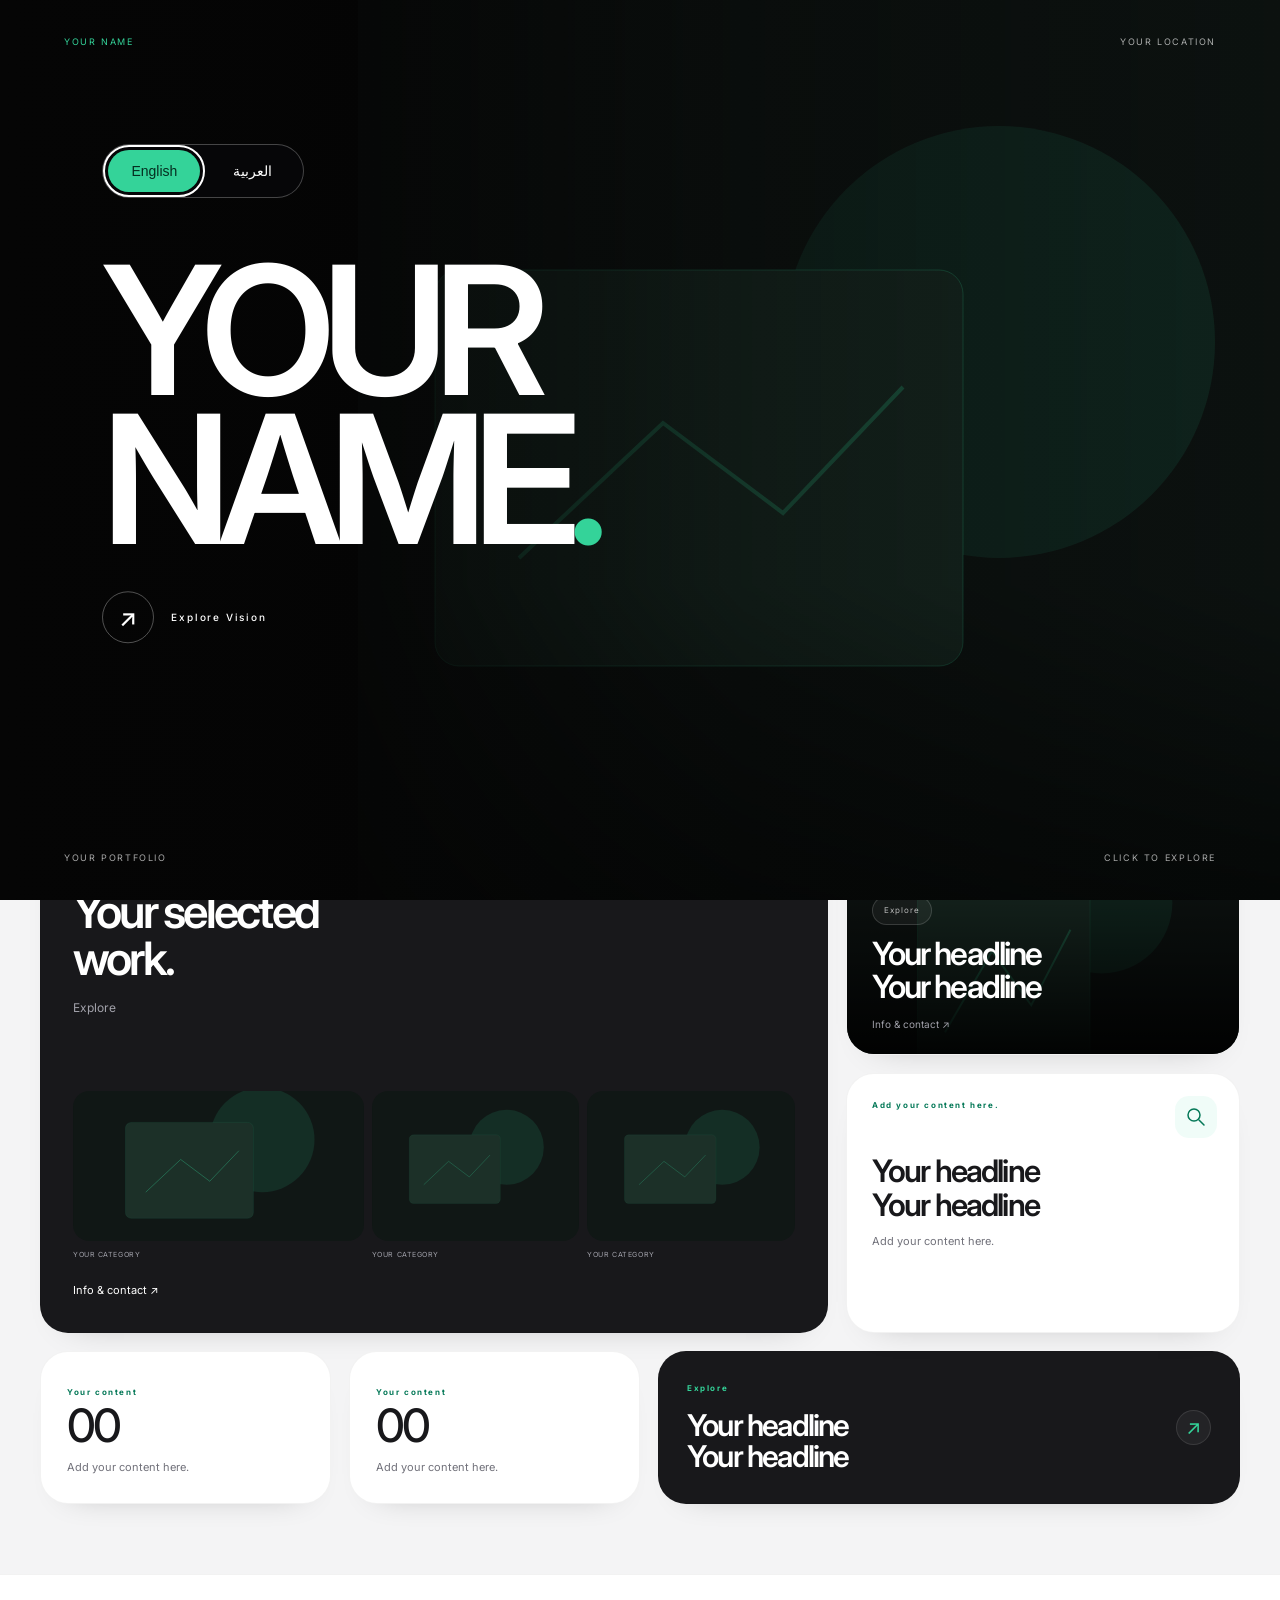
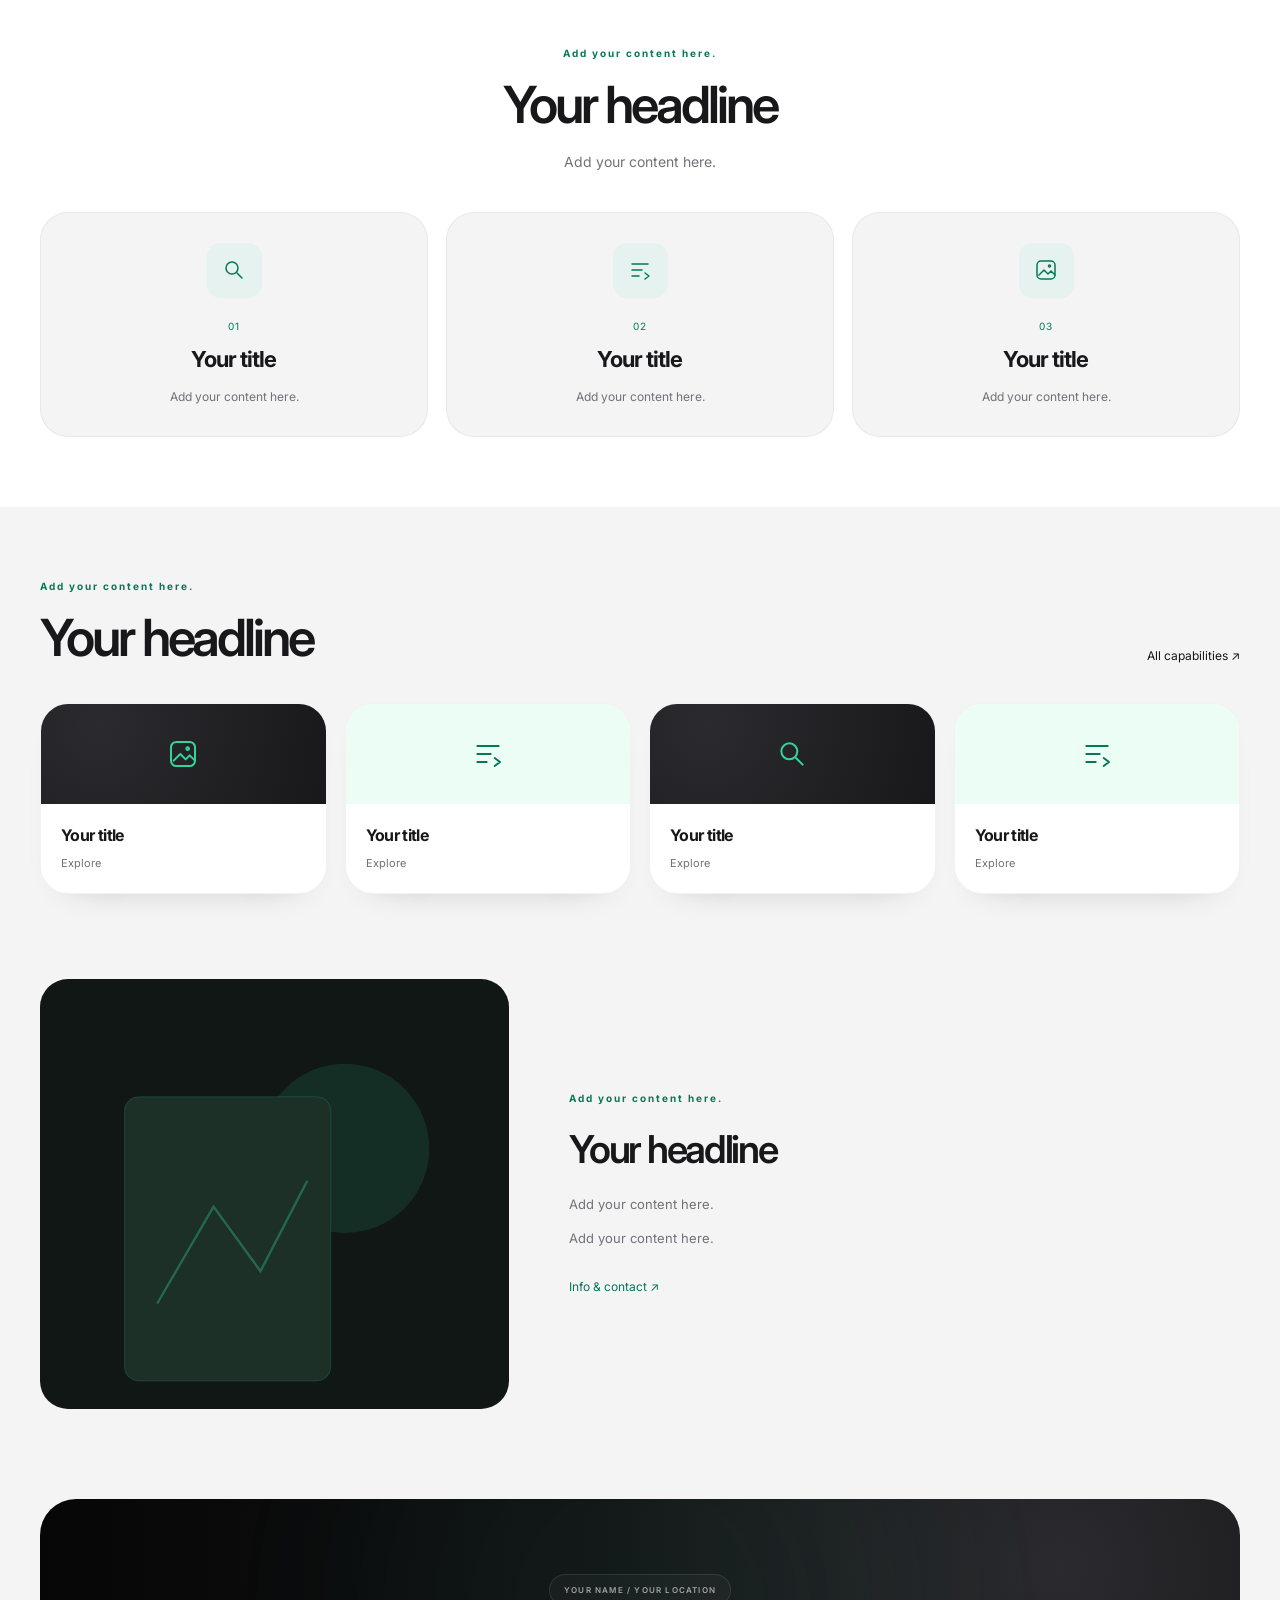
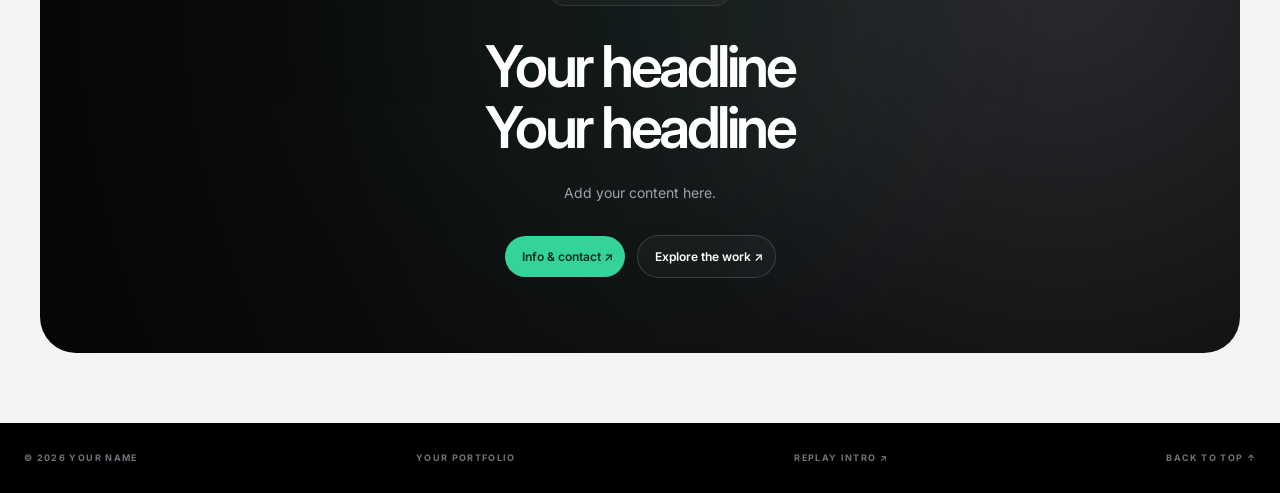
<file: index.html>
<!DOCTYPE html>

<html lang="en"><head><meta charset="utf-8"/><meta content="width=device-width,initial-scale=1" name="viewport"/><meta content="A bilingual portfolio template. Add your own content." name="description"/><meta content="index, follow" name="robots"/><meta content="#000000" name="theme-color"/><link href="assets/favicon.svg" rel="icon" type="image/svg+xml"/><title>Your portfolio</title><link href="https://fonts.googleapis.com" rel="preconnect"/><link crossorigin="" href="https://fonts.gstatic.com" rel="preconnect"/><link href="https://fonts.googleapis.com/css2?family=Inter:wght@300;400;500;600;700&amp;display=swap" rel="stylesheet"/><link href="styles.css" rel="stylesheet"/><link href="language.css" rel="stylesheet"/><link href="index.html" hreflang="en" rel="alternate"/><link href="index-ar.html" hreflang="ar" rel="alternate"/></head><body><a class="skip" href="#main">Skip to content</a><div class="grain"></div><header><nav><a class="logo" href="index.html">YN<span>·</span></a><div class="links"><a href="work.html">Work</a><a href="info.html">Info</a></div><div class="social-mini"><a aria-disabled="true" aria-label="Facebook" data-placeholder="link" href="#"><svg aria-hidden="true" focusable="false" viewbox="0 0 24 24"><path d="M14 21v-8h3l.5-4H14V7c0-1.1.3-2 2-2h2V1.4A26 26 0 0 0 15 1c-3 0-5 1.8-5 5v3H7v4h3v8z"></path></svg></a><a aria-disabled="true" aria-label="Instagram" data-placeholder="link" href="#"><svg aria-hidden="true" focusable="false" viewbox="0 0 24 24"><rect fill="none" height="18" rx="5" stroke="currentColor" stroke-width="2" width="18" x="3" y="3"></rect><circle cx="12" cy="12" fill="none" r="4" stroke="currentColor" stroke-width="2"></circle><circle cx="17.5" cy="6.5" r="1.2"></circle></svg></a><a aria-disabled="true" aria-label="X" data-placeholder="link" href="#"><svg aria-hidden="true" focusable="false" viewbox="0 0 24 24"><path d="M18.9 2H22l-6.8 7.8L23.2 22h-6.3L12 14.6 5.5 22H2.3l7.8-9L2 2h6.5l4.4 6.7L18.9 2zm-1.1 18h1.7L7.5 4H5.7z"></path></svg></a><a aria-disabled="true" aria-label="TikTok" data-placeholder="link" href="#"><svg aria-hidden="true" focusable="false" viewbox="0 0 24 24"><path d="M15 2h3c.3 2.4 1.6 3.9 4 4.2v3a8 8 0 0 1-4-1.2v7.6a6.4 6.4 0 1 1-5.5-6.3v3.2a3.2 3.2 0 1 0 2.5 3.1z"></path></svg></a></div><a aria-label="التبديل إلى العربية" class="language-link" dir="rtl" href="index-ar.html" lang="ar">العربية</a><a class="pill light" href="info.html#contact">Let’s talk <b>↗</b></a><button aria-expanded="false" aria-label="Open navigation" class="menu">☰</button></nav><div class="mobile-links"><a href="index.html">Home</a><a href="work.html">Work</a><a href="info.html">Info &amp; contact</a><a href="index-ar.html" lang="ar">العربية</a></div></header><dialog aria-label="Enter your portfolio" class="entry-screen" dir="ltr" lang="en"><img alt="Image placeholder" class="entry-image" fetchpriority="high" src="assets/placeholder.svg"/><div class="entry-shade"></div><div class="entry-top"><span>YOUR NAME</span><span>YOUR LOCATION</span></div><button aria-label="Explore Vision" class="entry-button" type="button"><span class="entry-name"><span>YOUR</span><span>NAME.</span></span><span class="entry-action"><span aria-hidden="true" class="entry-circle">↗</span><span>Explore Vision</span></span></button><div class="entry-bottom"><span>YOUR PORTFOLIO</span><span>CLICK TO EXPLORE</span></div><div aria-label="اختر اللغة / Choose language" class="entry-language" dir="ltr" role="group"><button aria-pressed="true" data-language="en" lang="en" type="button">English</button><button aria-pressed="false" data-language="ar" lang="ar" type="button">العربية</button></div></dialog><main class="home-page" id="main"><section class="home-hero dark-zone" id="top"><div class="home-glow"></div><div class="home-sticker sticker-left"><span class="sticker-icon"><svg aria-hidden="true" viewbox="0 0 24 24"><circle cx="10" cy="10" r="6"></circle><path d="m15 15 5 5"></path></svg></span><span>Your skill</span></div><div class="home-sticker sticker-right"><span class="sticker-icon"><svg aria-hidden="true" viewbox="0 0 24 24"><path d="M4 6h16M4 12h10M4 18h7m6-3 4 3-4 3"></path></svg></span><span>Your skill</span></div><div class="home-hero-copy"><p class="home-eyebrow">YOUR NAME / YOUR LOCATION</p><h1>Your headline,<br/><i>your vision.</i></h1><p class="home-description">Add your content here.</p><div class="home-actions"><a class="pill accent" href="work.html">Explore the work ↗</a><a class="pill home-secondary" href="info.html">Info &amp; contact ↗</a></div></div><p class="home-scroll">SCROLL TO EXPLORE ↓</p></section>
<section aria-label="Portfolio at a glance" class="home-collection light-zone"><div class="home-bento"><a class="home-tile home-feature" href="work.html"><div class="home-tile-top"><span class="home-chip">Explore</span><span aria-hidden="true" class="tile-arrow">↗</span></div><h2>Your selected<br/>work.</h2><p>Explore</p><div class="home-preview"><img alt="Image placeholder" loading="lazy" src="assets/placeholder.svg"/><img alt="Image placeholder" loading="lazy" src="assets/placeholder.svg"/><img alt="Image placeholder" loading="lazy" src="assets/placeholder.svg"/><span>YOUR CATEGORY</span><span>YOUR CATEGORY</span><span>YOUR CATEGORY</span></div><span class="home-tile-link">Info &amp; contact ↗</span></a><a class="home-tile home-portrait" href="info.html"><img alt="Image placeholder" loading="lazy" src="assets/portrait-placeholder.svg"/><div><span class="home-chip">Explore</span><h2>Your headline<br/>Your headline</h2><span class="home-tile-link">Info &amp; contact ↗</span></div></a><div class="home-tile home-method"><span class="sticker-icon"><svg aria-hidden="true" viewbox="0 0 24 24"><circle cx="10" cy="10" r="6"></circle><path d="m15 15 5 5"></path></svg></span><p class="label dark">Add your content here.</p><h2>Your headline<br/>Your headline</h2><p>Add your content here.</p></div></div><div class="home-mini-grid"><div class="home-tile home-mini"><span class="label dark">Your content</span><strong>00</strong><p>Add your content here.</p></div><div class="home-tile home-mini"><span class="label dark">Your content</span><strong>00</strong><p>Add your content here.</p></div><a class="home-tile home-link-tile" href="info.html#expertise"><div><p class="label">Explore</p><h2>Your headline<br/>Your headline</h2></div><span aria-hidden="true" class="tile-arrow">↗</span></a></div></section>
<section class="home-process light-zone" id="method"><div class="home-section-heading"><p class="label dark">Add your content here.</p><h2>Your headline</h2><p>Add your content here.</p></div><div class="home-process-grid"><article class="home-tile"><span class="sticker-icon"><svg aria-hidden="true" viewbox="0 0 24 24"><circle cx="10" cy="10" r="6"></circle><path d="m15 15 5 5"></path></svg></span><span class="process-number">01</span><h3>Your title</h3><p>Add your content here.</p></article><article class="home-tile"><span class="sticker-icon"><svg aria-hidden="true" viewbox="0 0 24 24"><path d="M4 6h16M4 12h10M4 18h7m6-3 4 3-4 3"></path></svg></span><span class="process-number">02</span><h3>Your title</h3><p>Add your content here.</p></article><article class="home-tile"><span class="sticker-icon"><svg aria-hidden="true" viewbox="0 0 24 24"><rect height="18" rx="4" width="18" x="3" y="3"></rect><path d="m5 17 5-5 4 4 3-3 4 4"></path><circle cx="15.5" cy="8" r="1"></circle></svg></span><span class="process-number">03</span><h3>Your title</h3><p>Add your content here.</p></article></div></section>
<section class="home-practice light-zone"><div class="home-section-heading practice-heading"><div><p class="label dark">Add your content here.</p><h2>Your headline</h2></div><a href="info.html#expertise">All capabilities ↗</a></div><div class="practice-grid"><a class="home-tile practice-card" href="info.html#expertise"><div><svg aria-hidden="true" viewbox="0 0 24 24"><rect height="18" rx="4" width="18" x="3" y="3"></rect><path d="m5 17 5-5 4 4 3-3 4 4"></path><circle cx="15.5" cy="8" r="1"></circle></svg></div><h3>Your title</h3><p>Explore</p></a><a class="home-tile practice-card" href="info.html#expertise"><div><svg aria-hidden="true" viewbox="0 0 24 24"><path d="M4 6h16M4 12h10M4 18h7m6-3 4 3-4 3"></path></svg></div><h3>Your title</h3><p>Explore</p></a><a class="home-tile practice-card" href="info.html#expertise"><div><svg aria-hidden="true" viewbox="0 0 24 24"><circle cx="10" cy="10" r="6"></circle><path d="m15 15 5 5"></path></svg></div><h3>Your title</h3><p>Explore</p></a><a class="home-tile practice-card" href="info.html#expertise"><div><svg aria-hidden="true" viewbox="0 0 24 24"><path d="M4 6h16M4 12h10M4 18h7m6-3 4 3-4 3"></path></svg></div><h3>Your title</h3><p>Explore</p></a></div></section>
<section class="home-identity light-zone"><div class="home-identity-image"><img alt="Image placeholder" loading="lazy" src="assets/portrait-placeholder.svg"/></div><div><p class="label dark">Add your content here.</p><h2>Your headline</h2><p>Add your content here.</p><p>Add your content here.</p><a class="home-text-link" href="info.html">Info &amp; contact ↗</a></div></section>
<section class="home-contact-wrap light-zone"><div class="home-contact dark-zone"><div class="home-glow"></div><p class="home-eyebrow">YOUR NAME / YOUR LOCATION</p><h2>Your headline<br/>Your headline</h2><p>Add your content here.</p><div class="home-actions"><a class="pill accent" href="info.html#contact">Info &amp; contact ↗</a><a class="pill home-secondary" href="work.html">Explore the work ↗</a></div></div></section></main><footer><span>© <span id="year"></span> YOUR NAME</span><span>YOUR PORTFOLIO</span><button class="replay-intro" type="button">REPLAY INTRO ↗</button><a href="#top">BACK TO TOP ↑</a></footer><script src="script.js"></script><script src="entry.js"></script></body></html>
</file>
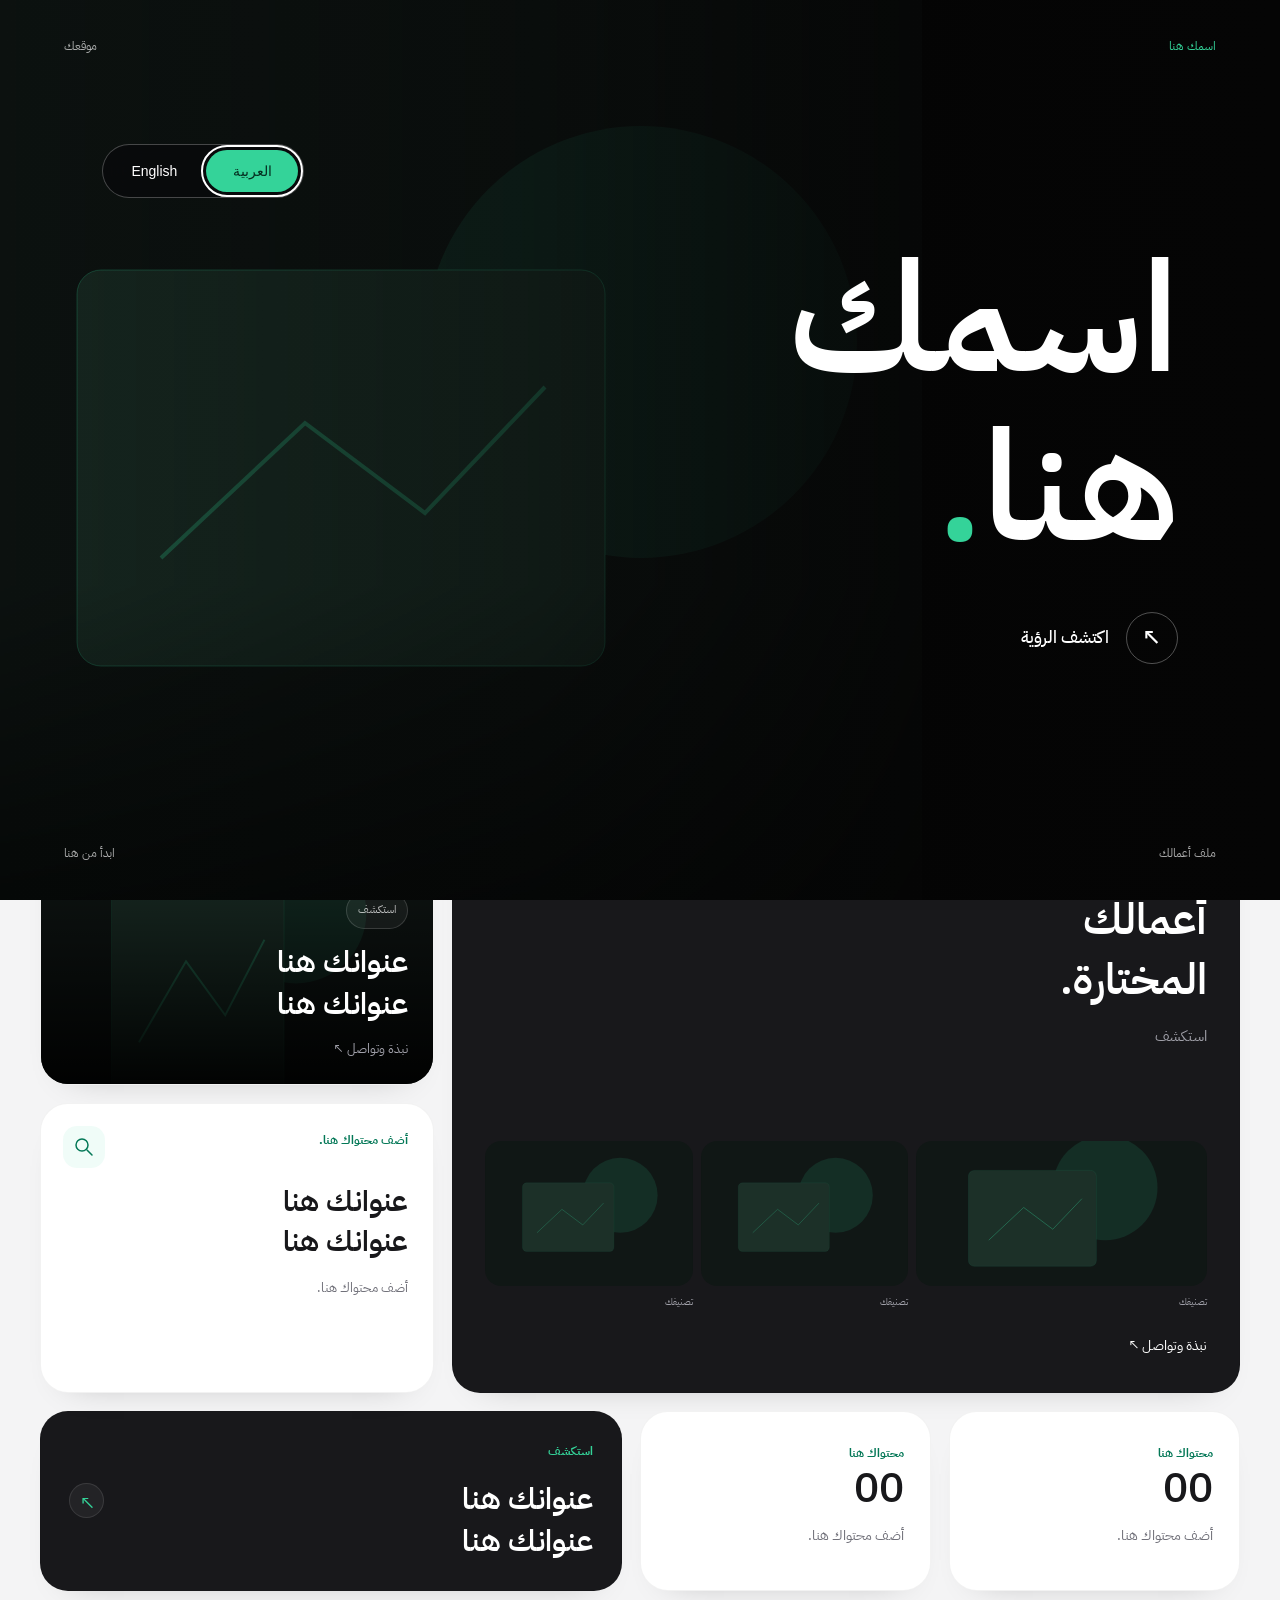
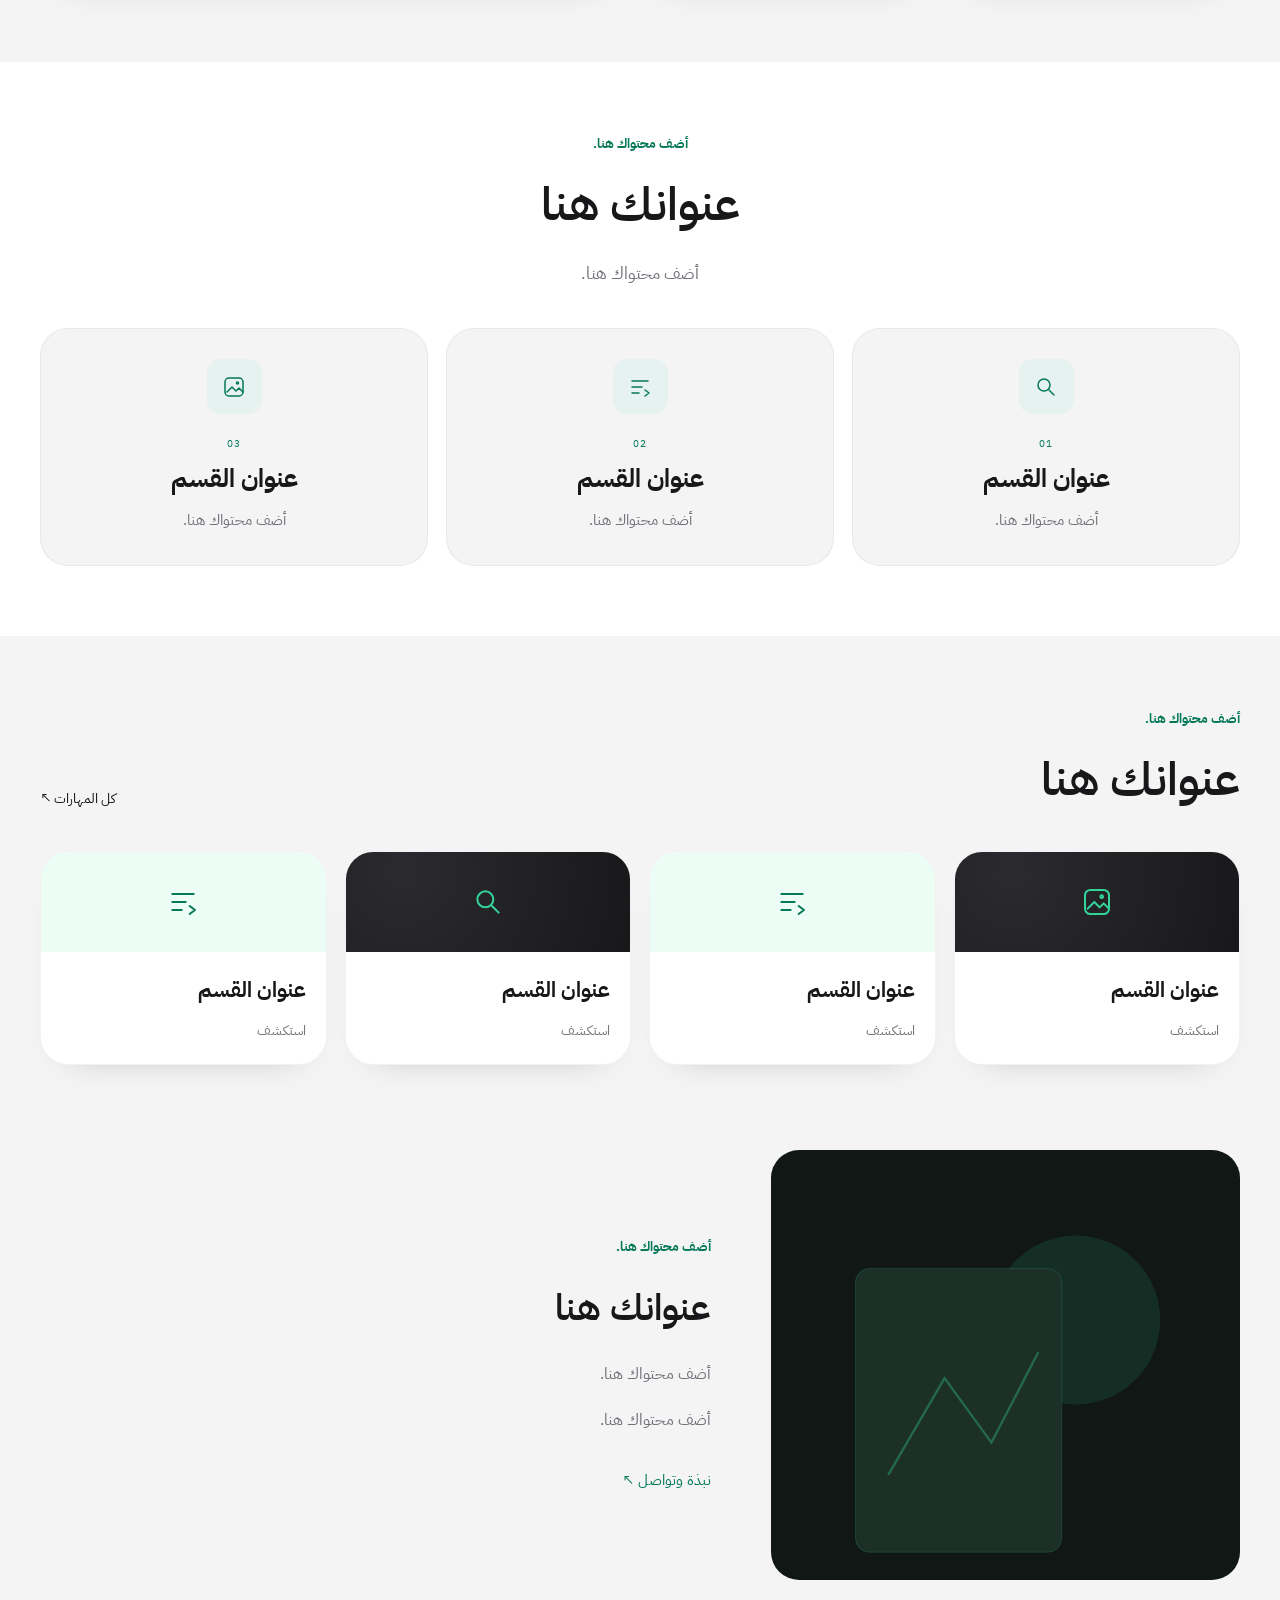
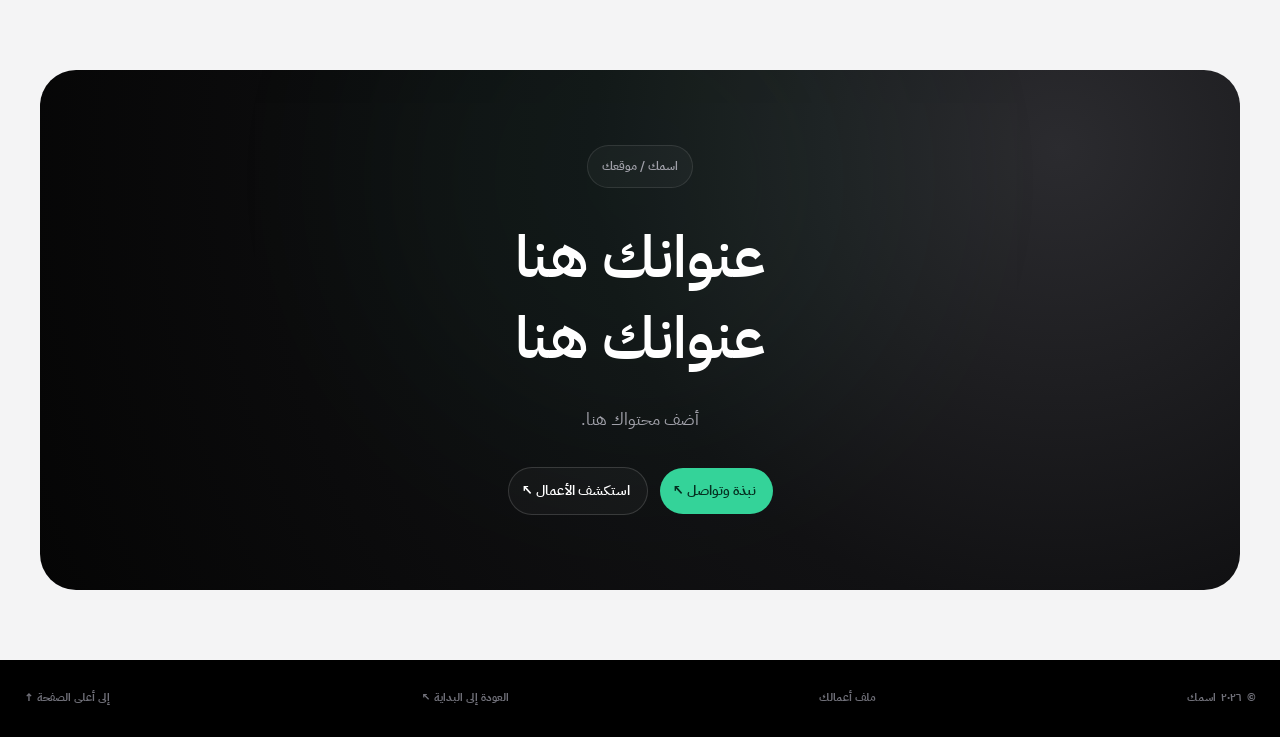
<file: index-ar.html>
<!DOCTYPE html>

<html dir="rtl" lang="ar"><head><meta charset="utf-8"/><meta content="width=device-width,initial-scale=1" name="viewport"/><meta content="قالب ملف أعمال باللغتين. أضف محتواك هنا." name="description"/><meta content="index, follow" name="robots"/><meta content="#000000" name="theme-color"/><link href="assets/favicon.svg" rel="icon" type="image/svg+xml"/><title>ملف أعمالك</title><link href="https://fonts.googleapis.com" rel="preconnect"/><link crossorigin="" href="https://fonts.gstatic.com" rel="preconnect"/><link href="https://fonts.googleapis.com/css2?family=Inter:wght@300;400;500;600;700&amp;display=swap" rel="stylesheet"/><link href="styles.css" rel="stylesheet"/><link href="arabic.css" rel="stylesheet"/><link href="index.html" hreflang="en" rel="alternate"/><link href="index-ar.html" hreflang="ar" rel="alternate"/></head><body><a class="skip" href="#main">انتقل إلى المحتوى</a><div class="grain"></div><header><nav><a class="logo" dir="ltr" href="index-ar.html">YN<span>·</span></a><div class="links"><a href="work-ar.html">الأعمال</a><a href="info-ar.html">عنّي</a></div><div class="social-mini"><a aria-disabled="true" aria-label="فيسبوك" data-placeholder="link" href="#"><svg aria-hidden="true" focusable="false" viewbox="0 0 24 24"><path d="M14 21v-8h3l.5-4H14V7c0-1.1.3-2 2-2h2V1.4A26 26 0 0 0 15 1c-3 0-5 1.8-5 5v3H7v4h3v8z"></path></svg></a><a aria-disabled="true" aria-label="إنستغرام" data-placeholder="link" href="#"><svg aria-hidden="true" focusable="false" viewbox="0 0 24 24"><rect fill="none" height="18" rx="5" stroke="currentColor" stroke-width="2" width="18" x="3" y="3"></rect><circle cx="12" cy="12" fill="none" r="4" stroke="currentColor" stroke-width="2"></circle><circle cx="17.5" cy="6.5" r="1.2"></circle></svg></a><a aria-disabled="true" aria-label="X" data-placeholder="link" href="#"><svg aria-hidden="true" focusable="false" viewbox="0 0 24 24"><path d="M18.9 2H22l-6.8 7.8L23.2 22h-6.3L12 14.6 5.5 22H2.3l7.8-9L2 2h6.5l4.4 6.7L18.9 2zm-1.1 18h1.7L7.5 4H5.7z"></path></svg></a><a aria-disabled="true" aria-label="تيك توك" data-placeholder="link" href="#"><svg aria-hidden="true" focusable="false" viewbox="0 0 24 24"><path d="M15 2h3c.3 2.4 1.6 3.9 4 4.2v3a8 8 0 0 1-4-1.2v7.6a6.4 6.4 0 1 1-5.5-6.3v3.2a3.2 3.2 0 1 0 2.5 3.1z"></path></svg></a></div><a aria-label="Switch to English" class="language-link" dir="ltr" href="index.html" lang="en">EN</a><a class="pill light" href="info-ar.html#contact">لنتحدث <b>↖</b></a><button aria-expanded="false" aria-label="افتح القائمة" class="menu">☰</button></nav><div class="mobile-links"><a href="index-ar.html">الرئيسية</a><a href="work-ar.html">الأعمال</a><a href="info-ar.html">عنّي والتواصل</a><a href="index.html" lang="en">English</a></div></header><dialog aria-label="ادخل إلى ملف أعمالك" class="entry-screen" dir="rtl" lang="ar"><img alt="مساحة للصورة" class="entry-image" fetchpriority="high" src="assets/placeholder.svg"/><div class="entry-shade"></div><div class="entry-top"><span>اسمك</span><span>موقعك</span></div><button aria-label="اكتشف الرؤية" class="entry-button" type="button"><span class="entry-name"><span>اسمك</span><span>هنا.</span></span><span class="entry-action"><span aria-hidden="true" class="entry-circle">↖</span><span>اكتشف الرؤية</span></span></button><div class="entry-bottom"><span>ملف أعمالك</span><span>ابدأ من هنا</span></div><div aria-label="اختر اللغة / Choose language" class="entry-language" dir="ltr" role="group"><button aria-pressed="false" data-language="en" lang="en" type="button">English</button><button aria-pressed="true" data-language="ar" lang="ar" type="button">العربية</button></div></dialog><main class="home-page" id="main"><section class="home-hero dark-zone" id="top"><div class="home-glow"></div><div class="home-sticker sticker-left"><span class="sticker-icon"><svg aria-hidden="true" viewbox="0 0 24 24"><circle cx="10" cy="10" r="6"></circle><path d="m15 15 5 5"></path></svg></span><span>مهارتك</span></div><div class="home-sticker sticker-right"><span class="sticker-icon"><svg aria-hidden="true" viewbox="0 0 24 24"><path d="M4 6h16M4 12h10M4 18h7m6-3 4 3-4 3"></path></svg></span><span>مهارتك</span></div><div class="home-hero-copy"><p class="home-eyebrow">اسمك / موقعك</p><h1>عنوانك هنا،<br/><i>ورؤيتك.</i></h1><p class="home-description">أضف محتواك هنا.</p><div class="home-actions"><a class="pill accent" href="work-ar.html">استكشف الأعمال ↖</a><a class="pill home-secondary" href="info-ar.html">نبذة وتواصل ↖</a></div></div><p class="home-scroll">مرر للاستكشاف ↓</p></section>
<section aria-label="نظرة على أعمالي" class="home-collection light-zone"><div class="home-bento"><a class="home-tile home-feature" href="work-ar.html"><div class="home-tile-top"><span class="home-chip">استكشف</span><span aria-hidden="true" class="tile-arrow">↖</span></div><h2>أعمالك<br/>المختارة.</h2><p>استكشف</p><div class="home-preview"><img alt="مساحة للصورة" loading="lazy" src="assets/placeholder.svg"/><img alt="مساحة للصورة" loading="lazy" src="assets/placeholder.svg"/><img alt="مساحة للصورة" loading="lazy" src="assets/placeholder.svg"/><span>تصنيفك</span><span>تصنيفك</span><span>تصنيفك</span></div><span class="home-tile-link">نبذة وتواصل ↖</span></a><a class="home-tile home-portrait" href="info-ar.html"><img alt="مساحة للصورة" loading="lazy" src="assets/portrait-placeholder.svg"/><div><span class="home-chip">استكشف</span><h2>عنوانك هنا<br/>عنوانك هنا</h2><span class="home-tile-link">نبذة وتواصل ↖</span></div></a><div class="home-tile home-method"><span class="sticker-icon"><svg aria-hidden="true" viewbox="0 0 24 24"><circle cx="10" cy="10" r="6"></circle><path d="m15 15 5 5"></path></svg></span><p class="label dark">أضف محتواك هنا.</p><h2>عنوانك هنا<br/>عنوانك هنا</h2><p>أضف محتواك هنا.</p></div></div><div class="home-mini-grid"><div class="home-tile home-mini"><span class="label dark">محتواك هنا</span><strong>00</strong><p>أضف محتواك هنا.</p></div><div class="home-tile home-mini"><span class="label dark">محتواك هنا</span><strong>00</strong><p>أضف محتواك هنا.</p></div><a class="home-tile home-link-tile" href="info-ar.html#expertise"><div><p class="label">استكشف</p><h2>عنوانك هنا<br/>عنوانك هنا</h2></div><span aria-hidden="true" class="tile-arrow">↖</span></a></div></section>
<section class="home-process light-zone" id="method"><div class="home-section-heading"><p class="label dark">أضف محتواك هنا.</p><h2>عنوانك هنا</h2><p>أضف محتواك هنا.</p></div><div class="home-process-grid"><article class="home-tile"><span class="sticker-icon"><svg aria-hidden="true" viewbox="0 0 24 24"><circle cx="10" cy="10" r="6"></circle><path d="m15 15 5 5"></path></svg></span><span class="process-number">01</span><h3>عنوان القسم</h3><p>أضف محتواك هنا.</p></article><article class="home-tile"><span class="sticker-icon"><svg aria-hidden="true" viewbox="0 0 24 24"><path d="M4 6h16M4 12h10M4 18h7m6-3 4 3-4 3"></path></svg></span><span class="process-number">02</span><h3>عنوان القسم</h3><p>أضف محتواك هنا.</p></article><article class="home-tile"><span class="sticker-icon"><svg aria-hidden="true" viewbox="0 0 24 24"><rect height="18" rx="4" width="18" x="3" y="3"></rect><path d="m5 17 5-5 4 4 3-3 4 4"></path><circle cx="15.5" cy="8" r="1"></circle></svg></span><span class="process-number">03</span><h3>عنوان القسم</h3><p>أضف محتواك هنا.</p></article></div></section>
<section class="home-practice light-zone"><div class="home-section-heading practice-heading"><div><p class="label dark">أضف محتواك هنا.</p><h2>عنوانك هنا</h2></div><a href="info-ar.html#expertise">كل المهارات ↖</a></div><div class="practice-grid"><a class="home-tile practice-card" href="info-ar.html#expertise"><div><svg aria-hidden="true" viewbox="0 0 24 24"><rect height="18" rx="4" width="18" x="3" y="3"></rect><path d="m5 17 5-5 4 4 3-3 4 4"></path><circle cx="15.5" cy="8" r="1"></circle></svg></div><h3>عنوان القسم</h3><p>استكشف</p></a><a class="home-tile practice-card" href="info-ar.html#expertise"><div><svg aria-hidden="true" viewbox="0 0 24 24"><path d="M4 6h16M4 12h10M4 18h7m6-3 4 3-4 3"></path></svg></div><h3>عنوان القسم</h3><p>استكشف</p></a><a class="home-tile practice-card" href="info-ar.html#expertise"><div><svg aria-hidden="true" viewbox="0 0 24 24"><circle cx="10" cy="10" r="6"></circle><path d="m15 15 5 5"></path></svg></div><h3>عنوان القسم</h3><p>استكشف</p></a><a class="home-tile practice-card" href="info-ar.html#expertise"><div><svg aria-hidden="true" viewbox="0 0 24 24"><path d="M4 6h16M4 12h10M4 18h7m6-3 4 3-4 3"></path></svg></div><h3>عنوان القسم</h3><p>استكشف</p></a></div></section>
<section class="home-identity light-zone"><div class="home-identity-image"><img alt="مساحة للصورة" loading="lazy" src="assets/portrait-placeholder.svg"/></div><div><p class="label dark">أضف محتواك هنا.</p><h2>عنوانك هنا</h2><p>أضف محتواك هنا.</p><p>أضف محتواك هنا.</p><a class="home-text-link" href="info-ar.html">نبذة وتواصل ↖</a></div></section>
<section class="home-contact-wrap light-zone"><div class="home-contact dark-zone"><div class="home-glow"></div><p class="home-eyebrow">اسمك / موقعك</p><h2>عنوانك هنا<br/>عنوانك هنا</h2><p>أضف محتواك هنا.</p><div class="home-actions"><a class="pill accent" href="info-ar.html#contact">نبذة وتواصل ↖</a><a class="pill home-secondary" href="work-ar.html">استكشف الأعمال ↖</a></div></div></section></main><footer><span>© <span id="year"></span> اسمك</span><span>ملف أعمالك</span><button class="replay-intro" type="button">العودة إلى البداية ↖</button><a href="#top">إلى أعلى الصفحة ↑</a></footer><script src="script.js"></script><script src="entry.js"></script><script src="locale-ar.js"></script></body></html>
</file>
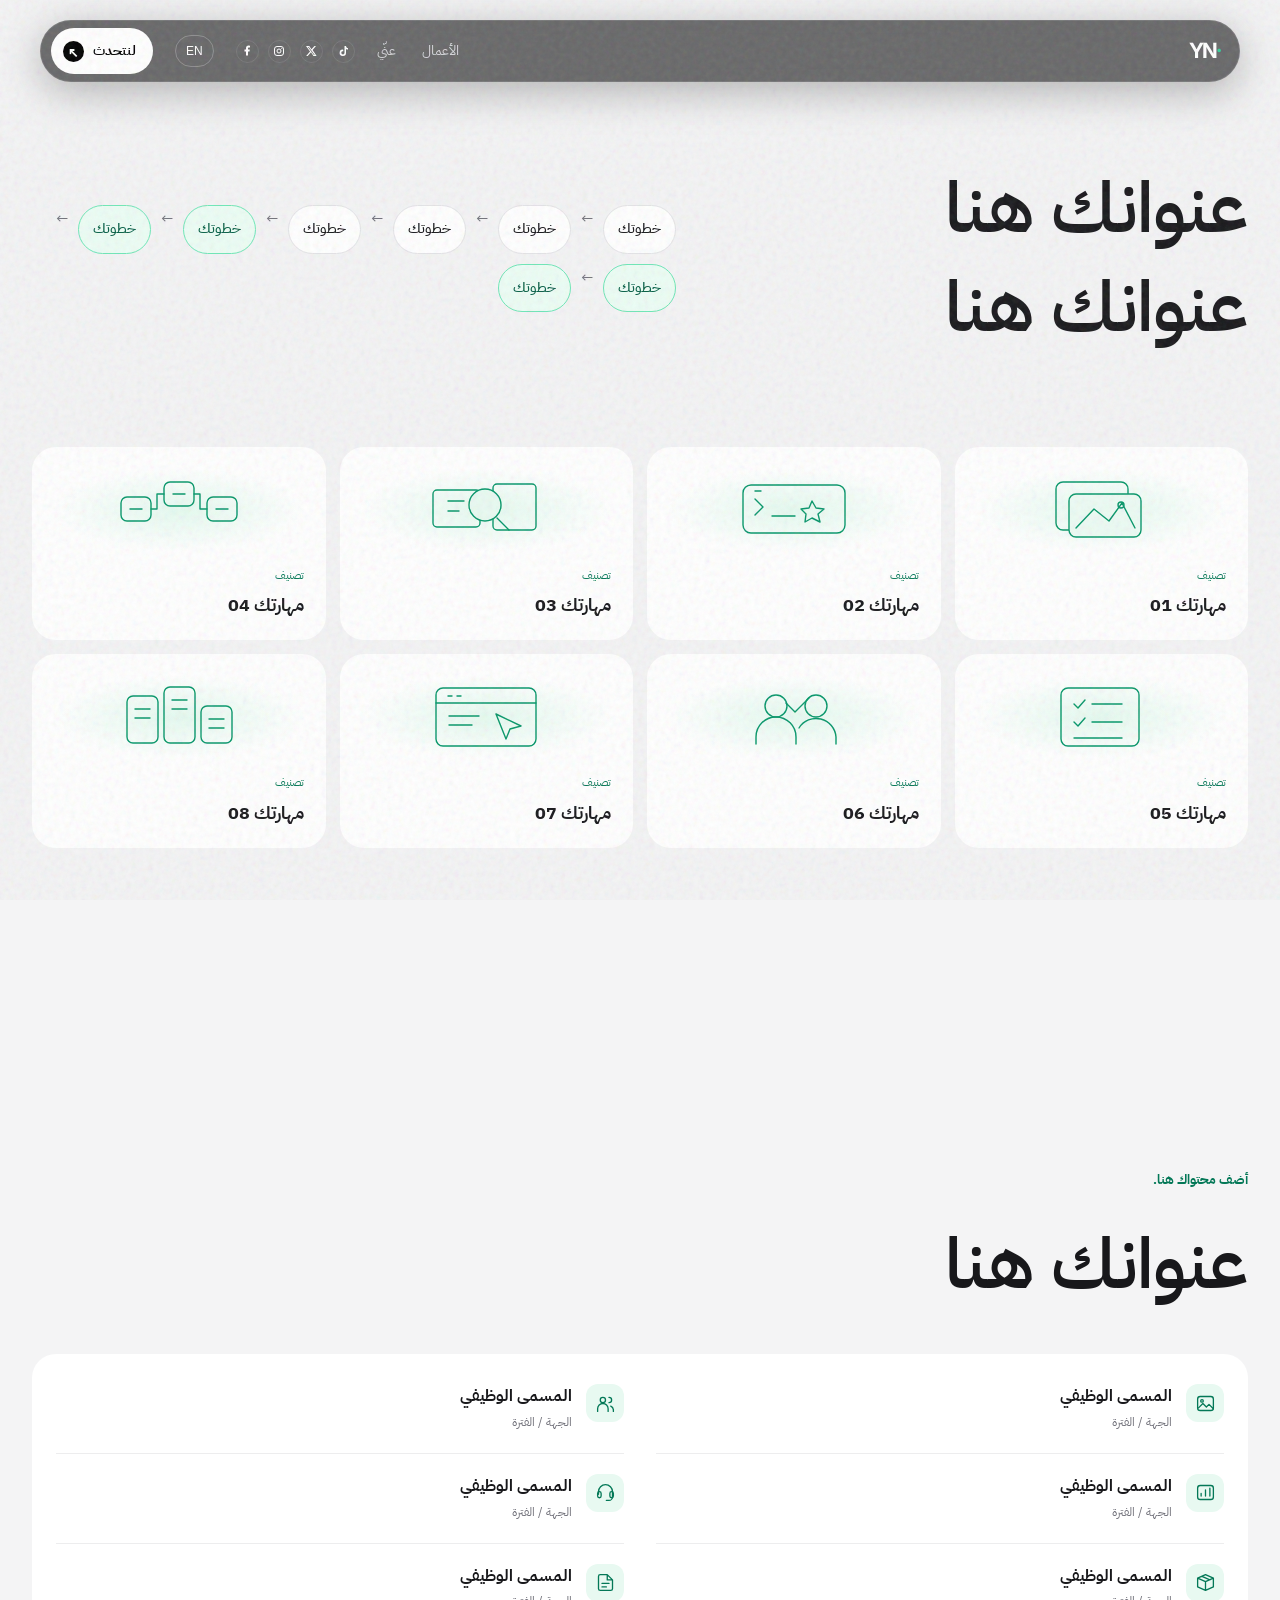
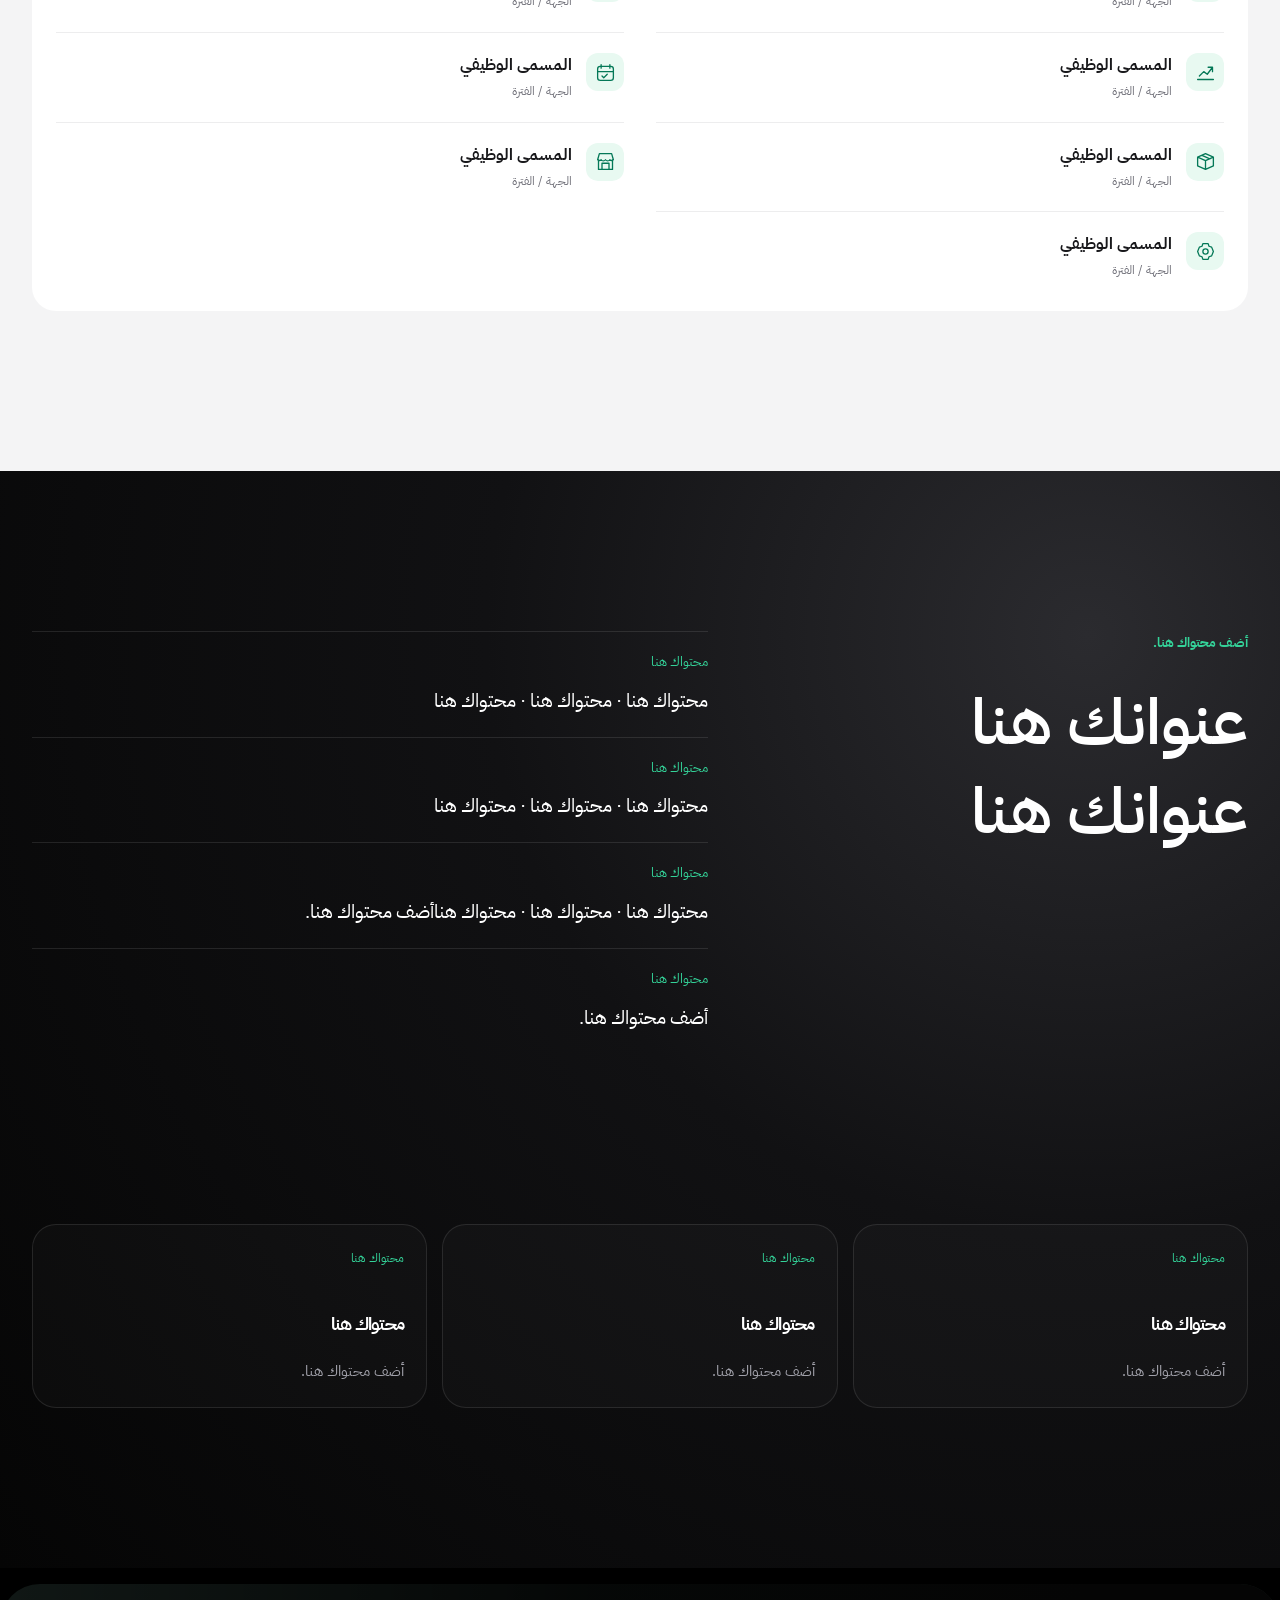
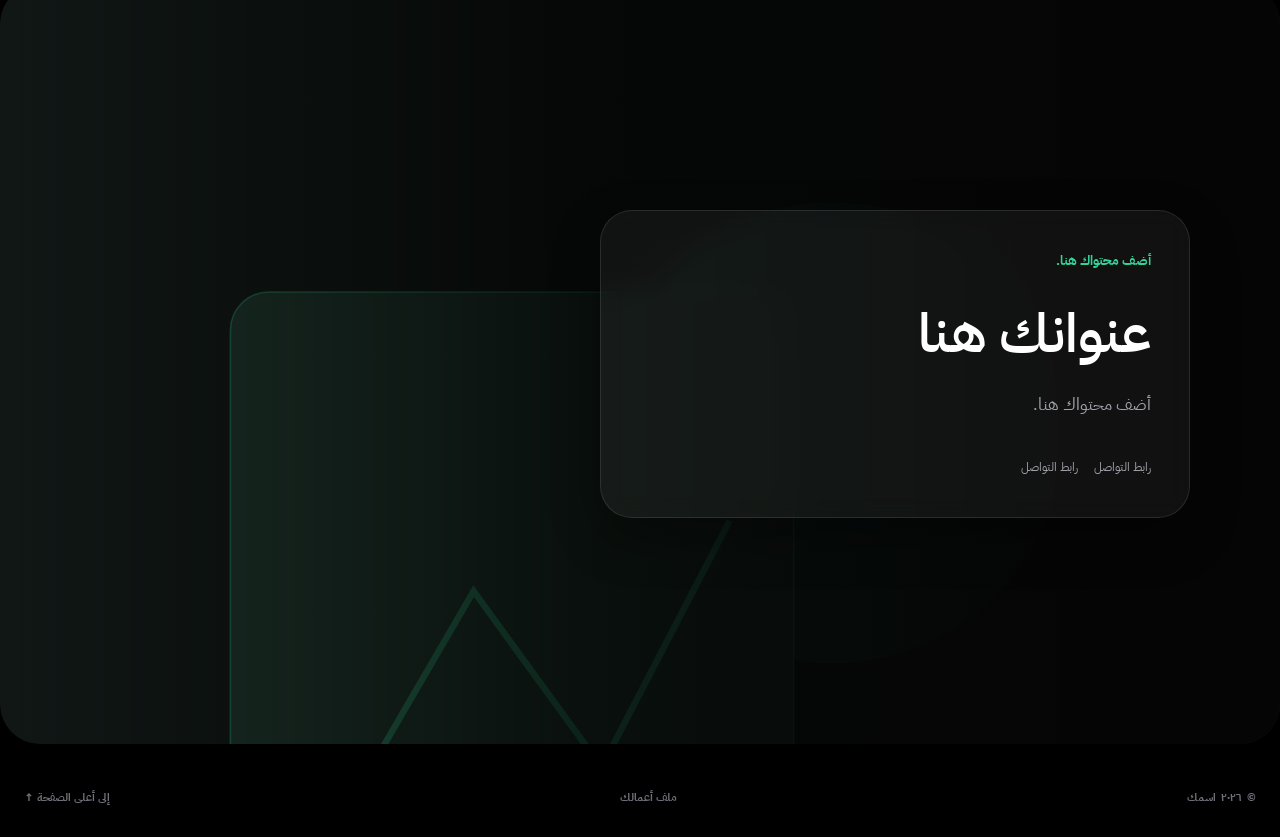
<file: info-ar.html>
<!DOCTYPE html>

<html dir="rtl" lang="ar"><head><meta charset="utf-8"/><meta content="width=device-width,initial-scale=1" name="viewport"/><meta content="قالب ملف أعمال باللغتين. أضف محتواك هنا." name="description"/><meta content="index, follow" name="robots"/><meta content="#000000" name="theme-color"/><link href="assets/favicon.svg" rel="icon" type="image/svg+xml"/><title>ملف أعمالك</title><link href="https://fonts.googleapis.com" rel="preconnect"/><link crossorigin="" href="https://fonts.gstatic.com" rel="preconnect"/><link href="https://fonts.googleapis.com/css2?family=Inter:wght@300;400;500;600;700&amp;display=swap" rel="stylesheet"/><link href="styles.css" rel="stylesheet"/><link href="arabic.css" rel="stylesheet"/><link href="info.html" hreflang="en" rel="alternate"/><link href="info-ar.html" hreflang="ar" rel="alternate"/><link href="info-cards.css" rel="stylesheet"/></head><body><a class="skip" href="#main">انتقل إلى المحتوى</a><div class="grain"></div><header id="top"><nav><a class="logo" dir="ltr" href="index-ar.html">YN<span>·</span></a><div class="links"><a href="work-ar.html">الأعمال</a><a href="info-ar.html">عنّي</a></div><div class="social-mini"><a aria-disabled="true" aria-label="فيسبوك" data-placeholder="link" href="#"><svg aria-hidden="true" focusable="false" viewbox="0 0 24 24"><path d="M14 21v-8h3l.5-4H14V7c0-1.1.3-2 2-2h2V1.4A26 26 0 0 0 15 1c-3 0-5 1.8-5 5v3H7v4h3v8z"></path></svg></a><a aria-disabled="true" aria-label="إنستغرام" data-placeholder="link" href="#"><svg aria-hidden="true" focusable="false" viewbox="0 0 24 24"><rect fill="none" height="18" rx="5" stroke="currentColor" stroke-width="2" width="18" x="3" y="3"></rect><circle cx="12" cy="12" fill="none" r="4" stroke="currentColor" stroke-width="2"></circle><circle cx="17.5" cy="6.5" r="1.2"></circle></svg></a><a aria-disabled="true" aria-label="X" data-placeholder="link" href="#"><svg aria-hidden="true" focusable="false" viewbox="0 0 24 24"><path d="M18.9 2H22l-6.8 7.8L23.2 22h-6.3L12 14.6 5.5 22H2.3l7.8-9L2 2h6.5l4.4 6.7L18.9 2zm-1.1 18h1.7L7.5 4H5.7z"></path></svg></a><a aria-disabled="true" aria-label="تيك توك" data-placeholder="link" href="#"><svg aria-hidden="true" focusable="false" viewbox="0 0 24 24"><path d="M15 2h3c.3 2.4 1.6 3.9 4 4.2v3a8 8 0 0 1-4-1.2v7.6a6.4 6.4 0 1 1-5.5-6.3v3.2a3.2 3.2 0 1 0 2.5 3.1z"></path></svg></a></div><a aria-label="Switch to English" class="language-link" dir="ltr" href="info.html" lang="en">EN</a><a class="pill light" href="info-ar.html#contact">لنتحدث <b>↖</b></a><button aria-expanded="false" aria-label="افتح القائمة" class="menu">☰</button></nav><div class="mobile-links"><a href="index-ar.html">الرئيسية</a><a href="work-ar.html">الأعمال</a><a href="info-ar.html">عنّي والتواصل</a><a href="info.html" lang="en">English</a></div></header><main id="main">
<section class="chapter light-zone transform expertise" id="expertise"><div><h2>عنوانك هنا<br/>عنوانك هنا</h2></div><div class="workflow reveal"><span>خطوتك</span><i>←</i><span>خطوتك</span><i>←</i><span>خطوتك</span><i>←</i><span>خطوتك</span><i>←</i><b>خطوتك</b><i>←</i><b>خطوتك</b><i>←</i><b>خطوتك</b><i>←</i><b>خطوتك</b></div><div class="skill-grid"><article><div class="skill-illustration"><svg aria-hidden="true" focusable="false" viewbox="0 0 140 75"><rect height="48" rx="7" width="72" x="25" y="10"></rect><rect fill="#ecfbf4" height="43" rx="7" width="72" x="38" y="22"></rect><path d="M45 56l18-19 15 12 13-18 13 25"></path><circle cx="90" cy="33" r="3"></circle></svg></div><span>تصنيف</span><b>مهارتك 01</b></article><article><div class="skill-illustration"><svg aria-hidden="true" focusable="false" viewbox="0 0 140 75"><rect height="48" rx="8" width="102" x="19" y="13"></rect><path d="M31 27l8 8-8 8M48 44h23M31 19h6"></path><path d="M88 29l4 7 8 1-6 5 2 8-8-4-7 4 1-8-5-5 8-1z"></path></svg></div><span>تصنيف</span><b>مهارتك 02</b></article><article><div class="skill-illustration"><svg aria-hidden="true" focusable="false" viewbox="0 0 140 75"><rect height="37" rx="4" width="47" x="17" y="18"></rect><rect height="46" rx="4" width="43" x="77" y="12"></rect><circle cx="69" cy="33" fill="#e9faf2" r="16"></circle><path d="M81 46l12 12M32 29h16M32 39h11"></path></svg></div><span>تصنيف</span><b>مهارتك 03</b></article><article><div class="skill-illustration"><svg aria-hidden="true" focusable="false" viewbox="0 0 140 75"><rect height="24" rx="6" width="30" x="12" y="25"></rect><rect height="24" rx="6" width="30" x="55" y="10"></rect><rect height="24" rx="6" width="30" x="98" y="25"></rect><path d="M42 37h6V22h7M85 22h6v15h7M21 37h12M64 22h12M107 37h12"></path></svg></div><span>تصنيف</span><b>مهارتك 04</b></article><article><div class="skill-illustration"><svg aria-hidden="true" focusable="false" viewbox="0 0 140 75"><rect height="58" rx="7" width="78" x="30" y="8"></rect><path d="M43 24l4 4 7-8M61 24h30M43 42l4 4 7-8M61 42h30M43 58h48"></path></svg></div><span>تصنيف</span><b>مهارتك 05</b></article><article><div class="skill-illustration"><svg aria-hidden="true" focusable="false" viewbox="0 0 140 75"><circle cx="52" cy="26" r="11"></circle><circle cx="92" cy="26" r="11"></circle><path d="M32 64v-7a20 20 0 0 1 40 0v7M75 48a20 20 0 0 1 37 9v7M62 23l9 9 14-14"></path></svg></div><span>تصنيف</span><b>مهارتك 06</b></article><article><div class="skill-illustration"><svg aria-hidden="true" focusable="false" viewbox="0 0 140 75"><rect height="58" rx="7" width="100" x="20" y="8"></rect><path d="M20 23h100M32 16h4M41 16h4M33 36h30M33 45h23M80 34l25 12-11 3-4 10z"></path></svg></div><span>تصنيف</span><b>مهارتك 07</b></article><article><div class="skill-illustration"><svg aria-hidden="true" focusable="false" viewbox="0 0 140 75"><rect height="47" rx="6" width="31" x="18" y="16"></rect><rect height="56" rx="6" width="31" x="55" y="7"></rect><rect height="37" rx="6" width="31" x="92" y="26"></rect><path d="M26 29h15M26 38h15M63 20h15M63 29h15M100 39h15M100 48h15"></path></svg></div><span>تصنيف</span><b>مهارتك 08</b></article></div></section>
<section class="chapter light-zone experience"><p class="label dark">أضف محتواك هنا.</p><h2>عنوانك هنا</h2><div class="experience-grid"><article><span aria-hidden="true" class="role-icon"><svg aria-hidden="true" class="info-card-icon" focusable="false" viewbox="0 0 24 24"><rect height="16" rx="3" width="18" x="3" y="4"></rect><circle cx="8" cy="9" r="1.5"></circle><path d="m4 17 5-5 4 4 3-3 5 5"></path></svg></span><b>المسمى الوظيفي</b><p>الجهة / الفترة</p></article><article><span aria-hidden="true" class="role-icon"><svg aria-hidden="true" class="info-card-icon" focusable="false" viewbox="0 0 24 24"><circle cx="9" cy="8" r="3"></circle><path d="M3 21v-3a6 6 0 0 1 12 0v3M16 5a3 3 0 0 1 0 6M18 15a5 5 0 0 1 3 4v2"></path></svg></span><b>المسمى الوظيفي</b><p>الجهة / الفترة</p></article><article><span aria-hidden="true" class="role-icon"><svg aria-hidden="true" class="info-card-icon" focusable="false" viewbox="0 0 24 24"><rect height="16" rx="3" width="18" x="3" y="4"></rect><path d="M7 16v-3M12 16V9M17 16V7"></path></svg></span><b>المسمى الوظيفي</b><p>الجهة / الفترة</p></article><article><span aria-hidden="true" class="role-icon"><svg aria-hidden="true" class="info-card-icon" focusable="false" viewbox="0 0 24 24"><path d="M4 14v-3a8 8 0 0 1 16 0v6a4 4 0 0 1-4 4h-3"></path><rect height="7" rx="2" width="4" x="3" y="11"></rect><rect height="7" rx="2" width="4" x="17" y="11"></rect></svg></span><b>المسمى الوظيفي</b><p>الجهة / الفترة</p></article><article><span aria-hidden="true" class="role-icon"><svg aria-hidden="true" class="info-card-icon" focusable="false" viewbox="0 0 24 24"><path d="m3 7 9-4 9 4v10l-9 4-9-4zM3 7l9 4 9-4M12 11v10M8 5l9 4"></path></svg></span><b>المسمى الوظيفي</b><p>الجهة / الفترة</p></article><article><span aria-hidden="true" class="role-icon"><svg aria-hidden="true" class="info-card-icon" focusable="false" viewbox="0 0 24 24"><path d="M14 3H6a2 2 0 0 0-2 2v14a2 2 0 0 0 2 2h12a2 2 0 0 0 2-2V9zM14 3v6h6M8 13h8M8 17h5"></path></svg></span><b>المسمى الوظيفي</b><p>الجهة / الفترة</p></article><article><span aria-hidden="true" class="role-icon"><svg aria-hidden="true" class="info-card-icon" focusable="false" viewbox="0 0 24 24"><path d="M3 20h18M5 16l5-5 4 3 6-8M15 6h5v5"></path></svg></span><b>المسمى الوظيفي</b><p>الجهة / الفترة</p></article><article><span aria-hidden="true" class="role-icon"><svg aria-hidden="true" class="info-card-icon" focusable="false" viewbox="0 0 24 24"><rect height="16" rx="3" width="18" x="3" y="5"></rect><path d="M7 3v4M17 3v4M3 11h18m-13 5 2 2 4-4"></path></svg></span><b>المسمى الوظيفي</b><p>الجهة / الفترة</p></article><article><span aria-hidden="true" class="role-icon"><svg aria-hidden="true" class="info-card-icon" focusable="false" viewbox="0 0 24 24"><path d="m3 7 9-4 9 4v10l-9 4-9-4zM3 7l9 4 9-4M12 11v10M8 5l9 4"></path></svg></span><b>المسمى الوظيفي</b><p>الجهة / الفترة</p></article><article><span aria-hidden="true" class="role-icon"><svg aria-hidden="true" class="info-card-icon" focusable="false" viewbox="0 0 24 24"><path d="M4 10v11h16V10M3 10l2-7h14l2 7M8 21v-7h8v7M3 10a3 3 0 0 0 4 0 3 3 0 0 0 5 0 3 3 0 0 0 5 0 3 3 0 0 0 4 0"></path></svg></span><b>المسمى الوظيفي</b><p>الجهة / الفترة</p></article><article><span aria-hidden="true" class="role-icon"><svg aria-hidden="true" class="info-card-icon" focusable="false" viewbox="0 0 24 24"><path d="m9 3-1 3-3 1-2 5 2 5 3 1 1 3h6l1-3 3-1 2-5-2-5-3-1-1-3z"></path><circle cx="12" cy="12" r="3"></circle></svg></span><b>المسمى الوظيفي</b><p>الجهة / الفترة</p></article></div></section>
<section class="chapter dark-zone toolbox"><div><p class="label">أضف محتواك هنا.</p><h2>عنوانك هنا<br/>عنوانك هنا</h2></div><div class="tool-list"><p><span>محتواك هنا</span><bdi dir="ltr">محتواك هنا</bdi> · <bdi dir="ltr">محتواك هنا</bdi> · <bdi dir="ltr">محتواك هنا</bdi></p><p><span>محتواك هنا</span><bdi dir="ltr">محتواك هنا</bdi> · <bdi dir="ltr">محتواك هنا</bdi> · <bdi dir="ltr">محتواك هنا</bdi></p><p><span>محتواك هنا</span><bdi dir="ltr">محتواك هنا</bdi> · <bdi dir="ltr">محتواك هنا</bdi> · <bdi dir="ltr">محتواك هنا</bdi>أضف محتواك هنا.</p><p><span>محتواك هنا</span>أضف محتواك هنا.</p></div><div class="credentials"><div><span>محتواك هنا</span><b>محتواك هنا</b><p>أضف محتواك هنا.</p></div><div><span>محتواك هنا</span><b>محتواك هنا</b><p>أضف محتواك هنا.</p></div><div><span>محتواك هنا</span><b>محتواك هنا</b><p>أضف محتواك هنا.</p></div></div></section>
<section class="contact" id="contact"><img alt="مساحة للصورة" loading="lazy" src="assets/portrait-placeholder.svg"/><div class="contact-shade"></div><div class="contact-card glass"><p class="label">أضف محتواك هنا.</p><h2>عنوانك هنا</h2><p>أضف محتواك هنا.</p><div class="socials"><a aria-disabled="true" data-placeholder="link" href="#">رابط التواصل</a><a aria-disabled="true" data-placeholder="link" href="#">رابط التواصل</a></div></div></section></main><footer><span>© <span id="year"></span> اسمك</span><span>ملف أعمالك</span><a href="#top">إلى أعلى الصفحة ↑</a></footer><script src="script.js"></script><script src="locale-ar.js"></script></body></html>
</file>
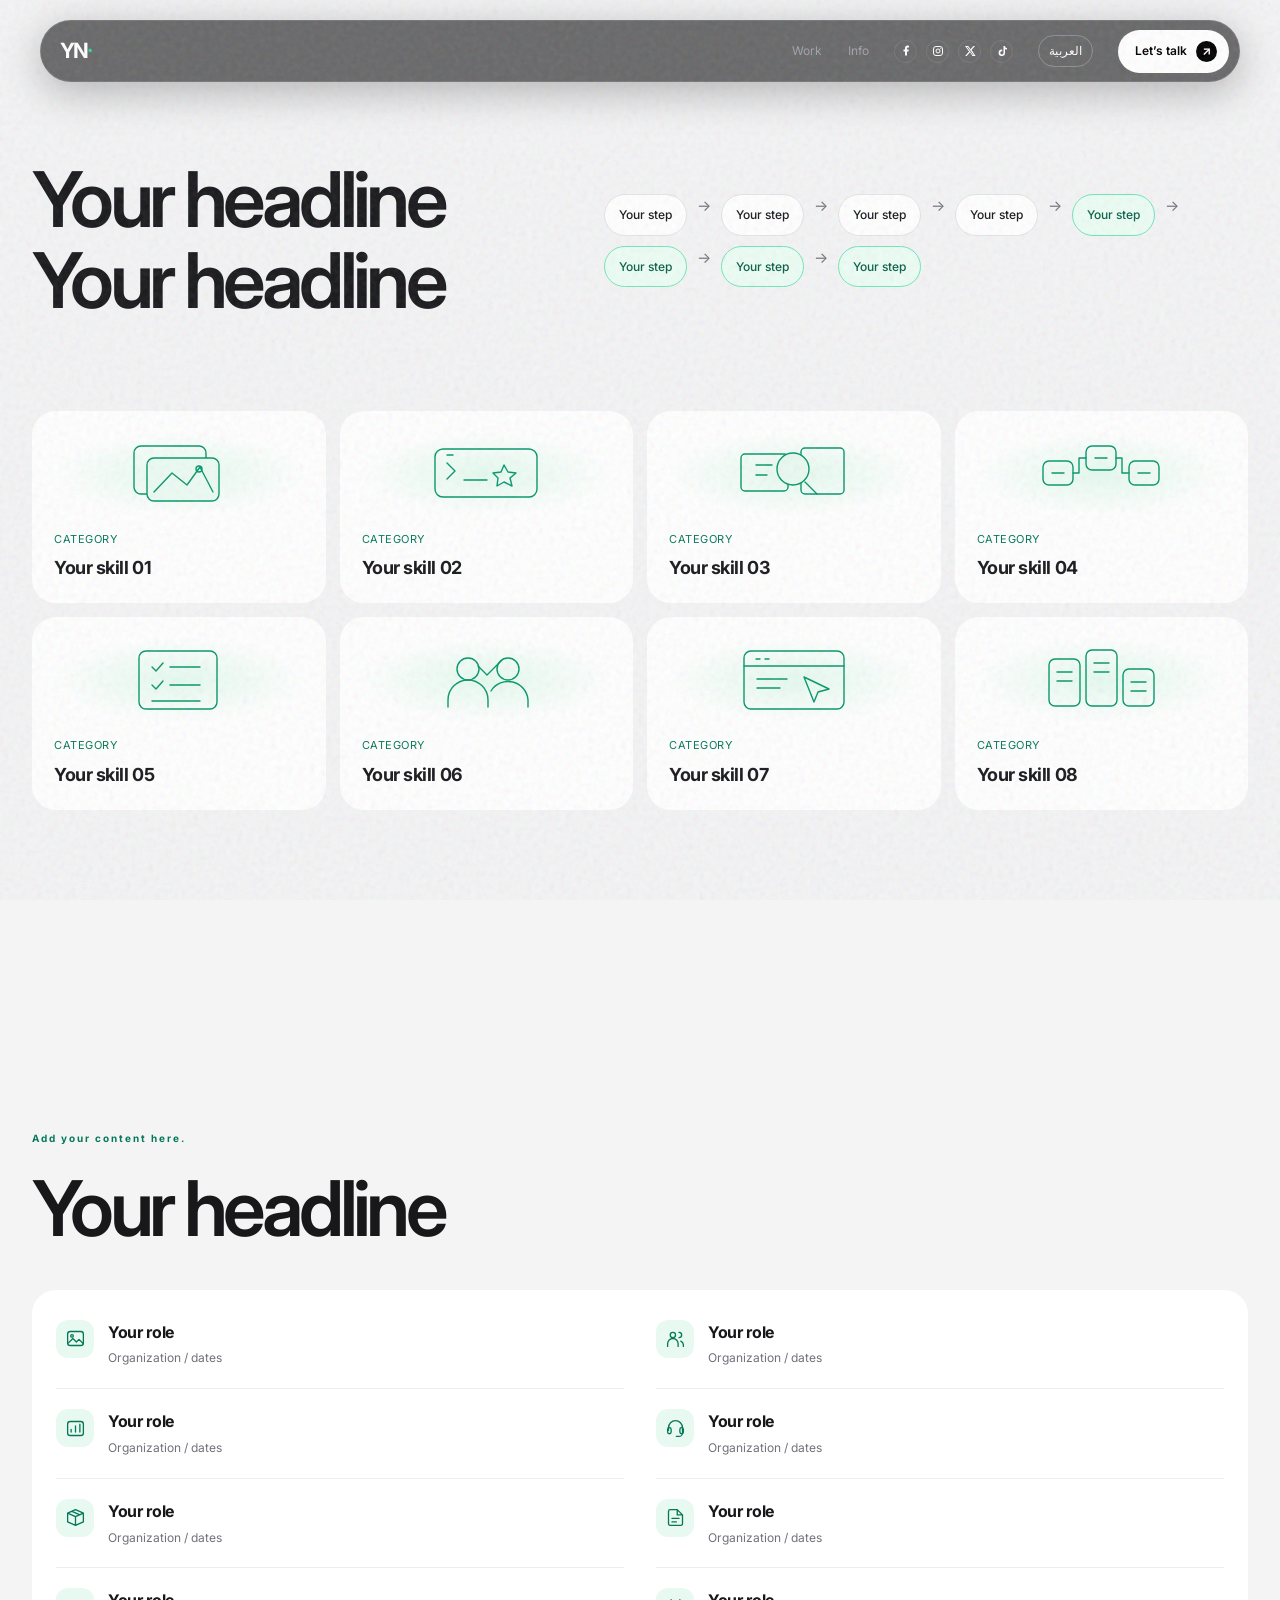
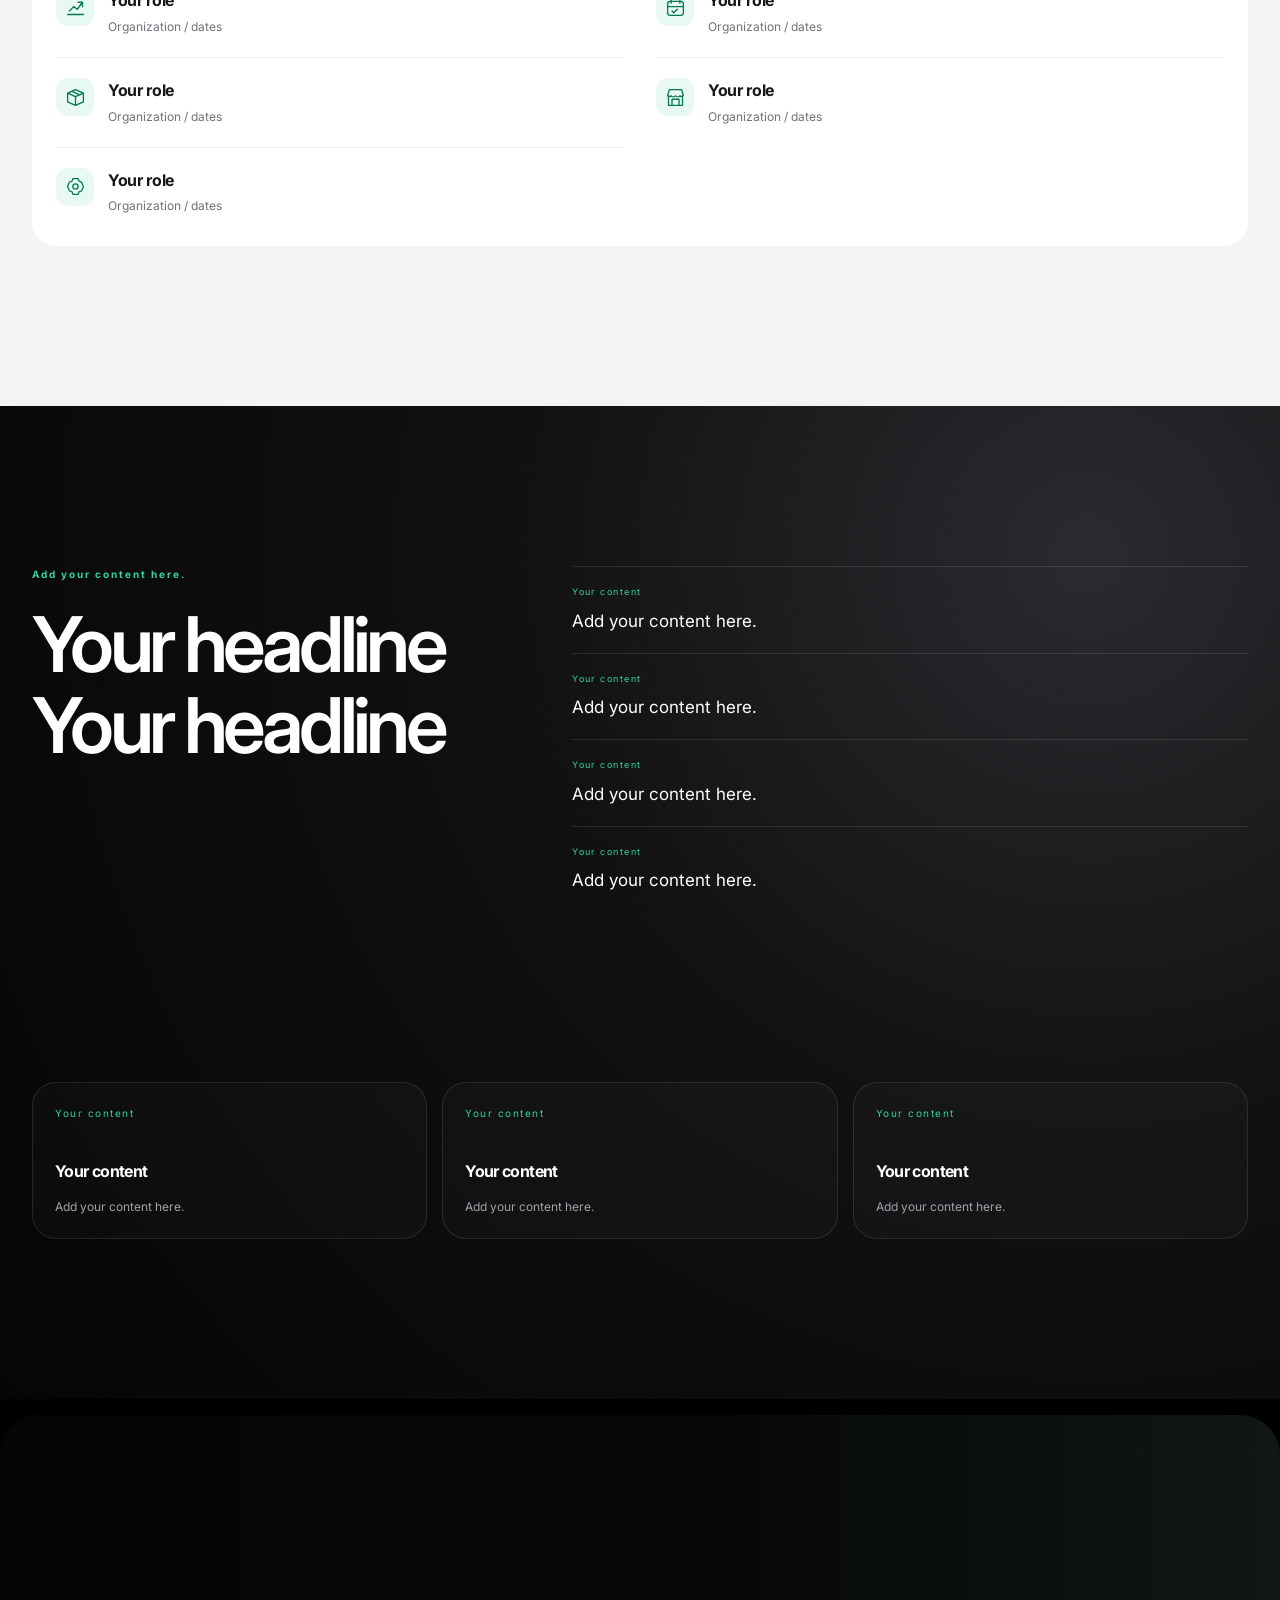
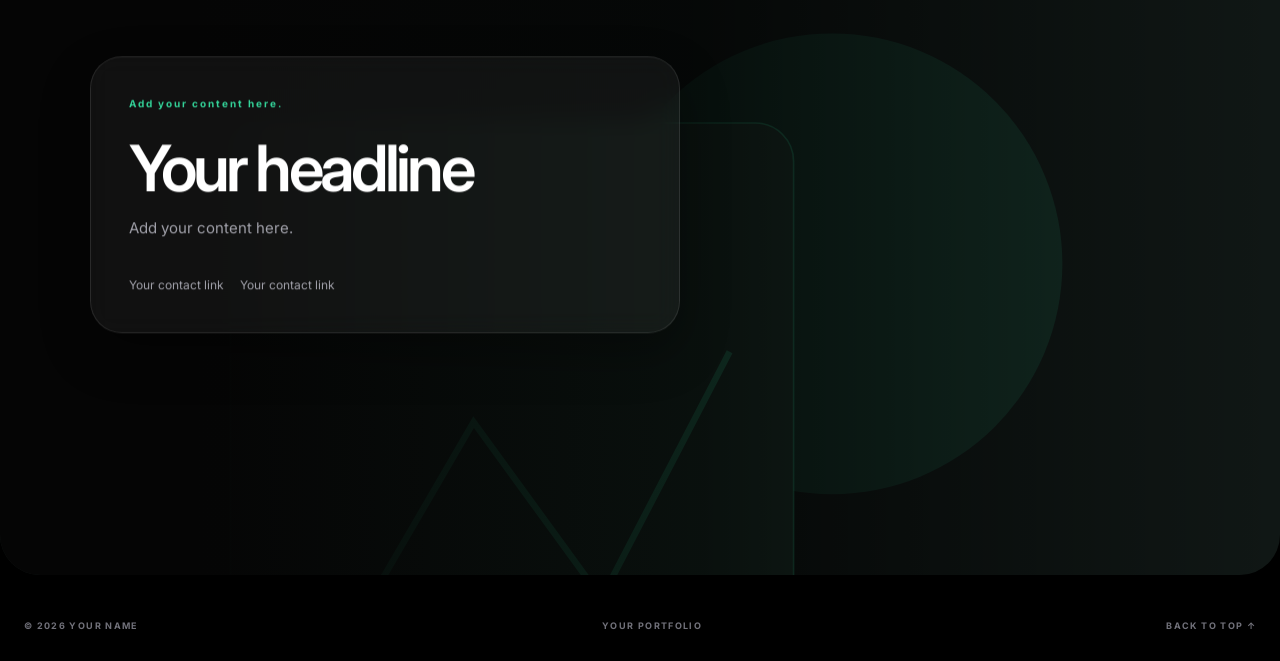
<file: info.html>
<!DOCTYPE html>

<html lang="en"><head><meta charset="utf-8"/><meta content="width=device-width,initial-scale=1" name="viewport"/><meta content="A bilingual portfolio template. Add your own content." name="description"/><meta content="index, follow" name="robots"/><meta content="#000000" name="theme-color"/><link href="assets/favicon.svg" rel="icon" type="image/svg+xml"/><title>Your portfolio</title><link href="https://fonts.googleapis.com" rel="preconnect"/><link crossorigin="" href="https://fonts.gstatic.com" rel="preconnect"/><link href="https://fonts.googleapis.com/css2?family=Inter:wght@300;400;500;600;700&amp;display=swap" rel="stylesheet"/><link href="styles.css" rel="stylesheet"/><link href="language.css" rel="stylesheet"/><link href="info.html" hreflang="en" rel="alternate"/><link href="info-ar.html" hreflang="ar" rel="alternate"/><link href="info-cards.css" rel="stylesheet"/></head><body><a class="skip" href="#main">Skip to content</a><div class="grain"></div><header id="top"><nav><a class="logo" href="index.html">YN<span>·</span></a><div class="links"><a href="work.html">Work</a><a href="info.html">Info</a></div><div class="social-mini"><a aria-disabled="true" aria-label="Facebook" data-placeholder="link" href="#"><svg aria-hidden="true" focusable="false" viewbox="0 0 24 24"><path d="M14 21v-8h3l.5-4H14V7c0-1.1.3-2 2-2h2V1.4A26 26 0 0 0 15 1c-3 0-5 1.8-5 5v3H7v4h3v8z"></path></svg></a><a aria-disabled="true" aria-label="Instagram" data-placeholder="link" href="#"><svg aria-hidden="true" focusable="false" viewbox="0 0 24 24"><rect fill="none" height="18" rx="5" stroke="currentColor" stroke-width="2" width="18" x="3" y="3"></rect><circle cx="12" cy="12" fill="none" r="4" stroke="currentColor" stroke-width="2"></circle><circle cx="17.5" cy="6.5" r="1.2"></circle></svg></a><a aria-disabled="true" aria-label="X" data-placeholder="link" href="#"><svg aria-hidden="true" focusable="false" viewbox="0 0 24 24"><path d="M18.9 2H22l-6.8 7.8L23.2 22h-6.3L12 14.6 5.5 22H2.3l7.8-9L2 2h6.5l4.4 6.7L18.9 2zm-1.1 18h1.7L7.5 4H5.7z"></path></svg></a><a aria-disabled="true" aria-label="TikTok" data-placeholder="link" href="#"><svg aria-hidden="true" focusable="false" viewbox="0 0 24 24"><path d="M15 2h3c.3 2.4 1.6 3.9 4 4.2v3a8 8 0 0 1-4-1.2v7.6a6.4 6.4 0 1 1-5.5-6.3v3.2a3.2 3.2 0 1 0 2.5 3.1z"></path></svg></a></div><a aria-label="التبديل إلى العربية" class="language-link" dir="rtl" href="info-ar.html" lang="ar">العربية</a><a class="pill light" href="info.html#contact">Let’s talk <b>↗</b></a><button aria-expanded="false" aria-label="Open navigation" class="menu">☰</button></nav><div class="mobile-links"><a href="index.html">Home</a><a href="work.html">Work</a><a href="info.html">Info &amp; contact</a><a href="info-ar.html" lang="ar">العربية</a></div></header><main id="main">
<section class="chapter light-zone transform expertise" id="expertise"><div><h2>Your headline<br/>Your headline</h2></div><div class="workflow reveal"><span>Your step</span><i>→</i><span>Your step</span><i>→</i><span>Your step</span><i>→</i><span>Your step</span><i>→</i><b>Your step</b><i>→</i><b>Your step</b><i>→</i><b>Your step</b><i>→</i><b>Your step</b></div><div class="skill-grid"><article><div class="skill-illustration"><svg aria-hidden="true" focusable="false" viewbox="0 0 140 75"><rect height="48" rx="7" width="72" x="25" y="10"></rect><rect fill="#ecfbf4" height="43" rx="7" width="72" x="38" y="22"></rect><path d="M45 56l18-19 15 12 13-18 13 25"></path><circle cx="90" cy="33" r="3"></circle></svg></div><span>CATEGORY</span><b>Your skill 01</b></article><article><div class="skill-illustration"><svg aria-hidden="true" focusable="false" viewbox="0 0 140 75"><rect height="48" rx="8" width="102" x="19" y="13"></rect><path d="M31 27l8 8-8 8M48 44h23M31 19h6"></path><path d="M88 29l4 7 8 1-6 5 2 8-8-4-7 4 1-8-5-5 8-1z"></path></svg></div><span>CATEGORY</span><b>Your skill 02</b></article><article><div class="skill-illustration"><svg aria-hidden="true" focusable="false" viewbox="0 0 140 75"><rect height="37" rx="4" width="47" x="17" y="18"></rect><rect height="46" rx="4" width="43" x="77" y="12"></rect><circle cx="69" cy="33" fill="#e9faf2" r="16"></circle><path d="M81 46l12 12M32 29h16M32 39h11"></path></svg></div><span>CATEGORY</span><b>Your skill 03</b></article><article><div class="skill-illustration"><svg aria-hidden="true" focusable="false" viewbox="0 0 140 75"><rect height="24" rx="6" width="30" x="12" y="25"></rect><rect height="24" rx="6" width="30" x="55" y="10"></rect><rect height="24" rx="6" width="30" x="98" y="25"></rect><path d="M42 37h6V22h7M85 22h6v15h7M21 37h12M64 22h12M107 37h12"></path></svg></div><span>CATEGORY</span><b>Your skill 04</b></article><article><div class="skill-illustration"><svg aria-hidden="true" focusable="false" viewbox="0 0 140 75"><rect height="58" rx="7" width="78" x="30" y="8"></rect><path d="M43 24l4 4 7-8M61 24h30M43 42l4 4 7-8M61 42h30M43 58h48"></path></svg></div><span>CATEGORY</span><b>Your skill 05</b></article><article><div class="skill-illustration"><svg aria-hidden="true" focusable="false" viewbox="0 0 140 75"><circle cx="52" cy="26" r="11"></circle><circle cx="92" cy="26" r="11"></circle><path d="M32 64v-7a20 20 0 0 1 40 0v7M75 48a20 20 0 0 1 37 9v7M62 23l9 9 14-14"></path></svg></div><span>CATEGORY</span><b>Your skill 06</b></article><article><div class="skill-illustration"><svg aria-hidden="true" focusable="false" viewbox="0 0 140 75"><rect height="58" rx="7" width="100" x="20" y="8"></rect><path d="M20 23h100M32 16h4M41 16h4M33 36h30M33 45h23M80 34l25 12-11 3-4 10z"></path></svg></div><span>CATEGORY</span><b>Your skill 07</b></article><article><div class="skill-illustration"><svg aria-hidden="true" focusable="false" viewbox="0 0 140 75"><rect height="47" rx="6" width="31" x="18" y="16"></rect><rect height="56" rx="6" width="31" x="55" y="7"></rect><rect height="37" rx="6" width="31" x="92" y="26"></rect><path d="M26 29h15M26 38h15M63 20h15M63 29h15M100 39h15M100 48h15"></path></svg></div><span>CATEGORY</span><b>Your skill 08</b></article></div></section>
<section class="chapter light-zone experience"><p class="label dark">Add your content here.</p><h2>Your headline</h2><div class="experience-grid"><article><span aria-hidden="true" class="role-icon"><svg aria-hidden="true" class="info-card-icon" focusable="false" viewbox="0 0 24 24"><rect height="16" rx="3" width="18" x="3" y="4"></rect><circle cx="8" cy="9" r="1.5"></circle><path d="m4 17 5-5 4 4 3-3 5 5"></path></svg></span><b>Your role</b><p>Organization / dates</p></article><article><span aria-hidden="true" class="role-icon"><svg aria-hidden="true" class="info-card-icon" focusable="false" viewbox="0 0 24 24"><circle cx="9" cy="8" r="3"></circle><path d="M3 21v-3a6 6 0 0 1 12 0v3M16 5a3 3 0 0 1 0 6M18 15a5 5 0 0 1 3 4v2"></path></svg></span><b>Your role</b><p>Organization / dates</p></article><article><span aria-hidden="true" class="role-icon"><svg aria-hidden="true" class="info-card-icon" focusable="false" viewbox="0 0 24 24"><rect height="16" rx="3" width="18" x="3" y="4"></rect><path d="M7 16v-3M12 16V9M17 16V7"></path></svg></span><b>Your role</b><p>Organization / dates</p></article><article><span aria-hidden="true" class="role-icon"><svg aria-hidden="true" class="info-card-icon" focusable="false" viewbox="0 0 24 24"><path d="M4 14v-3a8 8 0 0 1 16 0v6a4 4 0 0 1-4 4h-3"></path><rect height="7" rx="2" width="4" x="3" y="11"></rect><rect height="7" rx="2" width="4" x="17" y="11"></rect></svg></span><b>Your role</b><p>Organization / dates</p></article><article><span aria-hidden="true" class="role-icon"><svg aria-hidden="true" class="info-card-icon" focusable="false" viewbox="0 0 24 24"><path d="m3 7 9-4 9 4v10l-9 4-9-4zM3 7l9 4 9-4M12 11v10M8 5l9 4"></path></svg></span><b>Your role</b><p>Organization / dates</p></article><article><span aria-hidden="true" class="role-icon"><svg aria-hidden="true" class="info-card-icon" focusable="false" viewbox="0 0 24 24"><path d="M14 3H6a2 2 0 0 0-2 2v14a2 2 0 0 0 2 2h12a2 2 0 0 0 2-2V9zM14 3v6h6M8 13h8M8 17h5"></path></svg></span><b>Your role</b><p>Organization / dates</p></article><article><span aria-hidden="true" class="role-icon"><svg aria-hidden="true" class="info-card-icon" focusable="false" viewbox="0 0 24 24"><path d="M3 20h18M5 16l5-5 4 3 6-8M15 6h5v5"></path></svg></span><b>Your role</b><p>Organization / dates</p></article><article><span aria-hidden="true" class="role-icon"><svg aria-hidden="true" class="info-card-icon" focusable="false" viewbox="0 0 24 24"><rect height="16" rx="3" width="18" x="3" y="5"></rect><path d="M7 3v4M17 3v4M3 11h18m-13 5 2 2 4-4"></path></svg></span><b>Your role</b><p>Organization / dates</p></article><article><span aria-hidden="true" class="role-icon"><svg aria-hidden="true" class="info-card-icon" focusable="false" viewbox="0 0 24 24"><path d="m3 7 9-4 9 4v10l-9 4-9-4zM3 7l9 4 9-4M12 11v10M8 5l9 4"></path></svg></span><b>Your role</b><p>Organization / dates</p></article><article><span aria-hidden="true" class="role-icon"><svg aria-hidden="true" class="info-card-icon" focusable="false" viewbox="0 0 24 24"><path d="M4 10v11h16V10M3 10l2-7h14l2 7M8 21v-7h8v7M3 10a3 3 0 0 0 4 0 3 3 0 0 0 5 0 3 3 0 0 0 5 0 3 3 0 0 0 4 0"></path></svg></span><b>Your role</b><p>Organization / dates</p></article><article><span aria-hidden="true" class="role-icon"><svg aria-hidden="true" class="info-card-icon" focusable="false" viewbox="0 0 24 24"><path d="m9 3-1 3-3 1-2 5 2 5 3 1 1 3h6l1-3 3-1 2-5-2-5-3-1-1-3z"></path><circle cx="12" cy="12" r="3"></circle></svg></span><b>Your role</b><p>Organization / dates</p></article></div></section>
<section class="chapter dark-zone toolbox"><div><p class="label">Add your content here.</p><h2>Your headline<br/>Your headline</h2></div><div class="tool-list"><p><span>Your content</span>Add your content here.</p><p><span>Your content</span>Add your content here.</p><p><span>Your content</span>Add your content here.</p><p><span>Your content</span>Add your content here.</p></div><div class="credentials"><div><span>Your content</span><b>Your content</b><p>Add your content here.</p></div><div><span>Your content</span><b>Your content</b><p>Add your content here.</p></div><div><span>Your content</span><b>Your content</b><p>Add your content here.</p></div></div></section>
<section class="contact" id="contact"><img alt="Image placeholder" loading="lazy" src="assets/portrait-placeholder.svg"/><div class="contact-shade"></div><div class="contact-card glass"><p class="label">Add your content here.</p><h2>Your headline</h2><p>Add your content here.</p><div class="socials"><a aria-disabled="true" data-placeholder="link" href="#">Your contact link</a><a aria-disabled="true" data-placeholder="link" href="#">Your contact link</a></div></div></section></main><footer><span>© <span id="year"></span> YOUR NAME</span><span>YOUR PORTFOLIO</span><a href="#top">BACK TO TOP ↑</a></footer><script src="script.js"></script></body></html>
</file>
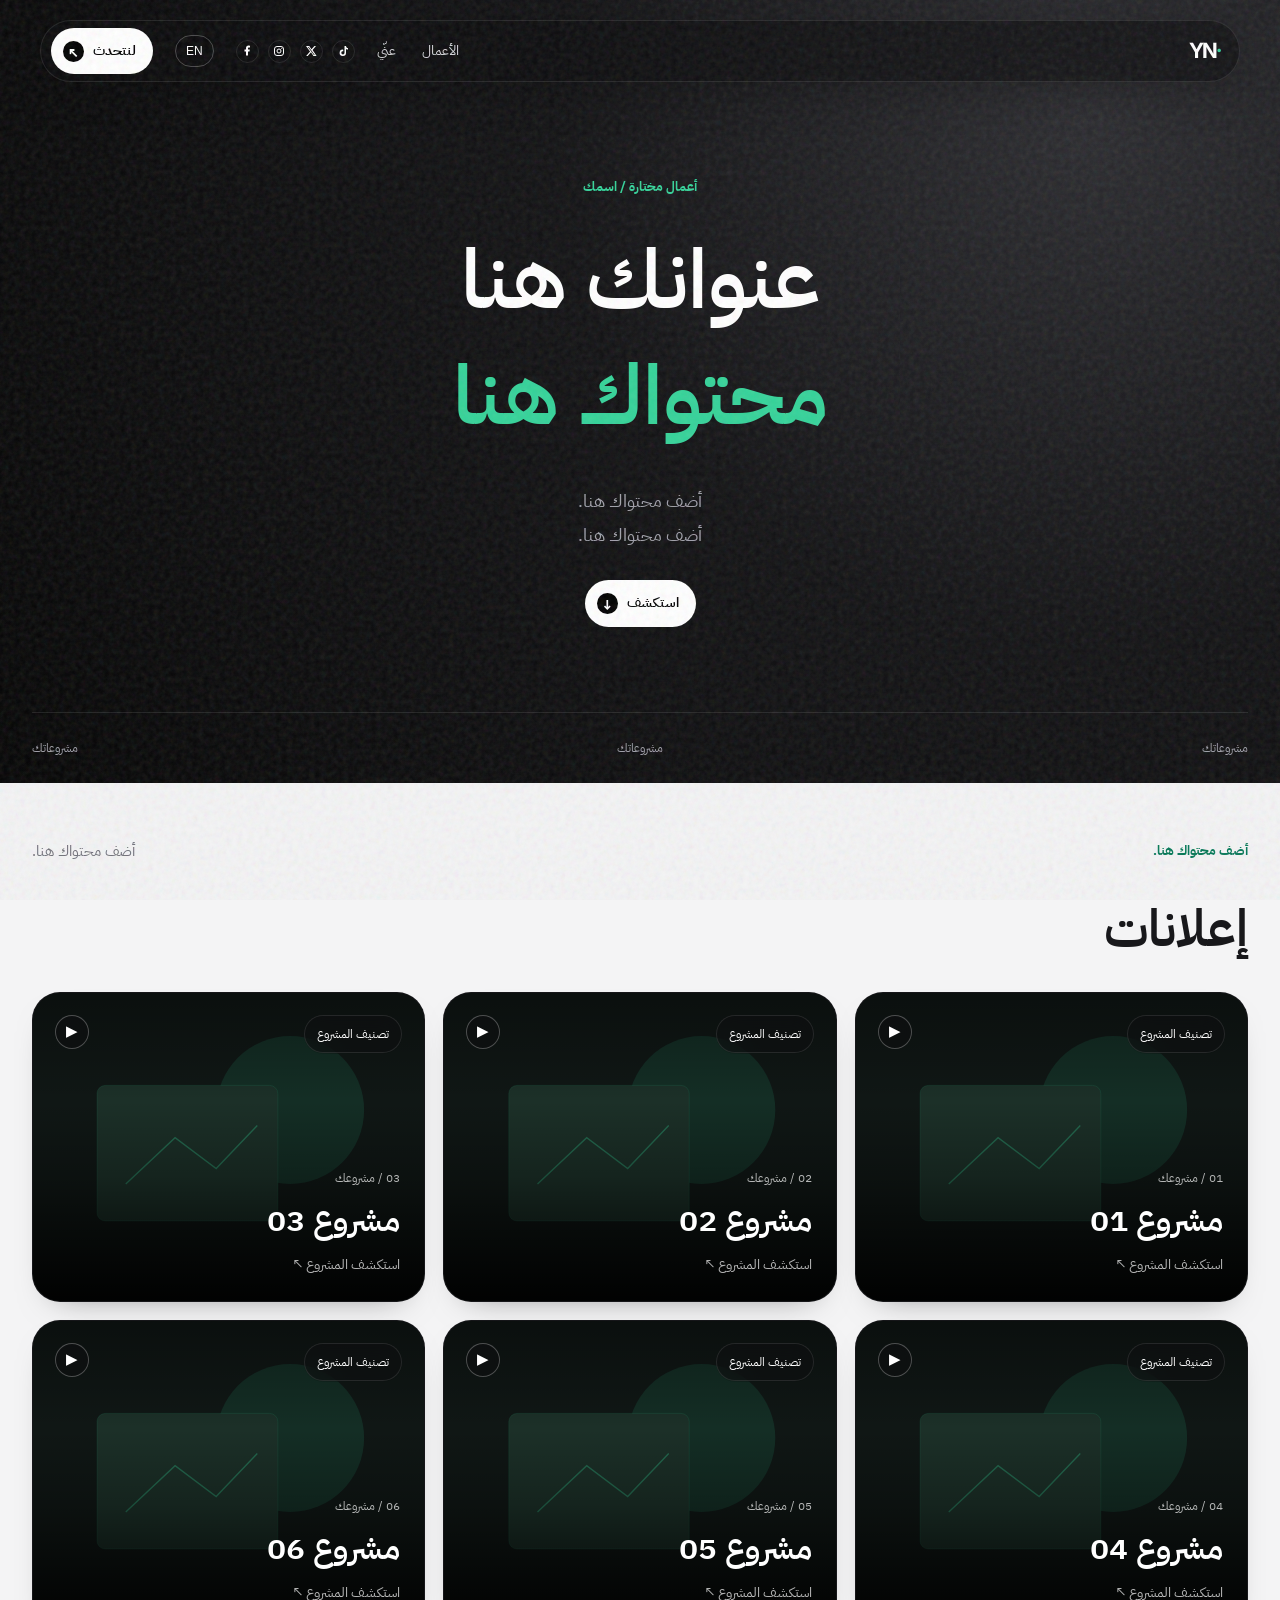
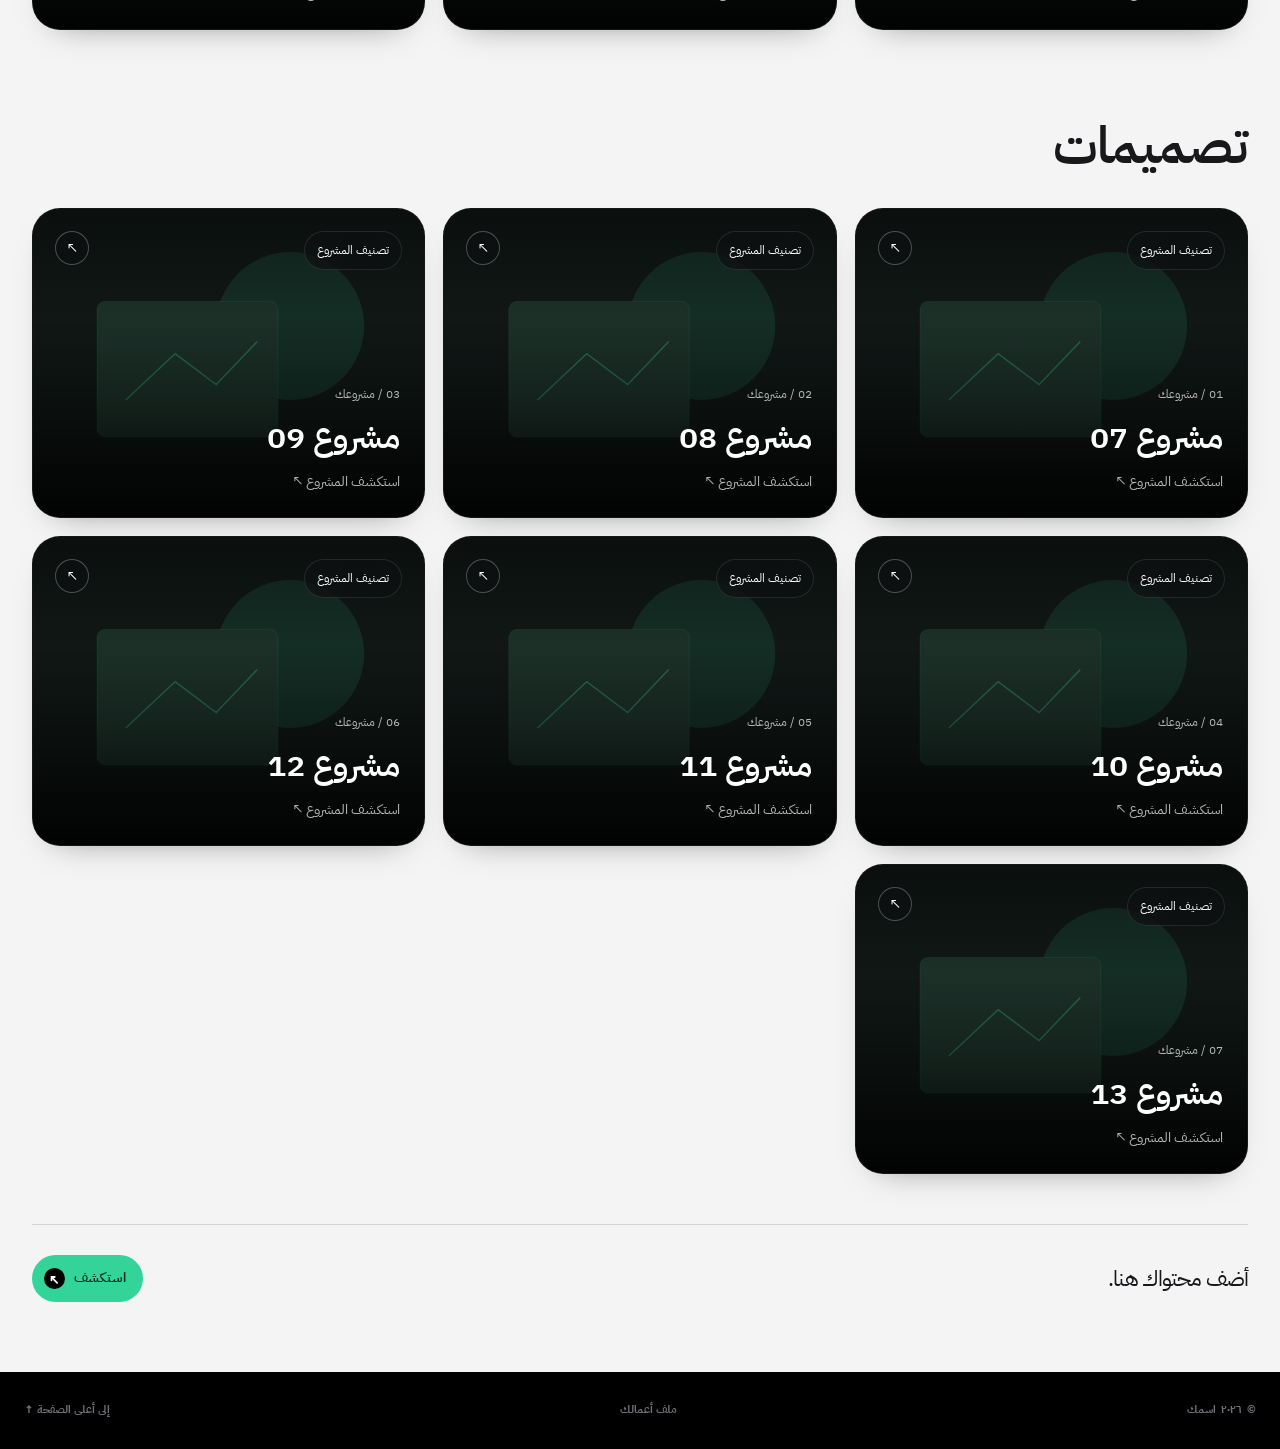
<file: work-ar.html>
<!DOCTYPE html>

<html dir="rtl" lang="ar"><head><meta charset="utf-8"/><meta content="width=device-width,initial-scale=1" name="viewport"/><meta content="قالب ملف أعمال باللغتين. أضف محتواك هنا." name="description"/><meta content="index, follow" name="robots"/><meta content="#000000" name="theme-color"/><link href="assets/favicon.svg" rel="icon" type="image/svg+xml"/><title>ملف أعمالك</title><link href="https://fonts.googleapis.com" rel="preconnect"/><link crossorigin="" href="https://fonts.gstatic.com" rel="preconnect"/><link href="https://fonts.googleapis.com/css2?family=Inter:wght@300;400;500;600;700&amp;display=swap" rel="stylesheet"/><link href="styles.css" rel="stylesheet"/><link href="arabic.css" rel="stylesheet"/><link href="work.html" hreflang="en" rel="alternate"/><link href="work-ar.html" hreflang="ar" rel="alternate"/></head><body><a class="skip" href="#main">انتقل إلى المحتوى</a><div class="grain"></div><header><nav><a class="logo" dir="ltr" href="index-ar.html">YN<span>·</span></a><div class="links"><a href="work-ar.html">الأعمال</a><a href="info-ar.html">عنّي</a></div><div class="social-mini"><a aria-disabled="true" aria-label="فيسبوك" data-placeholder="link" href="#"><svg aria-hidden="true" focusable="false" viewbox="0 0 24 24"><path d="M14 21v-8h3l.5-4H14V7c0-1.1.3-2 2-2h2V1.4A26 26 0 0 0 15 1c-3 0-5 1.8-5 5v3H7v4h3v8z"></path></svg></a><a aria-disabled="true" aria-label="إنستغرام" data-placeholder="link" href="#"><svg aria-hidden="true" focusable="false" viewbox="0 0 24 24"><rect fill="none" height="18" rx="5" stroke="currentColor" stroke-width="2" width="18" x="3" y="3"></rect><circle cx="12" cy="12" fill="none" r="4" stroke="currentColor" stroke-width="2"></circle><circle cx="17.5" cy="6.5" r="1.2"></circle></svg></a><a aria-disabled="true" aria-label="X" data-placeholder="link" href="#"><svg aria-hidden="true" focusable="false" viewbox="0 0 24 24"><path d="M18.9 2H22l-6.8 7.8L23.2 22h-6.3L12 14.6 5.5 22H2.3l7.8-9L2 2h6.5l4.4 6.7L18.9 2zm-1.1 18h1.7L7.5 4H5.7z"></path></svg></a><a aria-disabled="true" aria-label="تيك توك" data-placeholder="link" href="#"><svg aria-hidden="true" focusable="false" viewbox="0 0 24 24"><path d="M15 2h3c.3 2.4 1.6 3.9 4 4.2v3a8 8 0 0 1-4-1.2v7.6a6.4 6.4 0 1 1-5.5-6.3v3.2a3.2 3.2 0 1 0 2.5 3.1z"></path></svg></a></div><a aria-label="Switch to English" class="language-link" dir="ltr" href="work.html" lang="en">EN</a><a class="pill light" href="info-ar.html#contact">لنتحدث <b>↖</b></a><button aria-expanded="false" aria-label="افتح القائمة" class="menu">☰</button></nav><div class="mobile-links"><a href="index-ar.html">الرئيسية</a><a href="work-ar.html">الأعمال</a><a href="info-ar.html">عنّي والتواصل</a><a href="work.html" lang="en">English</a></div></header><main class="work-page" id="main"><section class="chapter dark-zone work-intro" id="top"><p class="label">أعمال مختارة / اسمك</p><h1>عنوانك هنا<br/><span>محتواك هنا</span></h1><p class="work-lead">أضف محتواك هنا.<br/>أضف محتواك هنا.</p><a class="pill light" href="#ai-work">استكشف<b>↓</b></a><div class="work-index"><span>مشروعاتك</span><span>مشروعاتك</span><span>مشروعاتك</span></div></section><section aria-label="معرض المشروعات" class="chapter light-zone bento-section" id="ai-work"><div class="bento-heading"><p class="label dark">أضف محتواك هنا.</p><p>أضف محتواك هنا.</p></div><h2 class="bento-group">إعلانات</h2><div class="bento-grid"><a aria-label="افتح مشروع 01" class="bento-card" data-project="project-01" href="assets/placeholder.svg"><img alt="مساحة للصورة" decoding="async" loading="lazy" src="assets/placeholder.svg"/><div class="bento-scrim"></div><span class="bento-type">تصنيف المشروع</span><span aria-hidden="true" class="bento-open">▶</span><div class="bento-caption"><span>01 / مشروعك</span><h2>مشروع 01</h2><p>استكشف المشروع ↖</p></div></a><a aria-label="افتح مشروع 02" class="bento-card" data-project="project-02" href="assets/placeholder.svg"><img alt="مساحة للصورة" decoding="async" loading="lazy" src="assets/placeholder.svg"/><div class="bento-scrim"></div><span class="bento-type">تصنيف المشروع</span><span aria-hidden="true" class="bento-open">▶</span><div class="bento-caption"><span>02 / مشروعك</span><h2>مشروع 02</h2><p>استكشف المشروع ↖</p></div></a><a aria-label="افتح مشروع 03" class="bento-card" data-project="project-03" href="assets/placeholder.svg"><img alt="مساحة للصورة" decoding="async" loading="lazy" src="assets/placeholder.svg"/><div class="bento-scrim"></div><span class="bento-type">تصنيف المشروع</span><span aria-hidden="true" class="bento-open">▶</span><div class="bento-caption"><span>03 / مشروعك</span><h2>مشروع 03</h2><p>استكشف المشروع ↖</p></div></a><a aria-label="افتح مشروع 04" class="bento-card" data-project="project-04" href="assets/placeholder.svg"><img alt="مساحة للصورة" decoding="async" loading="lazy" src="assets/placeholder.svg"/><div class="bento-scrim"></div><span class="bento-type">تصنيف المشروع</span><span aria-hidden="true" class="bento-open">▶</span><div class="bento-caption"><span>04 / مشروعك</span><h2>مشروع 04</h2><p>استكشف المشروع ↖</p></div></a><a aria-label="افتح مشروع 05" class="bento-card" data-project="project-05" href="assets/placeholder.svg"><img alt="مساحة للصورة" decoding="async" loading="lazy" src="assets/placeholder.svg"/><div class="bento-scrim"></div><span class="bento-type">تصنيف المشروع</span><span aria-hidden="true" class="bento-open">▶</span><div class="bento-caption"><span>05 / مشروعك</span><h2>مشروع 05</h2><p>استكشف المشروع ↖</p></div></a><a aria-label="افتح مشروع 06" class="bento-card" data-project="project-06" href="assets/placeholder.svg"><img alt="مساحة للصورة" decoding="async" loading="lazy" src="assets/placeholder.svg"/><div class="bento-scrim"></div><span class="bento-type">تصنيف المشروع</span><span aria-hidden="true" class="bento-open">▶</span><div class="bento-caption"><span>06 / مشروعك</span><h2>مشروع 06</h2><p>استكشف المشروع ↖</p></div></a></div><h2 class="bento-group">تصميمات</h2><div class="bento-grid"><a aria-label="افتح مشروع 07" class="bento-card" data-project="project-07" href="assets/placeholder.svg"><img alt="مساحة للصورة" decoding="async" fetchpriority="high" src="assets/placeholder.svg"/><div class="bento-scrim"></div><span class="bento-type">تصنيف المشروع</span><span aria-hidden="true" class="bento-open">↖</span><div class="bento-caption"><span>01 / مشروعك</span><h2>مشروع 07</h2><p>استكشف المشروع ↖</p></div></a><a aria-label="افتح مشروع 08" class="bento-card" data-project="project-08" href="assets/placeholder.svg"><img alt="مساحة للصورة" decoding="async" loading="lazy" src="assets/placeholder.svg"/><div class="bento-scrim"></div><span class="bento-type">تصنيف المشروع</span><span aria-hidden="true" class="bento-open">↖</span><div class="bento-caption"><span>02 / مشروعك</span><h2>مشروع 08</h2><p>استكشف المشروع ↖</p></div></a><a aria-label="افتح مشروع 09" class="bento-card" data-project="project-09" href="assets/placeholder.svg"><img alt="مساحة للصورة" decoding="async" loading="lazy" src="assets/placeholder.svg"/><div class="bento-scrim"></div><span class="bento-type">تصنيف المشروع</span><span aria-hidden="true" class="bento-open">↖</span><div class="bento-caption"><span>03 / مشروعك</span><h2>مشروع 09</h2><p>استكشف المشروع ↖</p></div></a><a aria-label="افتح مشروع 10" class="bento-card" data-project="project-10" href="assets/placeholder.svg"><img alt="مساحة للصورة" decoding="async" loading="lazy" src="assets/placeholder.svg"/><div class="bento-scrim"></div><span class="bento-type">تصنيف المشروع</span><span aria-hidden="true" class="bento-open">↖</span><div class="bento-caption"><span>04 / مشروعك</span><h2>مشروع 10</h2><p>استكشف المشروع ↖</p></div></a><a aria-label="افتح مشروع 11" class="bento-card" data-project="project-11" href="assets/placeholder.svg"><img alt="مساحة للصورة" decoding="async" loading="lazy" src="assets/placeholder.svg"/><div class="bento-scrim"></div><span class="bento-type">تصنيف المشروع</span><span aria-hidden="true" class="bento-open">↖</span><div class="bento-caption"><span>05 / مشروعك</span><h2>مشروع 11</h2><p>استكشف المشروع ↖</p></div></a><a aria-label="افتح مشروع 12" class="bento-card" data-project="project-12" href="assets/placeholder.svg"><img alt="مساحة للصورة" decoding="async" loading="lazy" src="assets/placeholder.svg"/><div class="bento-scrim"></div><span class="bento-type">تصنيف المشروع</span><span aria-hidden="true" class="bento-open">↖</span><div class="bento-caption"><span>06 / مشروعك</span><h2>مشروع 12</h2><p>استكشف المشروع ↖</p></div></a><a aria-label="افتح مشروع 13" class="bento-card" data-project="project-13" href="assets/placeholder.svg"><img alt="مساحة للصورة" decoding="async" loading="lazy" src="assets/placeholder.svg"/><div class="bento-scrim"></div><span class="bento-type">تصنيف المشروع</span><span aria-hidden="true" class="bento-open">↖</span><div class="bento-caption"><span>07 / مشروعك</span><h2>مشروع 13</h2><p>استكشف المشروع ↖</p></div></a></div><div class="gallery-end"><p>أضف محتواك هنا.</p><a class="pill accent" href="info-ar.html#contact">استكشف<b>↖</b></a></div></section></main><dialog aria-describedby="viewer-description" aria-labelledby="viewer-title" class="project-viewer"><div class="viewer-head"><div><p class="label" id="viewer-kind"></p><h2 id="viewer-title"></h2></div><button aria-label="أغلق المشروع" class="viewer-close" type="button">✕</button></div><div aria-busy="false" class="deck-stage"><span class="viewer-loading" role="status">جارٍ تحميل المحتوى…</span><div class="deck" id="deck"><div class="dcard behind2"></div><div class="dcard behind1"></div><div class="dcard active"></div></div><p class="viewer-error" hidden="">تعذّر تحميل المحتوى. <a href="#" rel="noopener" target="_blank">افتح الملف الأصلي ↖</a></p></div><p class="deck-hint">اسحب أو استخدم الأسهم</p><div class="viewer-toolbar"><button aria-label="الملف السابق" class="viewer-prev" type="button">→</button><span aria-live="polite" class="viewer-count"></span><button aria-label="الملف التالي" class="viewer-next" type="button">←</button></div><p id="viewer-description"></p><p class="viewer-role" hidden="" id="viewer-role"><span class="viewer-role-label">الدور</span><span id="viewer-role-text"></span></p><div class="viewer-case" hidden="" id="viewer-case"><p class="label">دراسة الحالة</p><h3 id="case-title"></h3><div class="case-grid"><section><h4>الفكرة</h4><p id="case-idea"></p></section><section><h4>البحث</h4><p id="case-research"></p></section><section><h4>التنفيذ</h4><p id="case-execution"></p></section><section><h4>الأدوات</h4><p id="case-tools"></p></section></div></div></dialog><footer><span>© <span id="year"></span> اسمك</span><span>ملف أعمالك</span><a href="#top">إلى أعلى الصفحة ↑</a></footer><script src="script.js"></script><script src="gallery-ar.js"></script><script src="locale-ar.js"></script></body></html>
</file>
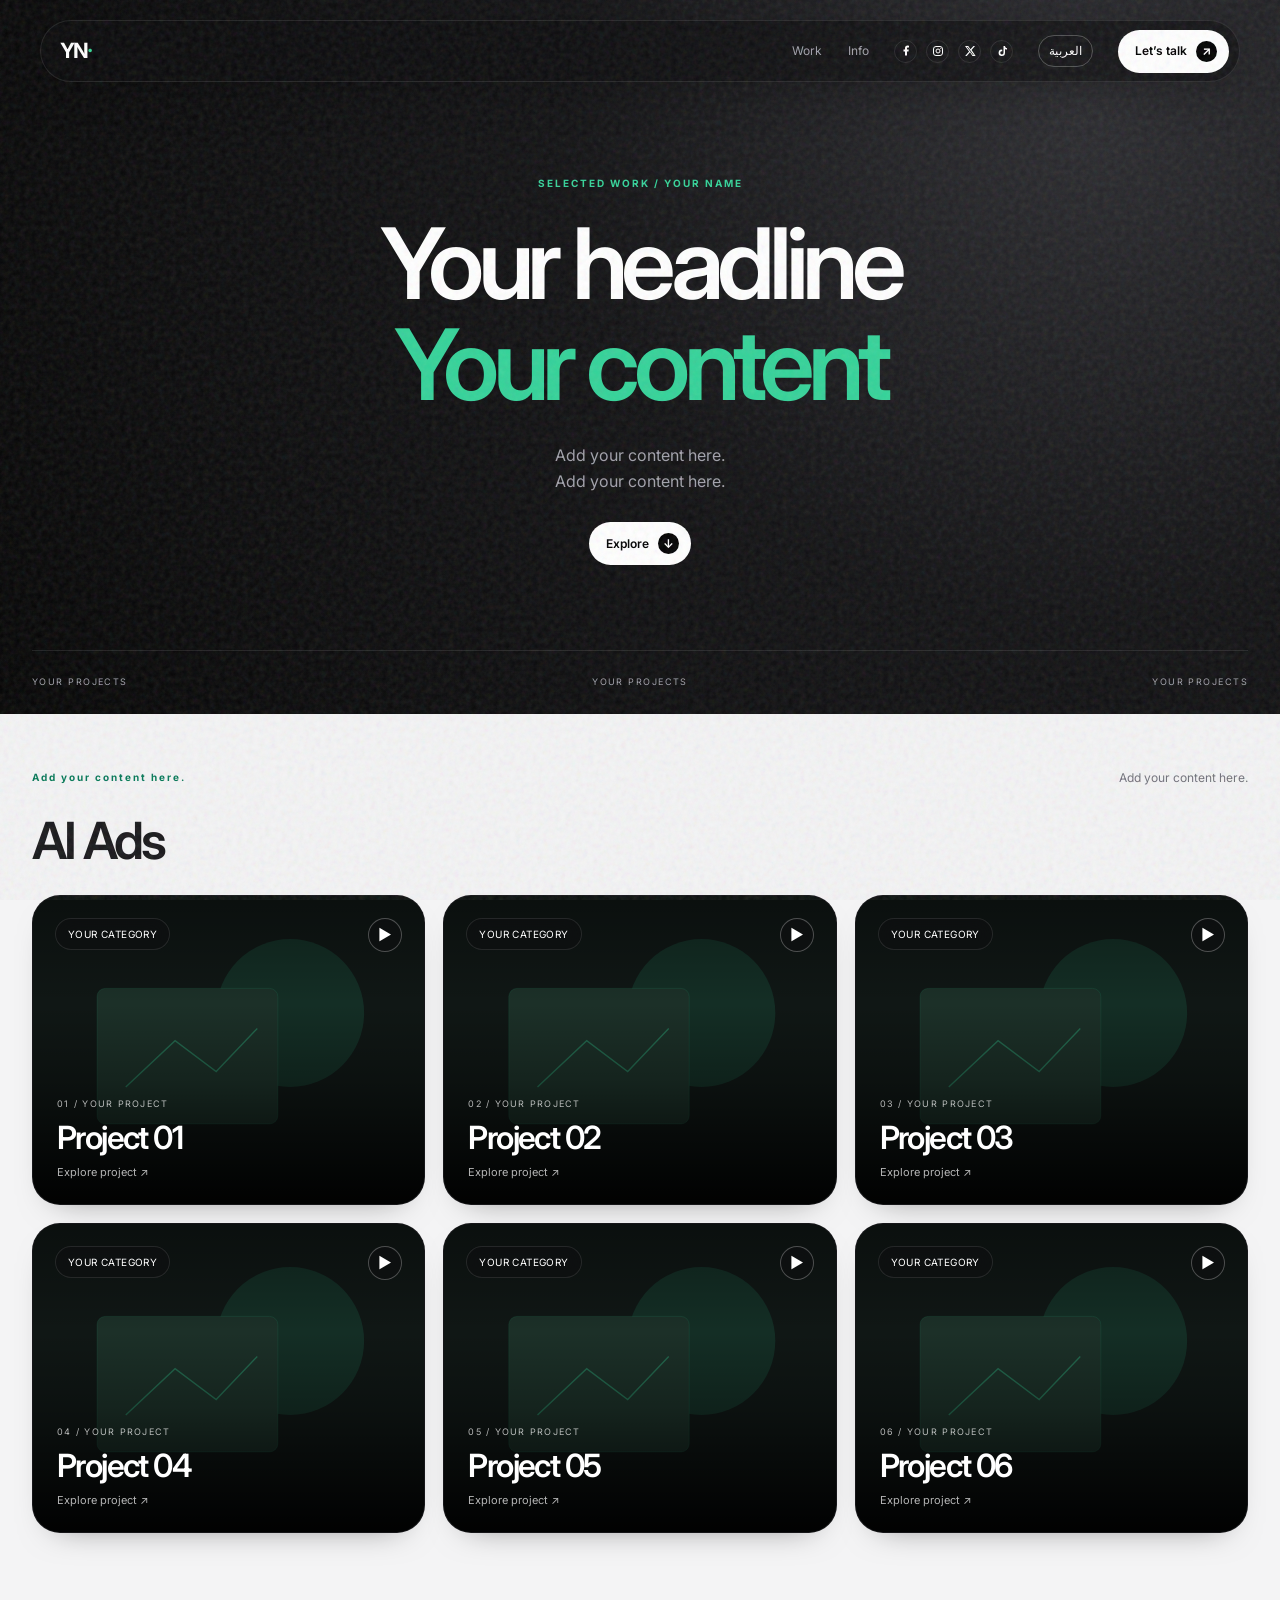
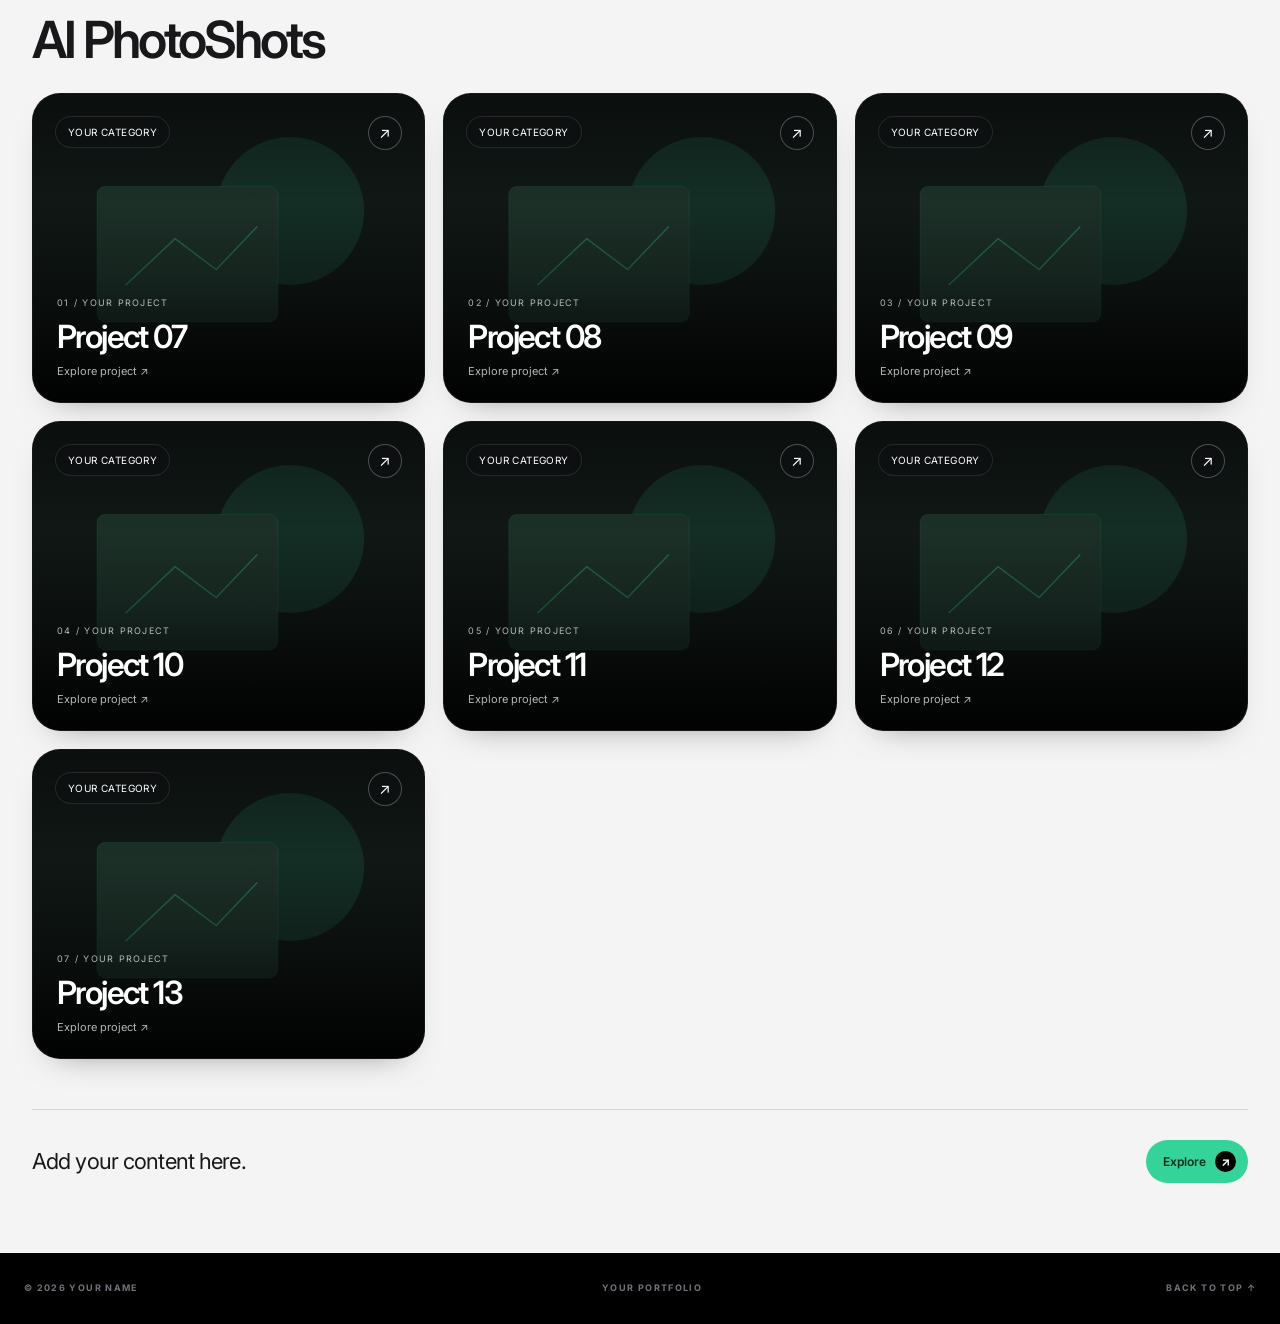
<file: work.html>
<!DOCTYPE html>

<html lang="en"><head><meta charset="utf-8"/><meta content="width=device-width,initial-scale=1" name="viewport"/><meta content="A bilingual portfolio template. Add your own content." name="description"/><meta content="index, follow" name="robots"/><meta content="#000000" name="theme-color"/><link href="assets/favicon.svg" rel="icon" type="image/svg+xml"/><title>Your portfolio</title><link href="https://fonts.googleapis.com" rel="preconnect"/><link crossorigin="" href="https://fonts.gstatic.com" rel="preconnect"/><link href="https://fonts.googleapis.com/css2?family=Inter:wght@300;400;500;600;700&amp;display=swap" rel="stylesheet"/><link href="styles.css" rel="stylesheet"/><link href="language.css" rel="stylesheet"/><link href="work.html" hreflang="en" rel="alternate"/><link href="work-ar.html" hreflang="ar" rel="alternate"/></head><body><a class="skip" href="#main">Skip to content</a><div class="grain"></div><header><nav><a class="logo" href="index.html">YN<span>·</span></a><div class="links"><a href="work.html">Work</a><a href="info.html">Info</a></div><div class="social-mini"><a aria-disabled="true" aria-label="Facebook" data-placeholder="link" href="#"><svg aria-hidden="true" focusable="false" viewbox="0 0 24 24"><path d="M14 21v-8h3l.5-4H14V7c0-1.1.3-2 2-2h2V1.4A26 26 0 0 0 15 1c-3 0-5 1.8-5 5v3H7v4h3v8z"></path></svg></a><a aria-disabled="true" aria-label="Instagram" data-placeholder="link" href="#"><svg aria-hidden="true" focusable="false" viewbox="0 0 24 24"><rect fill="none" height="18" rx="5" stroke="currentColor" stroke-width="2" width="18" x="3" y="3"></rect><circle cx="12" cy="12" fill="none" r="4" stroke="currentColor" stroke-width="2"></circle><circle cx="17.5" cy="6.5" r="1.2"></circle></svg></a><a aria-disabled="true" aria-label="X" data-placeholder="link" href="#"><svg aria-hidden="true" focusable="false" viewbox="0 0 24 24"><path d="M18.9 2H22l-6.8 7.8L23.2 22h-6.3L12 14.6 5.5 22H2.3l7.8-9L2 2h6.5l4.4 6.7L18.9 2zm-1.1 18h1.7L7.5 4H5.7z"></path></svg></a><a aria-disabled="true" aria-label="TikTok" data-placeholder="link" href="#"><svg aria-hidden="true" focusable="false" viewbox="0 0 24 24"><path d="M15 2h3c.3 2.4 1.6 3.9 4 4.2v3a8 8 0 0 1-4-1.2v7.6a6.4 6.4 0 1 1-5.5-6.3v3.2a3.2 3.2 0 1 0 2.5 3.1z"></path></svg></a></div><a aria-label="التبديل إلى العربية" class="language-link" dir="rtl" href="work-ar.html" lang="ar">العربية</a><a class="pill light" href="info.html#contact">Let’s talk <b>↗</b></a><button aria-expanded="false" aria-label="Open navigation" class="menu">☰</button></nav><div class="mobile-links"><a href="index.html">Home</a><a href="work.html">Work</a><a href="info.html">Info &amp; contact</a><a href="work-ar.html" lang="ar">العربية</a></div></header><main class="work-page" id="main"><section class="chapter dark-zone work-intro" id="top"><p class="label">SELECTED WORK / YOUR NAME</p><h1>Your headline<br/><span>Your content</span></h1><p class="work-lead">Add your content here.<br/>Add your content here.</p><a class="pill light" href="#ai-work">Explore<b>↓</b></a><div class="work-index"><span>YOUR PROJECTS</span><span>YOUR PROJECTS</span><span>YOUR PROJECTS</span></div></section><section aria-label="Project gallery" class="chapter light-zone bento-section" id="ai-work"><div class="bento-heading"><p class="label dark">Add your content here.</p><p>Add your content here.</p></div><h2 class="bento-group">AI Ads</h2><div class="bento-grid"><a aria-label="Open Project 01" class="bento-card" data-project="project-01" href="assets/placeholder.svg"><img alt="Image placeholder" decoding="async" loading="lazy" src="assets/placeholder.svg"/><div class="bento-scrim"></div><span class="bento-type">YOUR CATEGORY</span><span aria-hidden="true" class="bento-open">▶</span><div class="bento-caption"><span>01 / YOUR PROJECT</span><h2>Project 01</h2><p>Explore project ↗</p></div></a><a aria-label="Open Project 02" class="bento-card" data-project="project-02" href="assets/placeholder.svg"><img alt="Image placeholder" decoding="async" loading="lazy" src="assets/placeholder.svg"/><div class="bento-scrim"></div><span class="bento-type">YOUR CATEGORY</span><span aria-hidden="true" class="bento-open">▶</span><div class="bento-caption"><span>02 / YOUR PROJECT</span><h2>Project 02</h2><p>Explore project ↗</p></div></a><a aria-label="Open Project 03" class="bento-card" data-project="project-03" href="assets/placeholder.svg"><img alt="Image placeholder" decoding="async" loading="lazy" src="assets/placeholder.svg"/><div class="bento-scrim"></div><span class="bento-type">YOUR CATEGORY</span><span aria-hidden="true" class="bento-open">▶</span><div class="bento-caption"><span>03 / YOUR PROJECT</span><h2>Project 03</h2><p>Explore project ↗</p></div></a><a aria-label="Open Project 04" class="bento-card" data-project="project-04" href="assets/placeholder.svg"><img alt="Image placeholder" decoding="async" loading="lazy" src="assets/placeholder.svg"/><div class="bento-scrim"></div><span class="bento-type">YOUR CATEGORY</span><span aria-hidden="true" class="bento-open">▶</span><div class="bento-caption"><span>04 / YOUR PROJECT</span><h2>Project 04</h2><p>Explore project ↗</p></div></a><a aria-label="Open Project 05" class="bento-card" data-project="project-05" href="assets/placeholder.svg"><img alt="Image placeholder" decoding="async" loading="lazy" src="assets/placeholder.svg"/><div class="bento-scrim"></div><span class="bento-type">YOUR CATEGORY</span><span aria-hidden="true" class="bento-open">▶</span><div class="bento-caption"><span>05 / YOUR PROJECT</span><h2>Project 05</h2><p>Explore project ↗</p></div></a><a aria-label="Open Project 06" class="bento-card" data-project="project-06" href="assets/placeholder.svg"><img alt="Image placeholder" decoding="async" loading="lazy" src="assets/placeholder.svg"/><div class="bento-scrim"></div><span class="bento-type">YOUR CATEGORY</span><span aria-hidden="true" class="bento-open">▶</span><div class="bento-caption"><span>06 / YOUR PROJECT</span><h2>Project 06</h2><p>Explore project ↗</p></div></a></div><h2 class="bento-group">AI PhotoShots</h2><div class="bento-grid"><a aria-label="Open Project 07" class="bento-card" data-project="project-07" href="assets/placeholder.svg"><img alt="Image placeholder" decoding="async" fetchpriority="high" src="assets/placeholder.svg"/><div class="bento-scrim"></div><span class="bento-type">YOUR CATEGORY</span><span aria-hidden="true" class="bento-open">↗</span><div class="bento-caption"><span>01 / YOUR PROJECT</span><h2>Project 07</h2><p>Explore project ↗</p></div></a><a aria-label="Open Project 08" class="bento-card" data-project="project-08" href="assets/placeholder.svg"><img alt="Image placeholder" decoding="async" loading="lazy" src="assets/placeholder.svg"/><div class="bento-scrim"></div><span class="bento-type">YOUR CATEGORY</span><span aria-hidden="true" class="bento-open">↗</span><div class="bento-caption"><span>02 / YOUR PROJECT</span><h2>Project 08</h2><p>Explore project ↗</p></div></a><a aria-label="Open Project 09" class="bento-card" data-project="project-09" href="assets/placeholder.svg"><img alt="Image placeholder" decoding="async" loading="lazy" src="assets/placeholder.svg"/><div class="bento-scrim"></div><span class="bento-type">YOUR CATEGORY</span><span aria-hidden="true" class="bento-open">↗</span><div class="bento-caption"><span>03 / YOUR PROJECT</span><h2>Project 09</h2><p>Explore project ↗</p></div></a><a aria-label="Open Project 10" class="bento-card" data-project="project-10" href="assets/placeholder.svg"><img alt="Image placeholder" decoding="async" loading="lazy" src="assets/placeholder.svg"/><div class="bento-scrim"></div><span class="bento-type">YOUR CATEGORY</span><span aria-hidden="true" class="bento-open">↗</span><div class="bento-caption"><span>04 / YOUR PROJECT</span><h2>Project 10</h2><p>Explore project ↗</p></div></a><a aria-label="Open Project 11" class="bento-card" data-project="project-11" href="assets/placeholder.svg"><img alt="Image placeholder" decoding="async" loading="lazy" src="assets/placeholder.svg"/><div class="bento-scrim"></div><span class="bento-type">YOUR CATEGORY</span><span aria-hidden="true" class="bento-open">↗</span><div class="bento-caption"><span>05 / YOUR PROJECT</span><h2>Project 11</h2><p>Explore project ↗</p></div></a><a aria-label="Open Project 12" class="bento-card" data-project="project-12" href="assets/placeholder.svg"><img alt="Image placeholder" decoding="async" loading="lazy" src="assets/placeholder.svg"/><div class="bento-scrim"></div><span class="bento-type">YOUR CATEGORY</span><span aria-hidden="true" class="bento-open">↗</span><div class="bento-caption"><span>06 / YOUR PROJECT</span><h2>Project 12</h2><p>Explore project ↗</p></div></a><a aria-label="Open Project 13" class="bento-card" data-project="project-13" href="assets/placeholder.svg"><img alt="Image placeholder" decoding="async" loading="lazy" src="assets/placeholder.svg"/><div class="bento-scrim"></div><span class="bento-type">YOUR CATEGORY</span><span aria-hidden="true" class="bento-open">↗</span><div class="bento-caption"><span>07 / YOUR PROJECT</span><h2>Project 13</h2><p>Explore project ↗</p></div></a></div><div class="gallery-end"><p>Add your content here.</p><a class="pill accent" href="info.html#contact">Explore<b>↗</b></a></div></section></main><dialog aria-describedby="viewer-description" aria-labelledby="viewer-title" class="project-viewer"><div class="viewer-head"><div><p class="label" id="viewer-kind"></p><h2 id="viewer-title"></h2></div><button aria-label="Close project" class="viewer-close" type="button">✕</button></div><div aria-busy="false" class="deck-stage"><span class="viewer-loading" role="status">Loading media…</span><div class="deck" id="deck"><div class="dcard behind2"></div><div class="dcard behind1"></div><div class="dcard active"></div></div><p class="viewer-error" hidden="">Couldn't load media. <a href="#" rel="noopener" target="_blank">Open the original file ↗</a></p></div><p class="deck-hint">DRAG OR USE ARROWS</p><div class="viewer-toolbar"><button aria-label="Previous file" class="viewer-prev" type="button">←</button><span aria-live="polite" class="viewer-count"></span><button aria-label="Next file" class="viewer-next" type="button">→</button></div><p id="viewer-description"></p><p class="viewer-role" hidden="" id="viewer-role"><span class="viewer-role-label">ROLE</span><span id="viewer-role-text"></span></p><div class="viewer-case" hidden="" id="viewer-case"><p class="label">CASE STUDY</p><h3 id="case-title"></h3><div class="case-grid"><section><h4>Idea</h4><p id="case-idea"></p></section><section><h4>Research</h4><p id="case-research"></p></section><section><h4>Execution</h4><p id="case-execution"></p></section><section><h4>Tools</h4><p id="case-tools"></p></section></div></div></dialog><footer><span>© <span id="year"></span> YOUR NAME</span><span>YOUR PORTFOLIO</span><a href="#top">BACK TO TOP ↑</a></footer><script src="script.js"></script><script src="gallery.js"></script></body></html>
</file>
<file: styles.css>
:root{--black:#000;--dark:#18181b;--light:#f4f4f5;--white:#fff;--sub:#a1a1aa;--muted:#71717a;--accent:#34d399;--border:rgba(255,255,255,.1);--font:Inter,Arial,sans-serif}*{box-sizing:border-box}html{scroll-behavior:smooth}body{margin:0;background:var(--black);font:400 15px/1.6 var(--font);color:var(--white)}a{color:inherit;text-decoration:none}.skip{position:fixed;top:-60px;left:16px;z-index:99;padding:10px;background:var(--accent);color:#000}.skip:focus{top:12px}.grain{position:fixed;inset:0;z-index:60;pointer-events:none;opacity:.15;background-image:url("data:image/svg+xml,%3Csvg viewBox='0 0 180 180' xmlns='http://www.w3.org/2000/svg'%3E%3Cfilter id='n'%3E%3CfeTurbulence type='fractalNoise' baseFrequency='.9' numOctaves='4' stitchTiles='stitch'/%3E%3C/filter%3E%3Crect width='100%25' height='100%25' filter='url(%23n)' opacity='.75'/%3E%3C/svg%3E");animation:grain .25s steps(2) infinite}@keyframes grain{50%{transform:translate(1%,1%)}}header{position:fixed;z-index:50;top:20px;left:50%;width:min(1200px,calc(100% - 32px));transform:translateX(-50%)}nav{height:62px;padding:0 10px 0 19px;border:1px solid var(--border);border-radius:999px;background:rgba(10,10,12,.6);backdrop-filter:blur(20px);display:flex;align-items:center;gap:25px;box-shadow:0 10px 40px #0004}.logo{font-size:21px;font-weight:700;letter-spacing:-.1em;margin-right:auto}.logo span{color:var(--accent)}.links{display:flex;gap:26px;font-size:12px;color:var(--sub)}.social-mini{display:flex;gap:9px}.social-mini a{width:23px;height:23px;border:1px solid var(--border);border-radius:50%;font-size:9px;display:grid;place-items:center}.pill{border-radius:999px;padding:11px 12px 11px 17px;display:inline-flex;align-items:center;gap:9px;font-size:12px;font-weight:600;transition:.3s cubic-bezier(.16,1,.3,1)}.pill b{width:21px;height:21px;border-radius:50%;display:grid;place-items:center;background:#000;color:#fff}.pill:hover{transform:scale(1.05)}.light{background:#fff;color:#000}.accent{background:var(--accent);color:#052e20}.glass{background:rgba(255,255,255,.05);border:1px solid var(--border);backdrop-filter:blur(12px);box-shadow:0 20px 50px #0005}.menu,.mobile-links{display:none}.hero{min-height:92vh;max-width:1600px;margin:16px auto;padding:126px clamp(24px,6vw,92px) 55px;border-radius:40px;position:relative;overflow:hidden;background:radial-gradient(circle at 70% 30%,#333 0,#0d0d0e 38%,#000 76%)}.hero-img{position:absolute;inset:0 0 0 auto;width:56%;height:100%;object-fit:cover;object-position:50% 27%;opacity:.82}.hero-shade{position:absolute;inset:0;background:linear-gradient(90deg,#070708 4%,rgba(7,7,8,.85) 38%,rgba(7,7,8,.1) 78%),linear-gradient(0deg,#070708 0%,transparent 45%)}.label{position:relative;margin:0 0 23px;font-size:10px;font-weight:700;letter-spacing:.2em;color:var(--accent)}.label.dark{color:#047857}.hero-copy{position:relative;max-width:720px;margin-top:18vh}.hero h1,h2{font-weight:600;letter-spacing:-.06em;line-height:1.05;margin:0}.hero h1{font-size:clamp(56px,7.7vw,124px)}.hero h1 i{font-style:normal;color:var(--accent)}.hero-copy>p{max-width:450px;margin:30px 0;color:var(--sub);font-size:16px}.hero-actions{display:flex;gap:10px}.hero-data{position:absolute;right:4%;bottom:42px;width:260px;border-radius:24px;padding:18px}.hero-data .status{font-size:9px;letter-spacing:.16em;color:var(--accent)}.hero-data div{padding-top:17px;margin-top:14px;border-top:1px solid var(--border);display:flex;justify-content:space-between;align-items:end}.hero-data strong{font-size:30px;letter-spacing:-.07em}.hero-data small{width:115px;color:var(--sub);font-size:10px;line-height:1.3}.ghost{position:absolute;right:29%;bottom:-15%;margin:0;font-size:clamp(140px,22vw,360px);font-weight:700;line-height:1;letter-spacing:-.11em;color:#ffffff08;pointer-events:none}.chapter{padding:160px max(32px,calc((100vw - 1400px)/2));position:relative}.light-zone{background:var(--light);color:#18181b}.dark-zone{background:radial-gradient(circle at 85% 15%,#2b2b2f 0,#111113 42%,#050505 100%)}h2{font-size:clamp(46px,6vw,88px)}.intro{display:grid;grid-template-columns:1.05fr .8fr;gap:9vw;overflow:hidden}.copy{font-size:18px;color:#52525b;padding-top:18px}.photo{margin:80px 0 0;grid-column:1;border-radius:32px;overflow:hidden;height:530px}.photo img,.timeline-photo img,.ai-pic img,.poster>img,.project-card img,.contact>img{width:100%;height:100%;display:block;object-fit:cover}.photo-park img{object-position:center 40%}.snapshot{align-self:end;margin:80px 0 0 -6vw;min-width:360px;padding:30px;border-radius:24px;background:#18181b;color:#fff;z-index:1}.glass-dark{box-shadow:0 25px 70px #0003}.snapshot p{display:grid;grid-template-columns:100px 1fr;padding:15px 0;margin:0;border-top:1px solid #ffffff16;font-size:13px}.snapshot b{color:var(--accent);font-size:10px;letter-spacing:.14em}.journey{overflow:hidden}.section-head{max-width:640px}.section-head>p:last-child{color:var(--sub);max-width:430px;margin-top:25px}.timeline{position:relative;margin-top:80px;max-width:920px}.timeline:before{content:"";position:absolute;left:90px;top:0;bottom:0;width:1px;background:linear-gradient(var(--accent),transparent)}.milestone{position:relative;padding:0 0 24px;margin-bottom:24px;border-bottom:1px solid var(--border)}.milestone summary{list-style:none;display:grid;grid-template-columns:150px 1fr 20px;align-items:center;gap:20px;cursor:pointer}.milestone summary::-webkit-details-marker{display:none}.milestone time{font-size:10px;font-weight:700;letter-spacing:.16em;color:var(--accent)}.milestone summary span{font-weight:600}.milestone summary i{font-weight:400;font-style:normal;color:var(--sub)}.milestone summary b{font-size:20px;font-weight:300;transition:.3s}.milestone[open] summary b{transform:rotate(45deg)}.milestone div{padding:19px 35px 0 170px;color:var(--sub);font-size:13px}.milestone em{display:block;margin-top:12px;color:#fff;font-size:10px;font-style:normal;letter-spacing:.08em}.timeline-photo{position:absolute;right:-3vw;top:220px;width:310px;height:420px;border-radius:32px;overflow:hidden;transform:rotate(4deg);box-shadow:0 25px 60px #0009}.transform{display:grid;grid-template-columns:.9fr 1.2fr;gap:7vw}.workflow{display:flex;flex-wrap:wrap;align-content:center;gap:10px}.workflow span,.workflow b{padding:10px 14px;border-radius:999px;background:#fff;border:1px solid #e4e4e7;font-size:12px;font-weight:500}.workflow b{border-color:#6ee7b7;background:#ecfdf5;color:#065f46}.workflow i{font-style:normal;color:#71717a}.portrait-strip{grid-column:1/-1;display:grid;grid-template-columns:1.15fr .85fr .85fr;gap:18px;margin-top:80px}.portrait-strip img{width:100%;height:380px;object-fit:cover;border-radius:32px;filter:saturate(.78)}.portrait-strip img:first-child{object-position:center 20%}.ai{display:grid;grid-template-columns:1fr 1fr;gap:6vw;overflow:hidden}.ai-intro{grid-column:1/-1;max-width:850px}.ai-intro>p:last-child{max-width:600px;color:var(--sub);margin-top:25px}.nodes{display:grid;grid-template-columns:1fr 1fr;gap:12px}.nodes article{border-radius:24px;padding:23px;min-height:180px}.nodes b{color:var(--accent);font-size:11px}.nodes h3{font-size:22px;margin:46px 0 7px;letter-spacing:-.05em}.nodes p{color:var(--sub);font-size:12px}.ai-pic{margin:0;height:420px;border-radius:32px;overflow:hidden}.skills h2{margin-bottom:70px}.skill-grid{display:grid;grid-template-columns:repeat(4,1fr);gap:10px}.skill-grid article{padding:20px;border-radius:24px;background:#fff;min-height:155px;display:flex;flex-direction:column;transition:.3s}.skill-grid article:hover{transform:translateY(-6px);box-shadow:0 16px 35px #0002}.skill-grid span{font-size:10px;color:#047857;letter-spacing:.12em}.skill-grid b{margin-top:auto;font-size:15px;letter-spacing:-.04em}.skill-grid i{height:4px;margin-top:14px;background:linear-gradient(90deg,var(--accent) 78%,#e4e4e7 78%);border-radius:8px}.projects{overflow:hidden}.project-grid{display:grid;grid-template-columns:1.2fr .8fr;gap:18px}.poster,.project-card{min-height:580px;border-radius:32px;overflow:hidden;position:relative}.poster>img{transition:1s}.poster:hover>img{transform:scale(1.05)}.poster .glass{position:absolute;left:22px;right:22px;bottom:22px;padding:24px;border-radius:24px}.poster span,.project-card span{font-size:10px;letter-spacing:.15em;color:var(--accent)}.poster h2{font-size:53px;margin:10px 0}.poster p{margin:0;color:var(--sub);max-width:520px;font-size:13px}.project-card{background:#242426}.project-card>img{height:46%;object-position:center 22%;transition:1s}.project-card:hover>img{transform:scale(1.05)}.project-card>div{padding:27px}.project-card h3{font-size:30px;letter-spacing:-.06em;margin:25px 0 11px}.project-card p{color:var(--sub);font-size:13px}.project-card .pill{margin-top:19px}.experience-grid{margin-top:65px;display:grid;grid-template-columns:repeat(4,1fr);gap:10px}.experience-grid article{min-height:210px;padding:20px;border-radius:24px;background:#fff;display:flex;flex-direction:column}.experience-grid span{font-size:10px;letter-spacing:.12em;color:#047857}.experience-grid b{font-size:15px;letter-spacing:-.03em;margin:auto 0 8px}.experience-grid p{color:#71717a;margin:0;font-size:12px}.toolbox{display:grid;grid-template-columns:.8fr 1.2fr;gap:7vw}.tool-list p{padding:18px 0;margin:0;border-top:1px solid var(--border);font-size:17px}.tool-list span{display:block;margin-bottom:8px;font-size:9px;letter-spacing:.16em;color:var(--accent)}.credentials{grid-column:1/-1;display:grid;grid-template-columns:repeat(3,1fr);gap:15px;margin-top:80px}.credentials div{padding:22px;border:1px solid var(--border);border-radius:24px;background:#ffffff06}.credentials span{display:block;font-size:10px;letter-spacing:.15em;color:var(--accent);margin-bottom:38px}.credentials b{display:block;font-size:16px;letter-spacing:-.04em}.credentials p{font-size:12px;color:var(--sub);margin-bottom:0}.contact{height:760px;max-width:1600px;margin:16px auto;position:relative;overflow:hidden;border-radius:40px}.contact>img{position:absolute;inset:0;object-position:center 22%}.contact-shade{position:absolute;inset:0;background:linear-gradient(90deg,#050505 15%,#000a 55%,transparent)}.contact-card{position:absolute;left:7%;top:50%;transform:translateY(-50%);width:min(590px,84%);padding:38px;border-radius:32px}.contact-card h2{font-size:clamp(38px,5vw,67px)}.contact-card>p:not(.label){color:var(--sub);max-width:430px}.socials{display:flex;flex-wrap:wrap;gap:16px;margin-top:35px}.socials a{color:var(--sub);font-size:12px;transition:.3s}.socials a:hover{color:var(--accent)}footer{padding:28px max(24px,calc((100vw - 1400px)/2));display:flex;justify-content:space-between;color:var(--muted);font-size:9px;font-weight:700;letter-spacing:.15em}.reveal{opacity:0;transform:translateY(20px);transition:opacity .8s cubic-bezier(.16,1,.3,1),transform .8s cubic-bezier(.16,1,.3,1)}.reveal.show{opacity:1;transform:none}@media(max-width:850px){header{top:12px}.links,.social-mini,nav>.pill{display:none}.menu{display:block;background:transparent;border:0;color:#fff;font-size:19px}.mobile-links{display:none;margin-top:8px;padding:15px 22px;border-radius:24px;background:#151517eF;border:1px solid var(--border);backdrop-filter:blur(20px)}.mobile-links.open{display:flex;flex-direction:column;gap:14px;font-size:13px}.hero{min-height:780px;margin:8px;border-radius:28px;padding:105px 24px 32px}.hero-img{width:100%;opacity:.62}.hero-shade{background:linear-gradient(90deg,#070708d9 0%,#07070866 90%),linear-gradient(0deg,#070708 3%,transparent 64%)}.hero-copy{margin-top:16vh}.hero h1{font-size:clamp(48px,13vw,76px)}.hero-data{right:20px;bottom:25px;width:230px}.ghost{right:0}.chapter{padding:92px 24px}.intro,.transform,.ai,.toolbox{grid-template-columns:1fr;gap:45px}.photo{grid-column:auto;margin:0;height:430px}.snapshot{margin:0;min-width:0}.timeline{margin-top:48px}.timeline:before{left:0}.milestone summary{grid-template-columns:1fr 20px;gap:12px}.milestone time{grid-column:1/-1}.milestone div{padding:16px 0 0;font-size:12px}.timeline-photo{display:none}.portrait-strip{grid-template-columns:1fr 1fr;margin-top:30px}.portrait-strip img{height:240px}.portrait-strip img:first-child{grid-column:1/-1}.nodes{grid-template-columns:1fr 1fr}.ai-pic{height:350px}.skill-grid,.experience-grid{grid-template-columns:1fr 1fr}.project-grid{grid-template-columns:1fr}.poster,.project-card{min-height:510px}.tool-list{grid-row:2}.credentials{grid-template-columns:1fr;margin-top:10px}.contact{height:690px;margin:8px;border-radius:28px}.contact>img{object-position:65% 25%}.contact-shade{background:linear-gradient(90deg,#050505ee 0%,#0006 100%)}.contact-card{left:8%;padding:25px}footer{gap:12px;flex-wrap:wrap;padding:25px 24px}}@media(prefers-reduced-motion:reduce){*{scroll-behavior:auto!important;transition:none!important;animation:none!important}.reveal{opacity:1;transform:none}}
/* SELECTED AI WORK */

.ai-work-header {
  max-width: 760px;
}

.ai-work-header > p:last-child {
  max-width: 520px;
  margin-top: 25px;
  color: #52525b;
  font-size: 16px;
}

.ai-work-group {
  margin-top: 100px;
}

.ai-work-group-head {
  display: grid;
  grid-template-columns: 70px 1fr;
  gap: 10px 25px;
  align-items: start;
  margin-bottom: 30px;
  padding-bottom: 20px;
  border-bottom: 1px solid #d4d4d8;
}

.ai-work-group-head span {
  grid-row: span 2;
  font-size: 10px;
  font-weight: 700;
  letter-spacing: .15em;
  color: #047857;
  padding-top: 8px;
}

.ai-work-group-head h3 {
  margin: 0;
  font-size: 30px;
  font-weight: 600;
  letter-spacing: -.05em;
}

.ai-work-group-head p {
  margin: 0;
  max-width: 520px;
  color: #71717a;
  font-size: 13px;
}


/* VIDEO GRID */

.video-grid {
  display: grid;
  grid-template-columns: repeat(2, 1fr);
  gap: 18px;
}

.video-grid video {
  width: 100%;
  aspect-ratio: 16 / 9;
  display: block;
  object-fit: cover;
  border-radius: 24px;
  background: #18181b;
}


/* IMAGE GRIDS */

.ai-image-grid {
  display: grid;
  gap: 16px;
}

.film-grid {
  grid-template-columns: repeat(3, 1fr);
}

.experiments-grid {
  grid-template-columns: repeat(5, 1fr);
}

.ai-image-grid img {
  width: 100%;
  height: 100%;
  display: block;
  object-fit: cover;
  border-radius: 20px;
  transition: transform .4s cubic-bezier(.16, 1, .3, 1);
}

.ai-image-grid img:hover {
  transform: scale(1.03);
}

.film-grid img {
  aspect-ratio: 16 / 10;
}

.experiments-grid img {
  aspect-ratio: 1 / 1;
}


/* MOBILE */

@media (max-width: 850px) {

  .ai-work-group {
    margin-top: 70px;
  }

  .ai-work-group-head {
    grid-template-columns: 1fr;
    gap: 8px;
  }

  .ai-work-group-head span {
    grid-row: auto;
    padding-top: 0;
  }

  .video-grid {
    grid-template-columns: 1fr;
  }

  .film-grid {
    grid-template-columns: 1fr 1fr;
  }

  .experiments-grid {
    grid-template-columns: 1fr 1fr;
  }

}

/* MULTI-PAGE */
.projects .section-head{margin-bottom:70px}
@media(max-width:850px){.projects .section-head{margin-bottom:48px}}

/* MOBILE HERO FIX: keep the data card clear of the intro copy */
@media(max-width:850px){.hero-data{position:static;width:auto;margin-top:36px}}


/* WORK GALLERY: one group per project */
.work-masonry{columns:3 280px;column-gap:16px}
.work-masonry>img,.work-masonry>video{width:100%;height:auto;display:block;margin:0 0 16px;break-inside:avoid;border-radius:20px;background:#18181b}
.work-masonry>img{transition:transform .4s cubic-bezier(.16,1,.3,1)}
.work-masonry>img:hover{transform:scale(1.02)}
@media(max-width:850px){.work-masonry{columns:2 140px;column-gap:10px}.work-masonry>img,.work-masonry>video{margin-bottom:10px;border-radius:14px}}

/* Round 2: shared social icons and combined expertise section */
.social-mini svg{width:12px;height:12px;fill:currentColor;display:block}
.expertise .skill-grid{grid-column:1/-1}
@media(max-width:850px){nav{gap:18px}.social-mini{display:flex;gap:9px}}

/* BENTO PROJECT GALLERY */
.work-intro{padding-top:175px;padding-bottom:0;text-align:center}
.work-intro h1{font-size:clamp(58px,7.7vw,112px);font-weight:600;line-height:1.02;letter-spacing:-.065em;margin:0}
.work-intro h1 span{color:var(--accent)}
.work-lead{color:var(--sub);margin:28px auto;max-width:560px;font-size:16px}
.work-index{display:flex;justify-content:space-between;gap:18px;border-top:1px solid var(--border);padding:24px 0;margin-top:85px;font-size:9px;letter-spacing:.16em;color:var(--sub)}
.bento-section{padding-top:54px;padding-bottom:70px;scroll-margin-top:90px}
.bento-heading{display:flex;align-items:center;justify-content:space-between;gap:20px;margin-bottom:27px}
.bento-heading .label{margin:0}.bento-heading>p:last-child{font-size:12px;color:#71717a;margin:0}.bento-group{font-size:clamp(34px,4vw,54px);margin:80px 0 27px}.bento-heading+.bento-group{margin-top:0}
.bento-grid{display:grid;grid-auto-flow:dense;grid-template-columns:repeat(3,minmax(0,1fr));grid-auto-rows:310px;gap:18px}
.bento-card{position:relative;isolation:isolate;display:block;overflow:hidden;min-width:0;border-radius:28px;background:var(--dark);color:var(--white);border:1px solid #0001;box-shadow:0 15px 35px -24px #0008;transition:transform .45s cubic-bezier(.34,1.56,.64,1),box-shadow .4s;outline-offset:5px}
.bento-feature{grid-column:span 2;grid-row:span 2}.bento-wide{grid-column:span 2}
.bento-card>img{width:100%;height:100%;display:block;object-fit:cover;transition:transform .7s cubic-bezier(.16,1,.3,1)}
.bento-scrim{position:absolute;inset:0;background:linear-gradient(180deg,#0005 0%,transparent 35%,#0004 60%,#000e 100%);pointer-events:none}
.bento-type{position:absolute;top:22px;left:22px;background:#1010128c;backdrop-filter:blur(12px);border:1px solid var(--border);border-radius:999px;padding:7px 12px;font-size:10px;letter-spacing:.04em}
.bento-open{position:absolute;top:22px;right:22px;width:34px;height:34px;border-radius:50%;background:#1010128c;border:1px solid #fff4;backdrop-filter:blur(12px);display:grid;place-items:center;font-size:15px}
.bento-caption{position:absolute;left:24px;right:24px;bottom:22px}.bento-caption>span{font-size:9px;letter-spacing:.14em;color:#ffffffb3}.bento-caption h2{font-size:32px;letter-spacing:-.05em;margin:7px 0 9px;line-height:1.05}.bento-feature h2{font-size:clamp(42px,5vw,70px)}.bento-caption p{margin:0;font-size:11px;color:#ffffffb3}.bento-caption p span{color:var(--accent);margin-left:6px}
.bento-card:focus-visible{outline:3px solid #047857}.bento-card[aria-busy=true] .bento-open{animation:gallery-pulse .7s infinite alternate}
@media(hover:hover) and (prefers-reduced-motion:no-preference){.bento-card:hover{box-shadow:0 25px 45px -22px #0006;z-index:2}.bento-card:hover>img{transform:scale(1.035)}}
.gallery-end{display:flex;align-items:center;justify-content:space-between;border-top:1px solid #d4d4d8;margin-top:50px;padding-top:30px}.gallery-end p{font-size:22px;letter-spacing:-.04em;margin:0}
.viewer-open{overflow:hidden}.project-viewer{padding:28px;width:min(1150px,calc(100vw - 40px));max-height:calc(100vh - 40px);max-height:calc(100dvh - 40px);overflow-y:auto;-webkit-overflow-scrolling:touch;border:1px solid var(--border);border-radius:28px;background:#111113;color:var(--white);box-shadow:0 25px 90px #0009;overscroll-behavior:contain}.project-viewer::backdrop{background:#000d;backdrop-filter:blur(12px)}.project-viewer[open]{animation:viewer-in .25s ease-out}.viewer-head{display:flex;align-items:center;justify-content:space-between;gap:20px}.viewer-head .label{margin-bottom:8px}.viewer-head h2{font-size:32px;letter-spacing:-.05em}.viewer-close,.viewer-toolbar button{font:inherit;color:#fff;background:#ffffff0d;border:1px solid #ffffff26;border-radius:50%;width:44px;height:44px;cursor:pointer;flex-shrink:0}.viewer-close:hover,.viewer-toolbar button:not(:disabled):hover{border-color:var(--accent);color:var(--accent)}#viewer-description{font-size:12px;color:var(--sub);max-width:760px;margin:16px 0 22px}.viewer-stage{position:relative;min-height:220px;background:#000;border-radius:18px;overflow:hidden}.viewer-media{display:flex;align-items:center;justify-content:center;min-height:220px}.viewer-media img,.viewer-media video{display:block;width:100%;height:min(60vh,650px);object-fit:contain}.viewer-loading{position:absolute;top:50%;left:50%;transform:translate(-50%,-50%);z-index:1;color:var(--accent);font-size:12px;pointer-events:none;display:none}.viewer-stage[aria-busy=true] .viewer-loading{display:block;animation:gallery-pulse .8s infinite alternate}.viewer-stage[aria-busy=true] .viewer-media{opacity:.25}.viewer-error{font-size:13px;color:var(--sub);padding:0 20px 20px}.viewer-error a{color:var(--accent)}.viewer-toolbar{display:flex;align-items:center;justify-content:center;gap:24px;margin-top:18px}.viewer-count{font-size:11px;letter-spacing:.15em;min-width:70px;text-align:center;color:var(--sub)}.viewer-toolbar button:disabled{opacity:.25;cursor:default}.project-viewer button:focus-visible{outline:2px solid var(--accent);outline-offset:3px}.project-viewer [hidden]{display:none!important}
@keyframes gallery-pulse{to{opacity:.35}}@keyframes viewer-in{from{opacity:0;transform:translateY(12px)}to{opacity:1;transform:none}}
@media(max-width:850px){.work-intro{padding-top:135px;padding-bottom:0}.work-intro h1{font-size:clamp(48px,9vw,76px)}.work-lead{font-size:14px}.work-index{margin-top:56px;font-size:8px;gap:12px}.work-index span:last-child{display:none}.bento-section{padding-top:30px;padding-bottom:45px}.bento-heading{align-items:flex-start;flex-direction:column;gap:10px}.bento-grid{grid-template-columns:repeat(2,minmax(0,1fr));grid-auto-rows:290px;gap:14px}.bento-feature{grid-row:span 1}.bento-wide{grid-column:span 2}.bento-caption h2{font-size:28px}.bento-feature h2{font-size:42px}.gallery-end p{font-size:19px}}
@media(max-width:540px){.bento-grid{grid-template-columns:1fr;grid-auto-rows:340px}.bento-feature,.bento-wide{grid-column:auto;grid-row:auto}.bento-feature{min-height:400px;grid-row:span 1}.bento-grid{grid-auto-rows:auto}.bento-card{height:340px}.bento-feature{height:400px}.bento-caption h2{font-size:34px}.bento-type{top:20px;left:20px}.project-viewer{padding:18px;width:calc(100vw - 16px);max-height:calc(100vh - 16px);max-height:calc(100dvh - 16px);border-radius:24px}.viewer-head h2{font-size:27px}.viewer-head .label{font-size:9px}.viewer-media img,.viewer-media video{height:48vh}.viewer-close{width:42px;height:42px}.gallery-end{gap:15px}.gallery-end .pill{white-space:nowrap}.work-index{letter-spacing:.12em}}
@media(prefers-reduced-motion:reduce){.project-viewer[open],.viewer-loading,.bento-card[aria-busy=true] .bento-open{animation:none}}

/* HOME: image-led entry, centered hero and portfolio bento */
.entry-open{overflow:hidden}.entry-screen{position:fixed;inset:0;width:100%;height:100%;max-width:none;max-height:none;margin:0;padding:0;border:0;background:var(--black);color:#fff;overflow:hidden;isolation:isolate}.entry-screen::backdrop{background:#000}.entry-image{position:absolute;right:0;top:0;width:72%;height:100%;object-fit:cover;object-position:center 35%;opacity:.85;animation:entry-image-in 1.6s cubic-bezier(.16,1,.3,1) both}.entry-shade{position:absolute;inset:0;background:linear-gradient(90deg,#050505 0%,#050505e6 22%,#05050566 58%,#0001),linear-gradient(0deg,#0008,transparent 35%)}.entry-top,.entry-bottom{position:absolute;left:5%;right:5%;display:flex;justify-content:space-between;gap:20px;font-size:9px;letter-spacing:.18em;color:#ffffffa6}.entry-top{top:35px}.entry-bottom{bottom:35px}.entry-top span:first-child{color:var(--accent)}.entry-button{position:absolute;top:50%;left:8%;transform:translate(var(--entry-x,0px),calc(-50% + var(--entry-y,0px)));text-align:left;background:none;color:#fff;border:0;padding:0;cursor:pointer;transition:transform .8s cubic-bezier(.16,1,.3,1);font-family:var(--font)}.entry-name{display:flex;flex-direction:column;font-size:clamp(88px,14vw,220px);font-weight:600;letter-spacing:-.075em;line-height:.83}.entry-name>span{display:block;animation:entry-type-in 1.1s cubic-bezier(.16,1,.3,1) both}.entry-name>span:last-child{animation-delay:.08s}.entry-dot{color:var(--accent)}.entry-action{display:flex;align-items:center;gap:17px;margin-top:38px;font-size:10px;font-weight:500;letter-spacing:.18em}.entry-circle{display:grid;place-items:center;width:52px;height:52px;border:1px solid #ffffff4d;border-radius:50%;font-size:24px;letter-spacing:0;transition:.45s cubic-bezier(.34,1.56,.64,1);animation:entry-breathe 3s ease-in-out infinite}.entry-button:hover .entry-circle,.entry-button:focus-visible .entry-circle{background:var(--accent);color:#000;border-color:var(--accent);transform:rotate(45deg);animation:none}.entry-button:focus-visible{outline:none}.entry-button:focus-visible .entry-circle{outline:2px solid var(--accent);outline-offset:5px}.entry-leaving{animation:entry-away .65s cubic-bezier(.76,0,.24,1) forwards}.entry-leaving .entry-image{animation:none;transform:scale(1.04);transition:.65s}.entry-leaving .entry-button{opacity:0;transition:opacity .3s}
.home-hero{position:relative;overflow:hidden;text-align:center;padding:175px 24px 50px;min-height:740px;display:flex;flex-direction:column;justify-content:center;align-items:center}.home-hero-copy{max-width:1000px;position:relative;z-index:1}.home-eyebrow{display:inline-flex;align-items:center;gap:9px;font-size:9px;font-weight:600;letter-spacing:.15em;background:#ffffff08;border:1px solid var(--border);border-radius:999px;padding:9px 14px;color:var(--sub);margin:0 0 30px}.home-eyebrow>span{width:5px;height:5px;border-radius:50%;background:var(--accent)}.home-hero h1{font-size:clamp(54px,6.7vw,98px);font-weight:600;line-height:1.04;letter-spacing:-.065em;margin:0}.home-hero h1 i{position:relative;font-style:normal;white-space:nowrap}.home-hero h1 i:after{content:"";position:absolute;bottom:.05em;left:0;right:0;height:.13em;border-radius:4px;background:var(--accent);z-index:-1;transform:rotate(-1.5deg);opacity:.8}.home-description{font-size:16px;color:var(--sub);max-width:540px;margin:28px auto 30px}.home-actions{display:flex;align-items:center;justify-content:center;gap:12px;flex-wrap:wrap}.home-secondary{border:1px solid #ffffff26;color:#fff;background:#ffffff08}.home-secondary b{background:#ffffff12;color:var(--accent)}.home-glow{position:absolute;width:550px;height:550px;left:50%;top:0;transform:translate(-50%,-30%);border-radius:50%;background:var(--accent);opacity:.045;filter:blur(100px);pointer-events:none}.home-sticker{position:absolute;display:flex;align-items:center;gap:12px;padding:17px 20px;background:#1c1c1f;border:1px solid #ffffff1a;border-radius:20px;box-shadow:0 18px 45px #0004;font-size:11px;line-height:1.4;color:var(--sub);z-index:2;pointer-events:none}.home-sticker b{font-weight:500;color:#fff}.sticker-left{left:5%;top:255px;transform:rotate(-7deg)}.sticker-right{right:4%;top:390px;transform:rotate(6deg)}.sticker-icon{display:grid;place-items:center;flex-shrink:0;background:#34d39912;color:var(--accent);border-radius:14px;width:42px;height:42px}.sticker-icon svg,.practice-card svg{width:24px;height:24px;fill:none;stroke:currentColor;stroke-width:1.5;stroke-linecap:round;stroke-linejoin:round}.home-scroll{font-size:8px;letter-spacing:.18em;color:var(--muted);margin:55px 0 0}.home-scroll span{margin-left:12px;color:var(--accent)}
.home-collection,.home-process,.home-practice,.home-identity,.home-contact-wrap{padding:70px max(24px,calc((100vw - 1200px)/2))}.home-collection{padding-top:55px}.home-bento{display:grid;grid-template-columns:2fr 1fr;grid-template-rows:260px 260px;gap:18px}.home-tile{border:1px solid #0000000d;border-radius:28px;overflow:hidden;background:#fff;box-shadow:0 16px 35px -30px #0005}.home-feature{grid-row:span 2;padding:32px;display:flex;flex-direction:column;background:var(--dark);color:#fff}.home-tile-top{display:flex;justify-content:space-between;align-items:center;margin-bottom:25px}.home-chip{display:inline-block;font-size:8px;letter-spacing:.12em;padding:7px 11px;border-radius:999px;background:#ffffff0d;border:1px solid #ffffff26;color:#ffffffb3}.tile-arrow{display:grid;place-items:center;border-radius:50%;width:35px;height:35px;background:#ffffff0d;color:var(--accent);border:1px solid var(--border);font-size:20px;flex-shrink:0}.home-feature h2{font-size:46px;line-height:1.03}.home-feature>p{font-size:12px;max-width:360px;color:var(--sub);margin:15px 0 22px}.home-preview{display:grid;grid-template-columns:1.4fr 1fr 1fr;gap:8px;margin-top:auto}.home-preview img{width:100%;height:150px;object-fit:cover;border-radius:16px}.home-preview>span{font-size:7px;letter-spacing:.08em;color:var(--sub)}.home-tile-link{display:block;margin-top:22px;font-size:11px}.home-feature .home-tile-link>span{color:var(--accent);margin-left:6px}.home-portrait{position:relative;color:#fff}.home-portrait>img{width:100%;height:100%;object-fit:cover;object-position:50% 35%;transition:transform .6s}.home-portrait:after{content:"";position:absolute;inset:0;background:linear-gradient(0deg,#000e,transparent 95%)}.home-portrait>div{position:absolute;left:25px;bottom:22px;z-index:1}.home-portrait .home-chip{margin-bottom:12px}.home-portrait h2{font-size:32px}.home-portrait .home-tile-link{margin-top:12px;font-size:10px;color:var(--sub)}.home-method{position:relative;padding:25px}.home-method>.sticker-icon{position:absolute;right:22px;top:22px;color:#047857}.home-method .label{font-size:8px;margin:0 0 42px}.home-method h2{font-size:31px;line-height:1.1}.home-method>p:last-child{color:#71717a;font-size:11px;margin-bottom:0}.home-mini-grid{display:grid;grid-template-columns:1fr 1fr 2fr;gap:18px;margin-top:18px}.home-mini{padding:26px}.home-mini .label{font-size:8px;margin:0 0 22px}.home-mini strong{display:block;font-size:46px;font-weight:500;letter-spacing:-.065em;line-height:1}.home-mini>p:last-child{font-size:11px;color:#71717a;max-width:170px;margin-bottom:0}.home-link-tile{padding:28px;background:var(--dark);color:#fff;display:flex;align-items:center;justify-content:space-between;gap:20px}.home-link-tile .label{font-size:8px;margin:0 0 15px}.home-link-tile h2{font-size:30px}
.home-process{background:#fff;border-block:1px solid #0000000d}.home-section-heading{max-width:650px;text-align:center;margin:0 auto 38px}.home-section-heading .label{margin-bottom:17px}.home-section-heading h2{font-size:clamp(36px,4vw,54px)}.home-section-heading>p:last-child{font-size:14px;color:#71717a;max-width:490px;margin:20px auto 0}.home-process-grid{display:grid;grid-template-columns:repeat(3,1fr);gap:18px}.home-process-grid article{background:var(--light);padding:30px;text-align:center;box-shadow:none}.home-process-grid .sticker-icon{margin:0 auto 20px;color:#047857;width:55px;height:55px}.process-number{display:block;font-size:10px;letter-spacing:.15em;color:#047857}.home-process-grid h3{font-size:22px;letter-spacing:-.04em;margin:8px 0 10px}.home-process-grid p{font-size:12px;color:#71717a;max-width:230px;margin:0 auto}.practice-heading{max-width:none;text-align:left;display:flex;align-items:flex-end;justify-content:space-between;gap:25px}.practice-heading>a{font-size:12px;white-space:nowrap}.practice-grid{display:grid;grid-template-columns:repeat(4,1fr);gap:18px}.practice-card{padding:0 20px 20px}.practice-card>div{margin:0 -20px 22px;height:100px;background:radial-gradient(circle at 20% 20%,#2b2b2f,#18181b);display:grid;place-items:center;color:var(--accent)}.practice-card:nth-child(even)>div{background:#ecfdf5;color:#047857}.practice-card svg{width:32px;height:32px}.practice-card h3{font-size:16px;line-height:1.2;letter-spacing:-.04em;margin:0 0 10px}.practice-card p{font-size:11px;color:#71717a;margin:0}.home-identity{padding-top:15px;display:grid;grid-template-columns:.7fr 1fr;gap:60px;align-items:center}.home-identity-image{height:430px;overflow:hidden;border-radius:28px}.home-identity-image img{width:100%;height:100%;object-fit:cover;object-position:center 35%}.home-identity h2{font-size:clamp(32px,3vw,44px);margin-bottom:25px}.home-identity p:not(.label){font-size:13px;color:#71717a}.home-text-link{display:inline-block;font-size:12px;margin-top:15px;color:#047857}.home-contact-wrap{padding-top:20px}.home-contact{position:relative;color:var(--white);text-align:center;padding:75px 30px;border-radius:36px;overflow:hidden}.home-contact>*:not(.home-glow){position:relative}.home-contact h2{font-size:clamp(40px,4.5vw,68px)}.home-contact>p:not(.home-eyebrow){color:var(--sub);font-size:14px;max-width:480px;margin:25px auto 30px}.home-contact .home-eyebrow{font-size:8px}.replay-intro{border:0;padding:0;background:none;font:inherit;color:inherit;letter-spacing:inherit;cursor:pointer}.replay-intro:hover{color:var(--accent)}
@media(hover:hover) and (prefers-reduced-motion:no-preference){a.home-tile{transition:transform .4s cubic-bezier(.34,1.56,.64,1),box-shadow .4s}a.home-tile:hover{transform:translateY(-6px) rotate(-.5deg);box-shadow:0 25px 45px -25px #0004}.home-portrait:hover img{transform:scale(1.03)}}a.home-tile:focus-visible{outline:2px solid #047857;outline-offset:4px}
@keyframes entry-image-in{from{transform:scale(1.08);opacity:.2}to{transform:scale(1);opacity:.85}}@keyframes entry-type-in{from{transform:translateY(35px);opacity:0}to{transform:none;opacity:1}}@keyframes entry-breathe{50%{box-shadow:0 0 0 9px #ffffff08}}@keyframes entry-away{to{opacity:0;transform:translateY(-4%)}}
@media(max-width:1200px){.home-sticker{display:none}.home-collection,.home-process,.home-practice,.home-identity,.home-contact-wrap{padding-left:32px;padding-right:32px}.home-bento{grid-template-columns:1.6fr 1fr}}
@media(max-width:850px){.home-hero{padding-top:140px;min-height:680px}.home-hero h1{font-size:clamp(46px,8vw,70px)}.home-description{font-size:14px;max-width:460px}.home-bento{grid-template-columns:1fr 1fr;grid-template-rows:auto auto}.home-feature{grid-column:1/-1;grid-row:auto}.home-feature h2{font-size:42px}.home-feature>p{max-width:420px}.home-preview img{height:180px}.home-portrait,.home-method{min-height:280px}.home-mini-grid{grid-template-columns:1fr 1fr}.home-link-tile{grid-column:1/-1;min-height:170px}.home-process-grid{gap:12px}.home-process-grid article{padding:22px 15px}.practice-grid{grid-template-columns:1fr 1fr}.home-identity{grid-template-columns:.8fr 1fr;gap:30px}.home-identity-image{height:430px}.home-identity h2{font-size:32px}.entry-name{font-size:clamp(100px,19vw,170px)}}
@media(max-width:540px){.entry-image{width:100%;object-position:58% 30%;opacity:.8}.entry-shade{background:linear-gradient(0deg,#000d 0%,#0008 40%,#0001 85%)}.entry-button{left:9%;top:auto;bottom:16%;transform:translate(var(--entry-x,0px),var(--entry-y,0px))}.entry-name{font-size:clamp(88px,27vw,145px)}.entry-action{margin-top:28px;gap:14px;font-size:8px}.entry-circle{width:44px;height:44px;font-size:21px}.entry-top{top:25px;left:8%;right:8%;font-size:7px;letter-spacing:.12em}.entry-bottom{bottom:25px;left:8%;right:8%;font-size:6px;letter-spacing:.08em}.entry-bottom span:last-child{display:none}.home-hero{min-height:655px;padding:130px 24px 40px}.home-eyebrow{font-size:7px;padding:9px 11px;margin-bottom:25px}.home-hero h1{font-size:clamp(40px,10.8vw,56px)}.home-description{font-size:13px;margin:25px auto;max-width:325px}.home-actions{gap:8px}.home-actions .pill{font-size:11px}.home-scroll{margin-top:48px}.home-collection,.home-process,.home-practice,.home-identity,.home-contact-wrap{padding:42px 24px}.home-bento{grid-template-columns:1fr;gap:14px}.home-feature{grid-column:auto;padding:24px}.home-feature h2{font-size:39px}.home-feature>p{font-size:12px}.home-preview{gap:6px}.home-preview img{height:115px;border-radius:12px}.home-preview>span{font-size:5px;letter-spacing:.05em}.home-portrait{height:310px}.home-portrait>img{object-position:50% 34%}.home-portrait h2{font-size:36px}.home-method{min-height:235px;padding:26px}.home-method h2{font-size:34px}.home-mini-grid{gap:14px;margin-top:14px}.home-mini{padding:21px}.home-mini strong{font-size:42px}.home-mini>p:last-child{font-size:10px}.home-link-tile{padding:25px}.home-link-tile h2{font-size:29px}.home-process-grid{grid-template-columns:1fr;gap:14px}.home-process-grid article{padding:30px}.home-process-grid p{max-width:250px}.home-section-heading h2{font-size:36px}.home-section-heading>p:last-child{font-size:13px}.practice-heading{align-items:flex-start;flex-direction:column;gap:20px}.practice-grid{gap:12px}.practice-card{padding:0 17px 20px}.practice-card>div{margin:0 -17px 20px}.practice-card h3{font-size:15px}.practice-card p{font-size:10px}.home-identity{grid-template-columns:1fr;gap:30px;padding-top:10px}.home-identity-image{height:340px}.home-identity h2{font-size:36px}.home-identity .label{margin-bottom:20px}.home-contact-wrap{padding-top:0}.home-contact{padding:50px 22px;border-radius:28px}.home-contact h2{font-size:38px}.home-contact>p:not(.home-eyebrow){font-size:12px}.home-contact .home-eyebrow{font-size:6px;letter-spacing:.1em}}
@media(prefers-reduced-motion:reduce){.entry-screen,.entry-image,.entry-name>span,.entry-circle{animation:none!important}.entry-leaving{opacity:0}.entry-button{transform:translate(0,-50%)}.entry-image{opacity:.85}@media(max-width:540px){.entry-button{transform:none}}}

.replay-intro{display:none}.intro-ready .replay-intro{display:inline-block}

.viewer-role{display:flex;align-items:baseline;gap:10px;margin:-8px 0 22px;font-size:12px;color:var(--sub);max-width:760px}
.viewer-role-label{font-size:9px;font-weight:700;letter-spacing:.18em;color:var(--accent);flex-shrink:0}
.viewer-case{margin-top:24px;padding-top:22px;border-top:1px solid var(--border)}
.viewer-case h3{margin:0 0 16px;font-size:21px;letter-spacing:-.03em}
.case-grid{display:grid;grid-template-columns:repeat(auto-fit,minmax(230px,1fr));gap:18px}
.case-grid h4{margin:0 0 7px;font-size:10px;font-weight:700;letter-spacing:.18em;text-transform:uppercase;color:var(--accent)}
.case-grid p{margin:0;font-size:13px;line-height:1.75;color:var(--sub)}

/* TiltedCard grid + card-deck viewer */
.bento-grid{perspective:1200px}
.bento-card.tilt-on{transition:transform .12s ease-out,box-shadow .4s}
.bento-tip{position:absolute;left:0;top:0;z-index:6;pointer-events:none;background:var(--black);color:var(--mint);font-size:10px;font-weight:600;padding:5px 10px;border-radius:6px;white-space:nowrap;opacity:0;transition:opacity .2s;box-shadow:0 8px 24px #0006}
.bento-card.tilt-on .bento-tip{opacity:1}
.deck-stage{position:relative;margin-top:16px;padding-top:52px}
.deck{position:relative;height:min(54vh,540px);perspective:1000px}
.dcard{position:absolute;inset:0;border-radius:22px;overflow:hidden;background:#F4F4F5;border:1px solid var(--border);transition:transform .45s cubic-bezier(.16,1,.3,1),opacity .45s,filter .45s}
.dcard img,.dcard video{display:block;width:100%;height:100%;object-fit:cover}
.dcard.active img,.dcard.active video{object-fit:contain}
.dcard.behind1{transform:scale(.94) translateY(-24px);opacity:.7;filter:brightness(.55);z-index:1;pointer-events:none}
.dcard.behind2{transform:scale(.88) translateY(-46px);opacity:.4;filter:brightness(.35);pointer-events:none}
.dcard.active{z-index:3;cursor:grab;touch-action:pan-y}
.dcard.dragging{transition:none;cursor:grabbing}
.dcard .play-badge{position:absolute;top:50%;left:50%;transform:translate(-50%,-50%);width:64px;height:64px;border-radius:50%;background:rgba(10,10,10,.6);backdrop-filter:blur(8px);border:1px solid rgba(255,255,255,.2);color:#fff;display:grid;place-items:center;cursor:pointer;z-index:2}
.deck-hint{margin:12px 0 0;text-align:center;font-size:9px;letter-spacing:.2em;color:var(--muted)}
.deck-stage .viewer-error{margin-top:12px}
.deck-stage .viewer-loading{top:40%}
.project-viewer #viewer-description{margin:16px 0 0}
.project-viewer .viewer-role{margin:10px 0 0}
@media(max-width:540px){.deck{height:44vh}.deck-stage{padding-top:40px}}

/* Portrait videos (reels): deck takes the video's portrait size instead of the wide box */
.deck{margin-inline:auto;transition:width .45s cubic-bezier(.16,1,.3,1)}
.deck.portrait{height:min(60vh,560px)}
@media(max-width:540px){.deck.portrait{height:54vh}}
</file>
<file: language.css>
@font-face{font-family:'IBM Plex Sans Arabic';font-weight:400;font-display:swap;src:url('assets/fonts/ibm-plex-arabic-400.ttf')}
@font-face{font-family:'IBM Plex Sans Arabic';font-weight:600;font-display:swap;src:url('assets/fonts/ibm-plex-arabic-600.ttf')}
/* Language controls shared by both editions. */
.language-link{font:500 12px/1.4 Arial,sans-serif;border:1px solid #ffffff40;padding:7px 10px;border-radius:999px;white-space:nowrap;color:#fff;flex-shrink:0}
.language-link:hover,.language-link:focus-visible{border-color:var(--accent);color:var(--accent)}
.entry-language{position:absolute;z-index:4;inset-inline-start:8%;top:16%;display:flex;gap:6px;padding:5px;border:1px solid #ffffff40;border-radius:999px;background:#08080baa;backdrop-filter:blur(14px)}
.entry-language button{font:500 14px/1.5 Arial,sans-serif;min-width:92px;min-height:42px;padding:8px 17px;border:0;border-radius:999px;color:#fff;background:transparent;cursor:pointer}
.entry-language button[aria-pressed=true]{background:var(--accent);color:#052e20}
.entry-language button:focus-visible{outline:2px solid #fff;outline-offset:3px}
.entry-screen[dir=rtl] .entry-button{left:auto;right:8%;text-align:right}
.entry-screen[dir=rtl] .entry-name{font-family:'IBM Plex Sans Arabic',Tahoma,Arial,sans-serif;letter-spacing:0;line-height:1.1;font-size:clamp(88px,12vw,180px)}
.entry-screen[dir=rtl] .entry-top,.entry-screen[dir=rtl] .entry-bottom,.entry-screen[dir=rtl] .entry-action{font-family:'IBM Plex Sans Arabic',Tahoma,Arial,sans-serif;letter-spacing:0}
.entry-screen[dir=rtl] .entry-image{right:auto;left:0}
.entry-screen[dir=rtl] .entry-shade{background:linear-gradient(270deg,#050505 0%,#050505e6 22%,#05050566 58%,#0001),linear-gradient(0deg,#0008,transparent 35%)}
.entry-screen[dir=rtl] .entry-top,.entry-screen[dir=rtl] .entry-bottom{font-size:12px}
.entry-screen[dir=rtl] .entry-action{font-size:17px}
@media(max-width:850px){nav{gap:12px}.language-link{font-size:11px;padding:7px 9px}}
@media(max-width:540px){.entry-language{inset-inline-start:8%;top:13%}.entry-language button{min-width:85px;font-size:13px}.entry-screen[dir=rtl] .entry-button{right:9%;left:auto}.entry-screen[dir=rtl] .entry-name{font-size:clamp(82px,24vw,130px)}.entry-screen[dir=rtl] .entry-shade{background:linear-gradient(0deg,#000e 0%,#0009 45%,#0002 85%)}.entry-screen[dir=rtl] .entry-top,.entry-screen[dir=rtl] .entry-bottom{font-size:10px}.entry-screen[dir=rtl] .entry-action{font-size:15px}}
</file>
<file: arabic.css>
@import url('language.css');
@font-face{font-family:'IBM Plex Sans Arabic';font-style:normal;font-weight:400;font-display:swap;src:url('assets/fonts/ibm-plex-arabic-400.ttf') format('truetype')}
@font-face{font-family:'IBM Plex Sans Arabic';font-style:normal;font-weight:500;font-display:swap;src:url('assets/fonts/ibm-plex-arabic-500.ttf') format('truetype')}
@font-face{font-family:'IBM Plex Sans Arabic';font-style:normal;font-weight:600;font-display:swap;src:url('assets/fonts/ibm-plex-arabic-600.ttf') format('truetype')}
@font-face{font-family:'IBM Plex Sans Arabic';font-style:normal;font-weight:700;font-display:swap;src:url('assets/fonts/ibm-plex-arabic-700.ttf') format('truetype')}
:root{--font:'IBM Plex Sans Arabic',Tahoma,Arial,sans-serif}
body{line-height:1.9}
h1,h2,h3,h4,.label,.home-chip,.home-eyebrow,.pill,.entry-top,.entry-bottom,.entry-name,.entry-action,.home-scroll,.home-mini strong,.home-preview>span,.skill-grid span,.skill-grid b,.experience-grid b,.tool-list span,.bento-type,.bento-caption h2,.bento-caption>span,.work-index,.viewer-count,footer{letter-spacing:0!important}
h1,h2,h3,h4{line-height:1.4!important}
button,input,textarea{font-family:var(--font)}
.logo{direction:ltr;font-family:Inter,Arial,sans-serif;margin-right:0;margin-left:auto;letter-spacing:-.1em}
nav{padding:0 19px 0 10px;gap:22px}
.links{font-size:14px}
.pill{font-size:14px;padding:10px 17px 10px 12px}
.menu{font-family:Arial,sans-serif}
.social-mini{direction:ltr}
.label{font-size:13px}.home-eyebrow{font-size:12px}.home-description{font-size:18px;max-width:640px}.home-hero-copy{max-width:1050px}.home-hero h1{font-size:clamp(48px,6vw,84px)}
.home-hero h1 i{white-space:normal}.home-hero h1 i:after{height:.07em;bottom:.22em}
.home-scroll{font-size:11px}.home-scroll span{margin-left:0;margin-right:12px}
.home-sticker{font-size:13px}.home-sticker.sticker-left{left:auto;right:3%;transform:rotate(9deg)}.home-sticker.sticker-right{right:auto;left:3%;transform:rotate(-8deg)}
.home-bento{grid-template-rows:290px 290px}.home-feature h2{font-size:43px}.home-feature>p{font-size:15px;max-width:460px;margin:12px 0 24px}.home-chip{font-size:11px}.home-tile-link{font-size:14px}.home-preview img{height:145px}.home-preview>span{font-size:9px}.home-feature .home-tile-link>span{margin-left:0;margin-right:6px}
.home-portrait>div{left:25px;right:25px}.home-portrait h2{font-size:30px}.home-portrait .home-tile-link{font-size:13px}
.home-method>.sticker-icon{right:auto;left:22px}.home-method .label{font-size:12px;margin-bottom:30px}.home-method h2{font-size:29px}.home-method>p:last-child{font-size:13px}
.home-mini .label{font-size:12px}.home-mini>p:last-child{font-size:14px;max-width:220px}.home-mini strong{font-size:42px}.home-link-tile .label{font-size:12px}.home-link-tile h2{font-size:30px}
.home-section-heading h2{font-size:clamp(32px,3.6vw,49px)}.home-section-heading>p:last-child{font-size:17px;max-width:620px}.home-process-grid h3{font-size:25px}.home-process-grid p{font-size:15px;max-width:280px}.home-identity{gap:60px}.home-identity h2{font-size:36px}.home-identity p:not(.label){font-size:16px}.home-text-link{font-size:15px}.practice-card h3{font-size:21px;line-height:1.6!important}.practice-card p{font-size:14px}.practice-heading>a{font-size:14px}
.home-contact h2{font-size:clamp(36px,4.5vw,64px)}.home-contact>p:not(.home-eyebrow){font-size:17px;max-width:620px}.home-contact .home-eyebrow{font-size:12px}
.work-intro h1{font-size:clamp(52px,6.5vw,96px)}.work-lead{font-size:18px;max-width:650px}.work-index{font-size:12px}.bento-heading>p:last-child{font-size:15px}.bento-type{left:auto;right:22px;font-size:12px}.bento-open{right:auto;left:22px}.bento-caption>span{font-size:12px}.bento-caption h2{font-size:32px;unicode-bidi:plaintext}.bento-feature h2{font-size:54px}.bento-caption p{font-size:14px}.bento-caption p span{margin-left:0;margin-right:6px}
.viewer-head h2{font-size:30px;unicode-bidi:plaintext}#viewer-description{font-size:16px;max-width:850px}.viewer-count{font-size:13px;min-width:80px}.viewer-media{direction:ltr}.viewer-media video{direction:ltr}.viewer-loading{font-size:15px}.viewer-error{font-size:15px}
.expertise h2,.experience h2{font-size:clamp(40px,5.5vw,76px)}.workflow span,.workflow b{font-size:14px}.skill-grid article{line-height:1.7}.skill-grid span{font-size:12px}.skill-grid b{font-size:19px}.experience-grid b{font-size:18px}.experience-grid p{font-size:14px;unicode-bidi:plaintext}.toolbox h2{font-size:clamp(40px,5vw,70px)}.tool-list p{font-size:19px;overflow-wrap:anywhere}.tool-list span{font-size:13px}.credentials span{letter-spacing:0;font-size:12px}.credentials b{font-size:18px}.credentials p{font-size:15px}.contact-card{left:auto;right:7%}.contact-shade{background:linear-gradient(270deg,#050505 15%,#000a 55%,transparent)}.contact-card h2{font-size:clamp(35px,4.2vw,60px)}.contact-card>p:not(.label){font-size:17px}.socials{font-size:16px}
footer{font-size:11px;gap:16px}footer>span:first-child{display:flex;gap:5px;align-items:center}.skip{left:auto;right:16px}
/* Mirror the corner icons in the existing compact desktop information cards. */
@media(min-width:851px){.expertise .skill-grid article>span{padding-right:0;padding-left:32px}.expertise .info-card-icon{right:auto;left:20px}.experience .experience-grid article>p{grid-column:2}}
@media(max-width:1200px){nav{gap:18px}}
@media(max-width:850px){nav{gap:12px}.links{font-size:13px}.home-hero{padding-top:145px;min-height:760px}.home-hero h1{font-size:clamp(39px,7vw,64px)}.home-description{font-size:17px;max-width:550px}.home-bento{grid-template-rows:auto auto}.home-feature h2{font-size:38px}.home-preview img{height:160px}.home-portrait,.home-method{min-height:310px}.home-identity{gap:30px}.home-identity h2{font-size:30px}.home-identity p:not(.label){font-size:15px}.home-section-heading>p:last-child{font-size:16px}.work-intro h1{font-size:clamp(43px,8vw,70px)}.work-lead{font-size:17px}.work-index{font-size:11px}.contact-card{right:8%;left:auto}.contact-shade{background:linear-gradient(270deg,#050505ee 0%,#0006 100%)}.skill-grid b{font-size:17px}.experience-grid b{font-size:16px}.expertise .skill-grid article{min-height:170px}.experience-grid article{min-height:220px}.toolbox h2{font-size:43px}}
@media(max-width:540px){.home-hero{min-height:730px;padding:140px 24px 45px}.home-eyebrow{font-size:10px;padding:8px 10px}.home-hero h1{font-size:clamp(35px,9vw,48px)}.home-description{font-size:16px;margin:22px auto;max-width:340px}.home-actions .pill{font-size:13px}.home-scroll{margin-top:32px}.home-feature h2{font-size:34px}.home-feature>p{font-size:14px}.home-preview img{height:105px}.home-preview>span{font-size:8px}.home-portrait{height:360px}.home-portrait h2{font-size:32px}.home-method{min-height:265px}.home-method h2{font-size:31px}.home-mini{padding:19px}.home-mini strong{font-size:34px}.home-mini>p:last-child{font-size:13px}.home-link-tile h2{font-size:26px}.home-section-heading h2{font-size:31px}.home-section-heading>p:last-child{font-size:15px}.home-identity h2{font-size:31px}.home-contact{padding:45px 20px}.home-contact h2{font-size:32px}.home-contact>p:not(.home-eyebrow){font-size:15px}.home-contact .home-eyebrow{font-size:10px}.home-process-grid p{font-size:15px}.work-intro{padding-top:145px}.work-intro h1{font-size:clamp(38px,10vw,53px)}.work-lead{font-size:16px}.work-index{font-size:10px}.bento-type{right:20px;left:auto}.bento-caption h2{font-size:32px}.bento-feature h2{font-size:43px}.bento-heading>p:last-child{font-size:14px}.viewer-head h2{font-size:25px}#viewer-description{font-size:14px;line-height:1.8}.viewer-media img,.viewer-media video{height:40vh}.expertise h2,.experience h2{font-size:40px}.skill-grid article{padding:17px}.skill-grid b{font-size:16px}.workflow{gap:8px}.workflow span,.workflow b{padding:8px 11px;font-size:13px}.experience-grid{gap:10px;margin-top:40px}.experience-grid article{padding:17px;min-height:240px}.experience-grid b{font-size:16px}.experience-grid p{font-size:13px}.toolbox h2{font-size:36px}.tool-list p{font-size:17px}.contact-card h2{font-size:32px}.contact-card>p:not(.label){font-size:15px}.contact-card{padding:23px}.socials{font-size:14px}footer{font-size:10px;line-height:1.8}}

/* Keep Latin brands readable inside right-aligned Arabic cards. */
.bento-caption h2{direction:rtl;text-align:right;unicode-bidi:isolate}.viewer-head h2{direction:rtl;text-align:right;unicode-bidi:isolate}.practice-heading{text-align:right}.links{color:#d4d4d8}.skill-grid i{background:linear-gradient(270deg,var(--accent) 78%,#e4e4e7 78%)}.home-mini strong{direction:ltr;text-align:right}

.viewer-role-label,.case-grid h4,.viewer-case h3{letter-spacing:0!important}
.case-grid h4{text-transform:none}
.viewer-case h3{font-size:24px}
.viewer-role{font-size:14px}
.case-grid p{font-size:14px;line-height:1.9}

.deck-hint,.bento-tip{letter-spacing:0!important}
</file>
<file: info-cards.css>
/* Compact capability cards and grouped career record, shared by both languages. */
.expertise .skill-grid{display:grid;grid-template-columns:repeat(4,minmax(0,1fr));gap:14px;align-items:stretch}
.expertise .skill-grid article{min-height:0;padding:22px;border-radius:24px;gap:0;display:flex;flex-direction:column;justify-content:flex-start}
.expertise .skill-grid article>span{padding:0;min-height:0;letter-spacing:.05em;font-size:11px}
.expertise .skill-grid article>b{margin:6px 0 0;line-height:1.5;font-size:18px;letter-spacing:-.025em;overflow-wrap:break-word}
.skill-illustration{height:82px;margin:0 0 16px;display:flex;align-items:center;justify-content:center;color:#059669;background:radial-gradient(ellipse,#e5faf0 0,transparent 72%)}
.skill-illustration svg{width:140px;max-width:100%;height:75px;fill:none;stroke:currentColor;stroke-width:1.4;stroke-linecap:round;stroke-linejoin:round;transition:transform .3s}
.expertise article:hover .skill-illustration svg{transform:translateY(-3px)}
.experience .experience-grid{display:grid;grid-template-columns:repeat(2,minmax(0,1fr));gap:0 32px;background:#fff;padding:10px 24px;border-radius:24px;margin-top:40px;align-items:stretch}
.experience .experience-grid article{min-height:0;padding:20px 0;display:grid;grid-template-columns:38px minmax(0,1fr);column-gap:14px;row-gap:4px;border-radius:0;border-bottom:1px solid #ededee;background:none;align-content:start}
.experience .experience-grid article:last-child{border-bottom:0}
.experience .experience-grid article>b{margin:0;line-height:1.55;align-self:center;font-size:16px;letter-spacing:-.02em;overflow-wrap:break-word}
.experience .experience-grid article>p{grid-column:2;font-size:12px;line-height:1.65;margin:0;overflow-wrap:anywhere}
.role-icon{grid-row:1/3;display:flex;align-items:center;justify-content:center;width:38px;height:38px;background:#e8f9f1;border-radius:12px}
.role-icon svg{display:block;position:static;width:21px;height:21px;fill:none;stroke:#047857;stroke-width:1.5;stroke-linecap:round;stroke-linejoin:round}
@media(max-width:850px){
.expertise .skill-grid{grid-template-columns:repeat(2,minmax(0,1fr));gap:10px}
.expertise .skill-grid article{padding:16px;border-radius:22px}
.expertise .skill-grid article>b{font-size:16px;line-height:1.55}
.expertise .skill-grid article>span{font-size:10px;letter-spacing:0}
.skill-illustration{height:56px;margin-bottom:10px}.skill-illustration svg{height:54px;width:120px}
.experience .experience-grid{grid-template-columns:minmax(0,1fr);padding:4px 18px;gap:0;margin-top:28px}
.experience .experience-grid article{padding:18px 0;grid-template-columns:34px minmax(0,1fr);column-gap:12px}
.experience .experience-grid article>b{font-size:15px;line-height:1.6}
.experience .experience-grid article>p{font-size:12px}
.role-icon{width:34px;height:34px;border-radius:11px}
}
@media(min-width:851px){.experience .experience-grid article:nth-last-child(2):nth-child(even){border-bottom:0}}
@media(prefers-reduced-motion:reduce){.skill-illustration svg{transition:none}.expertise article:hover .skill-illustration svg{transform:none}}

html[dir=rtl] .experience .experience-grid article>p{direction:rtl;text-align:right;unicode-bidi:isolate}
</file>
